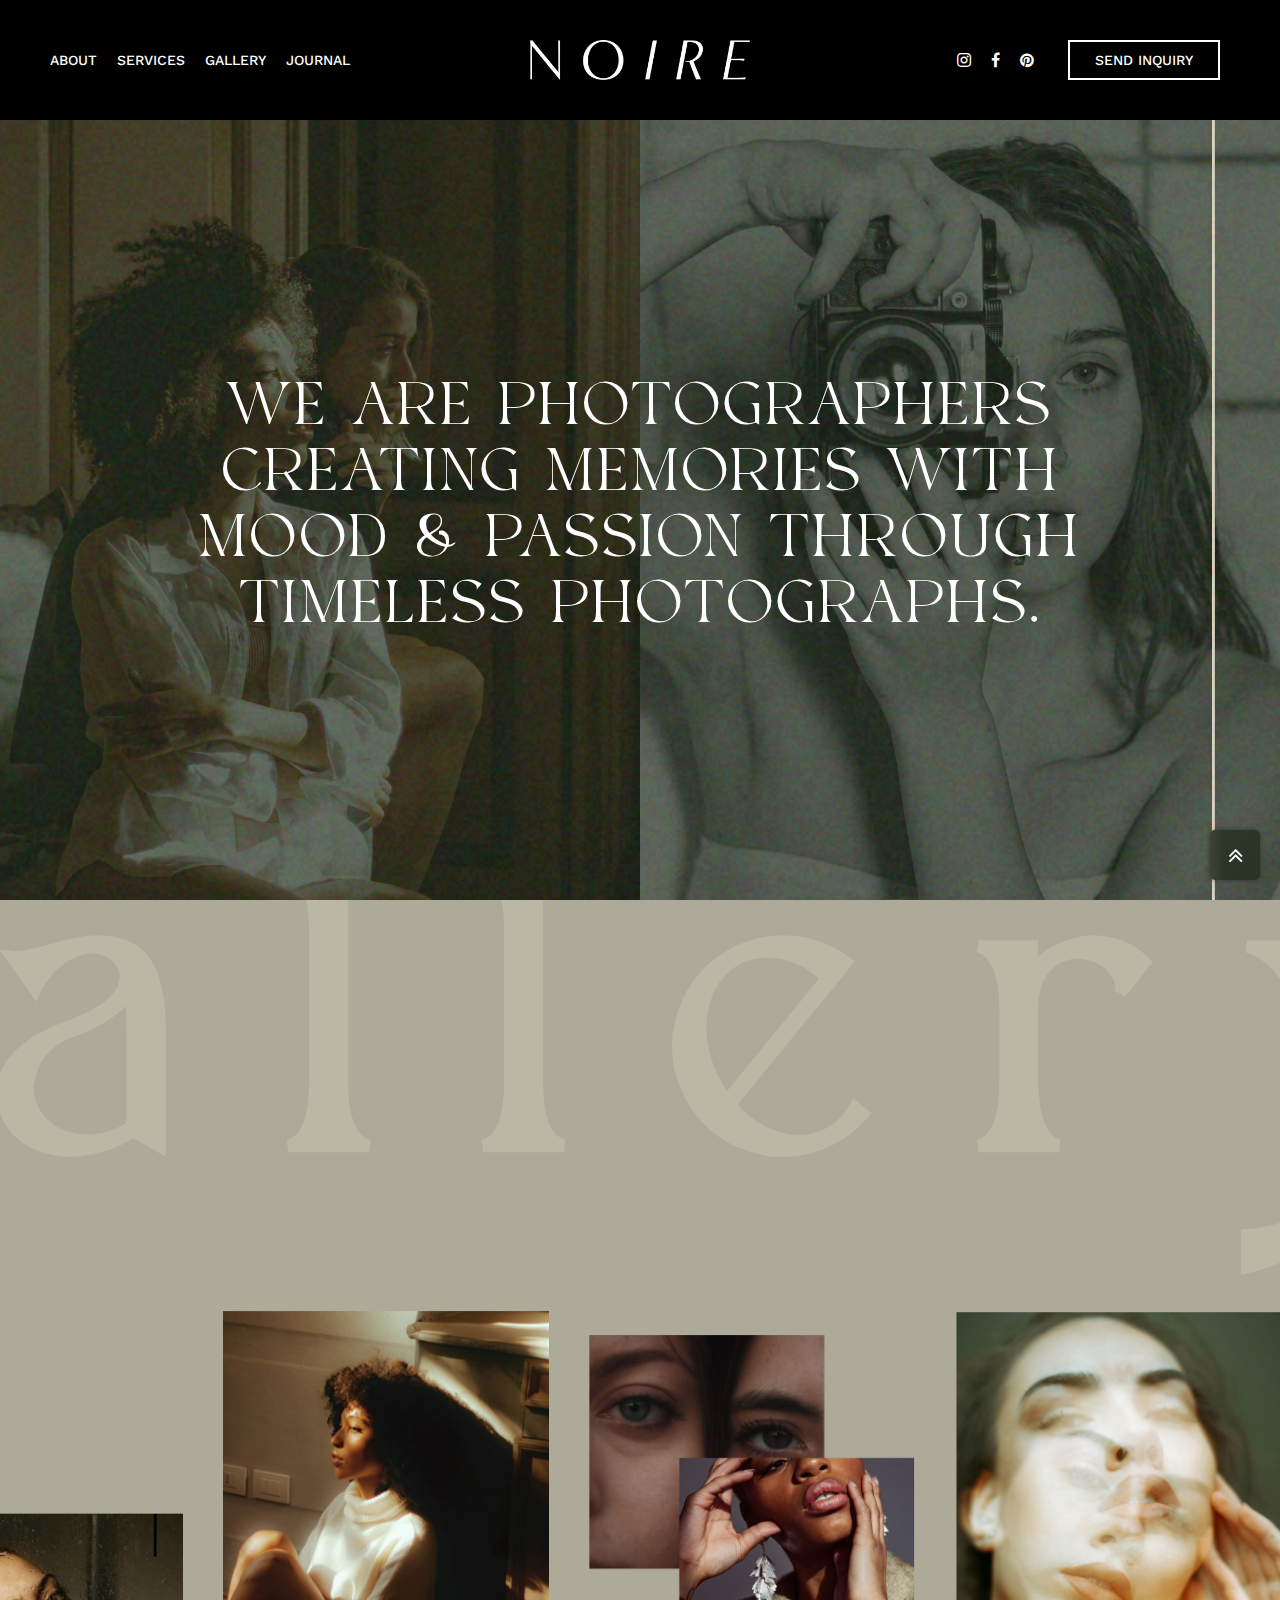
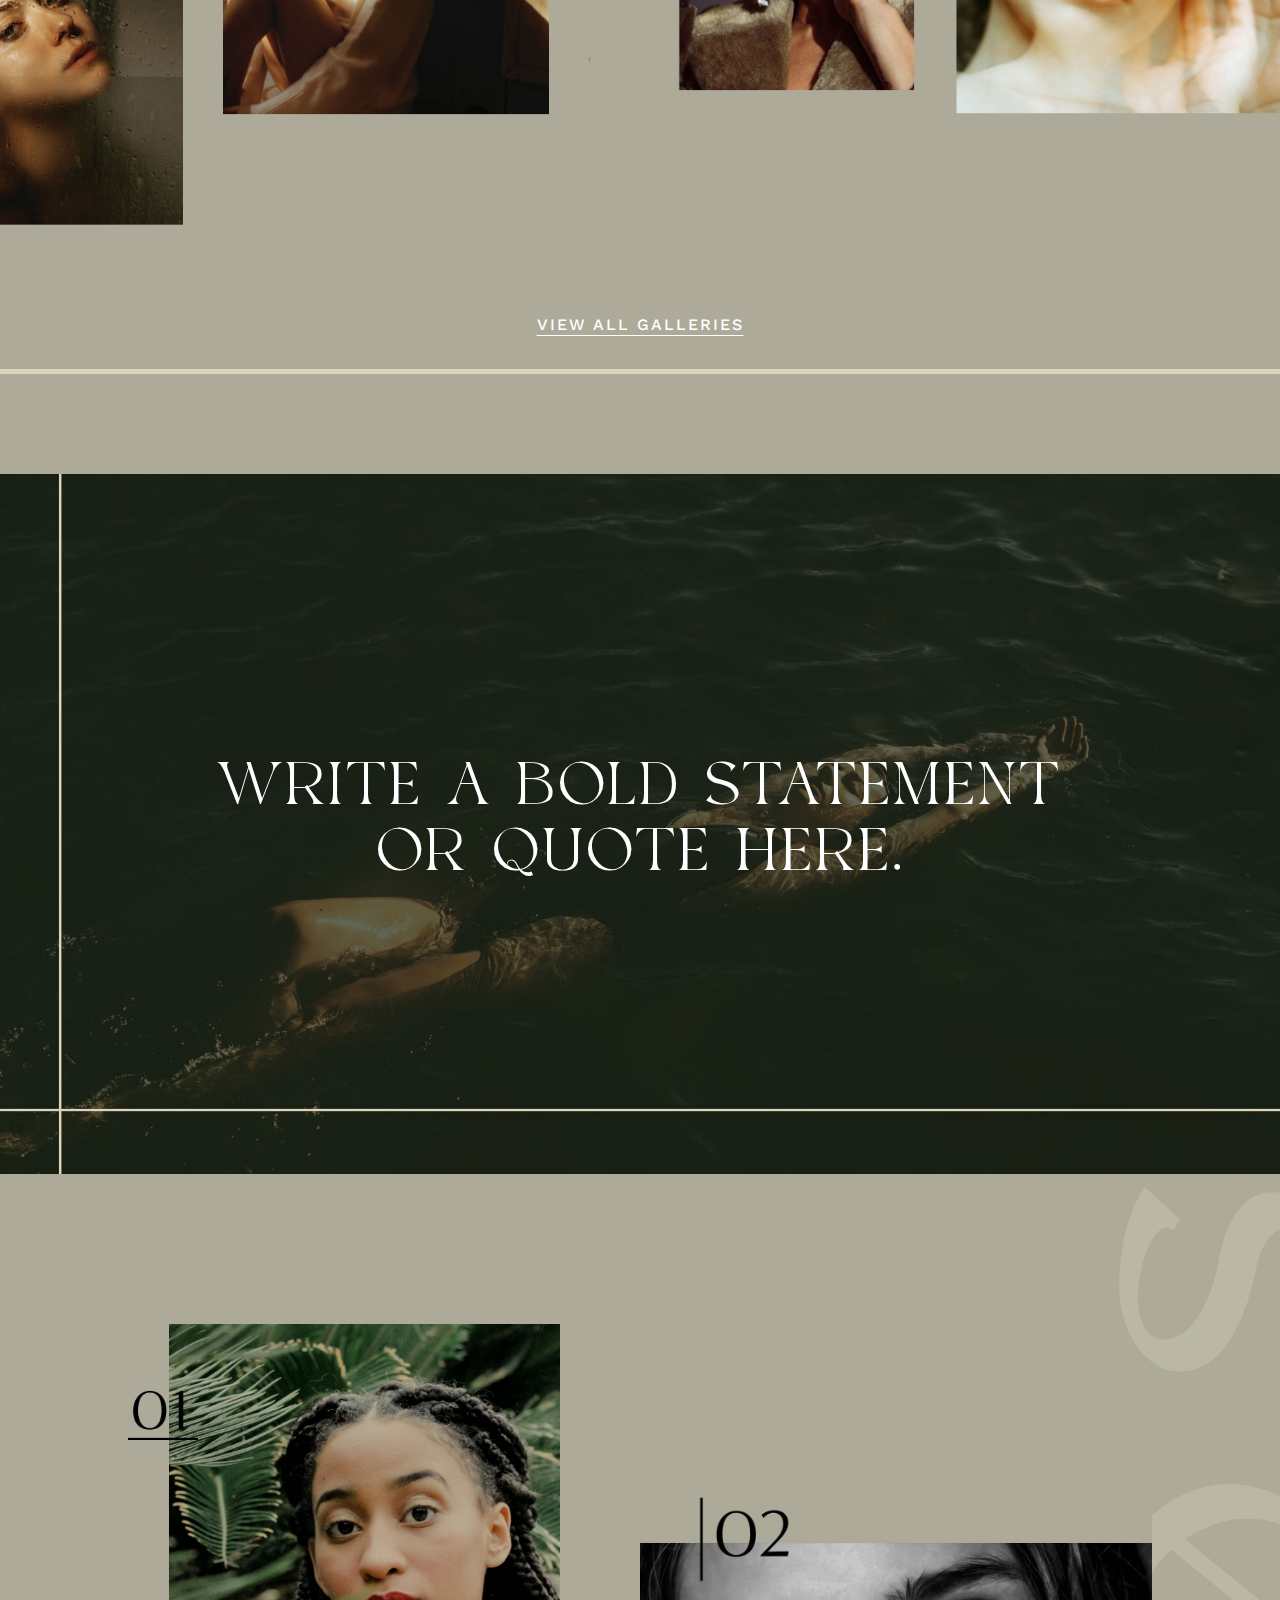
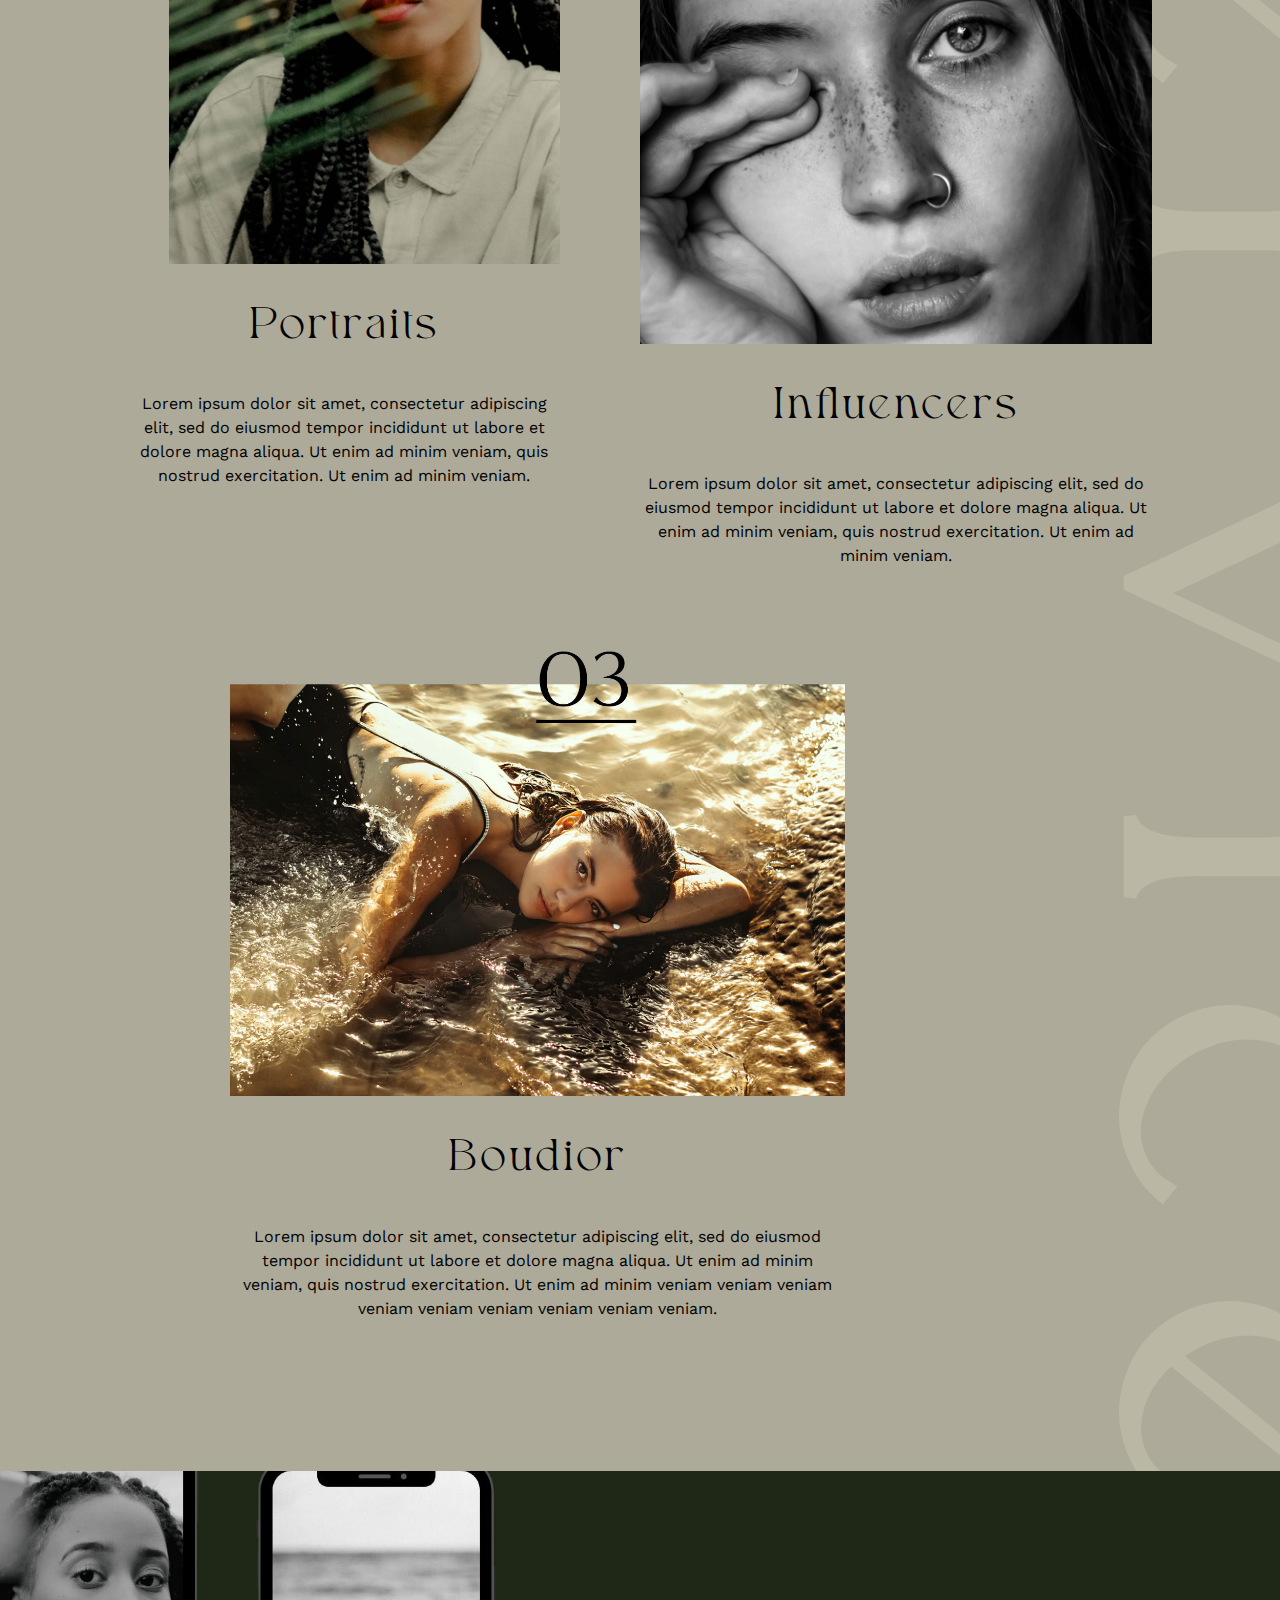
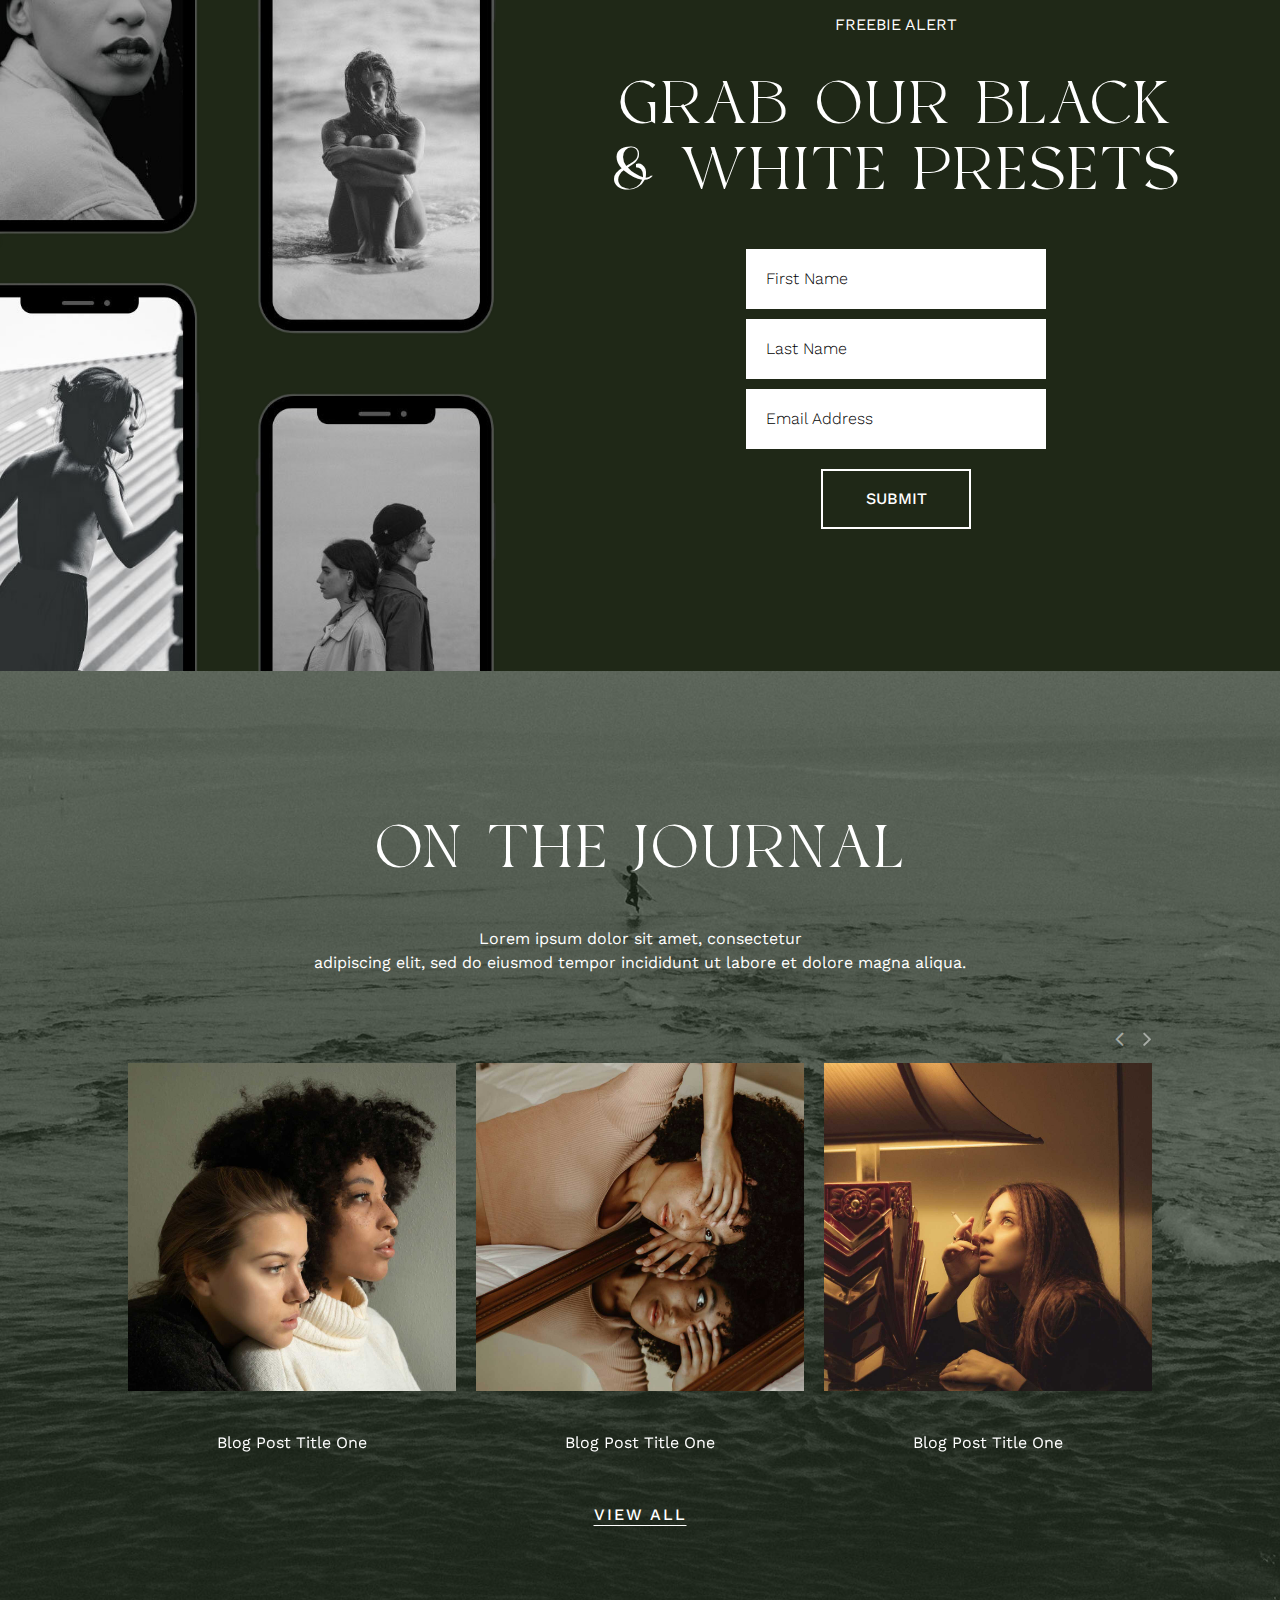
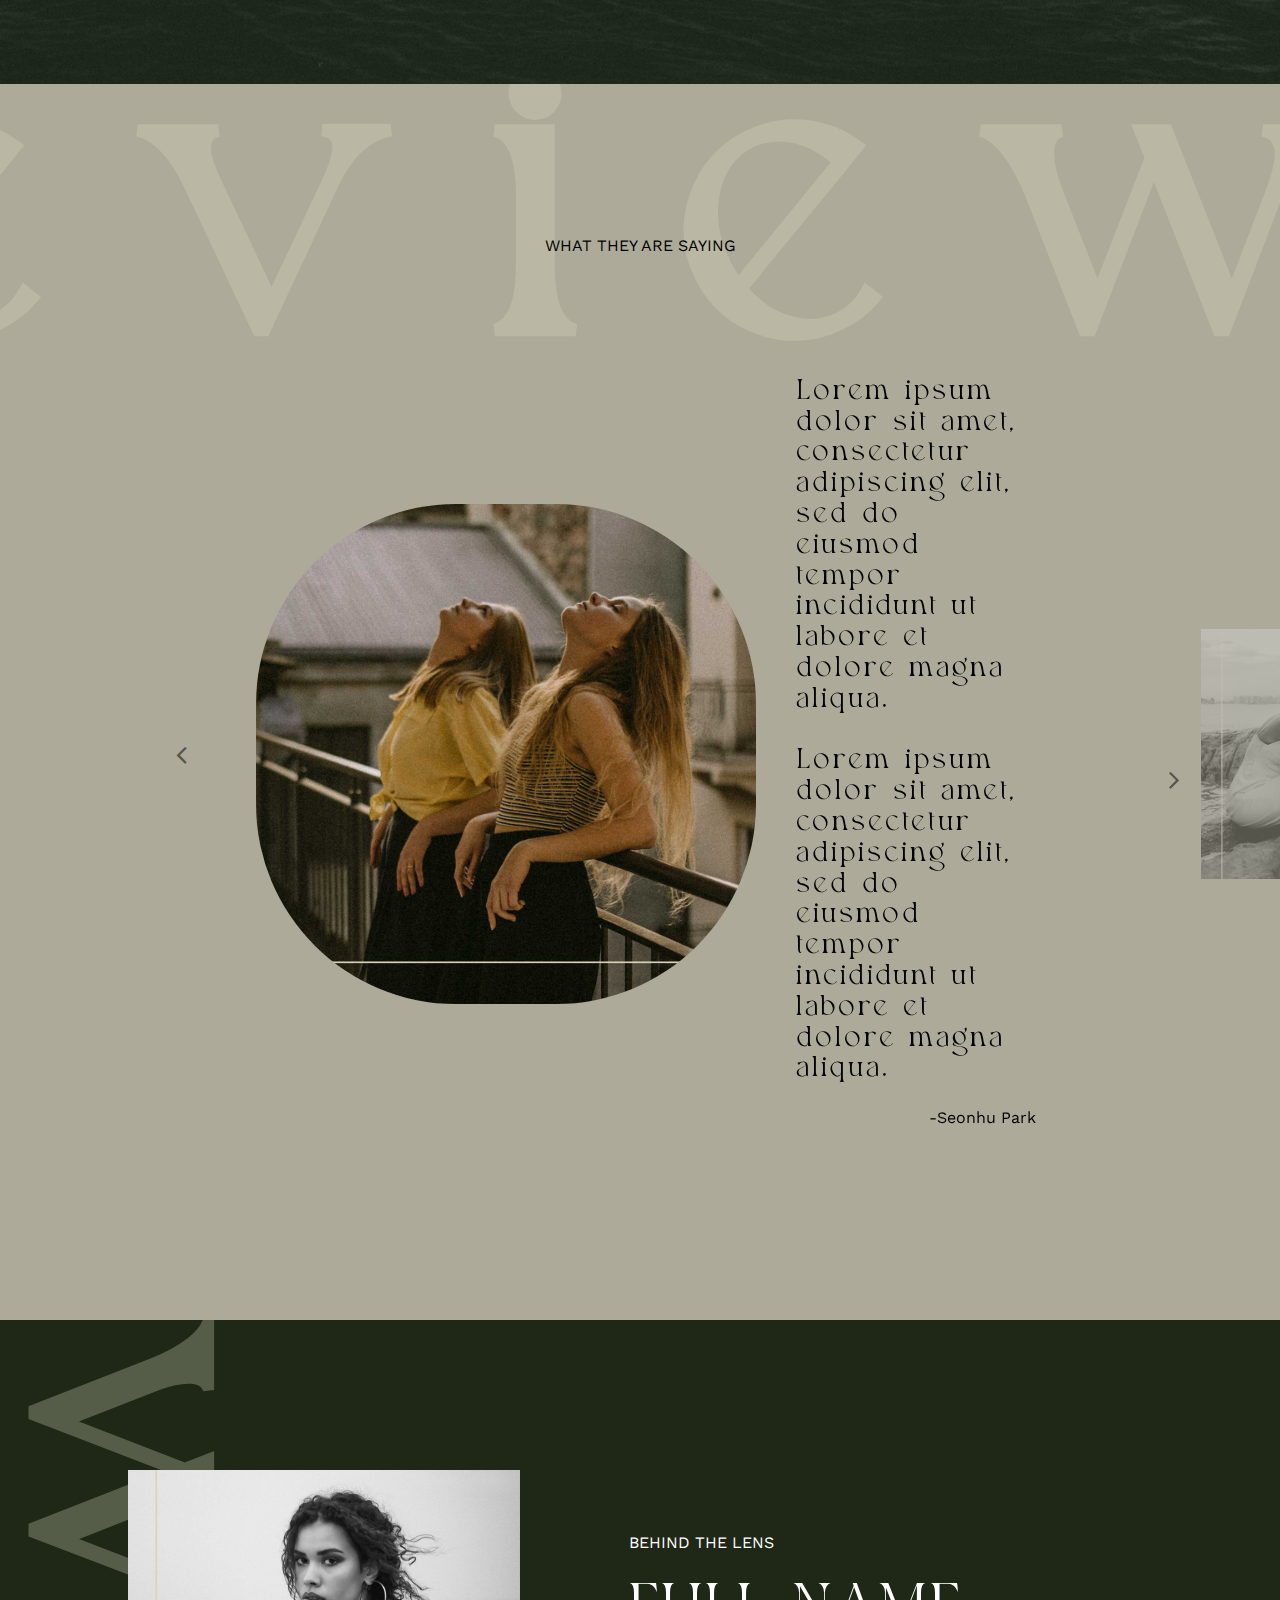
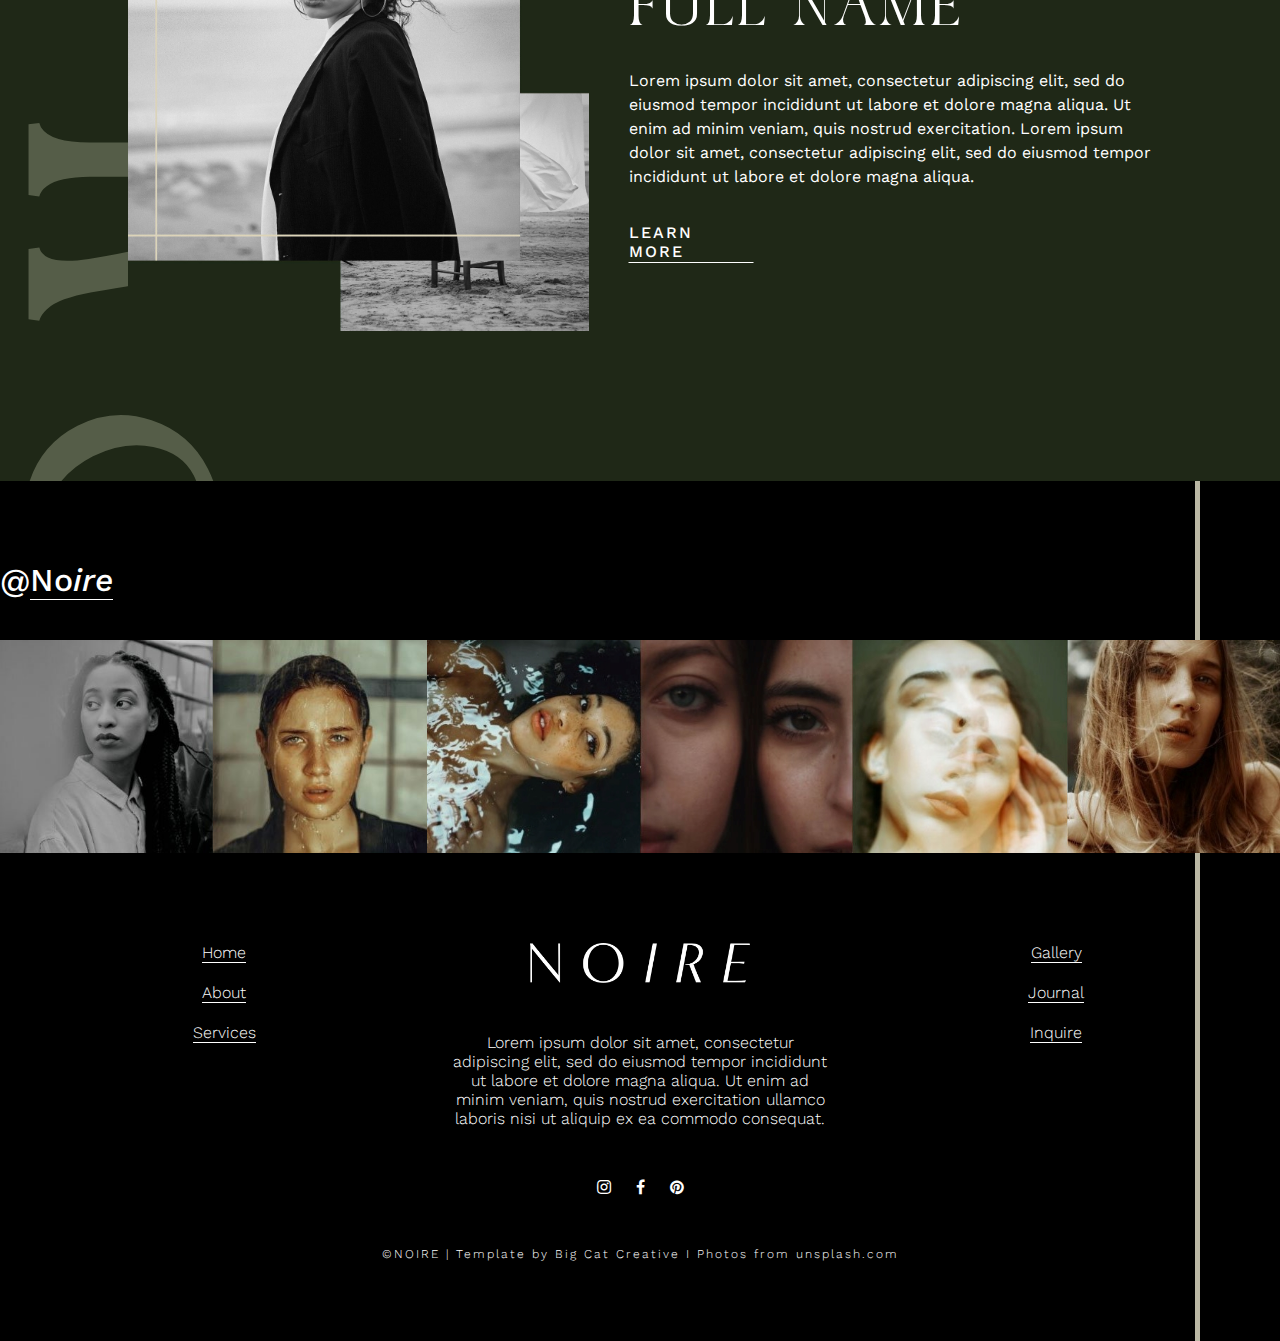
<file: index.html>
<!DOCTYPE html>
<html lang="ko">
<head>
    <meta charset="UTF-8">
    <meta http-equiv="X-UA-Compatible" content="IE=edge">
    <meta name="viewport" content="width=device-width, initial-scale=1.0">
    <title>NOIRE</title>
    <link rel="shortcut icon" href="./resource/images/default-favicon.ico">
    <link rel="stylesheet" href="./resource/css/slick.css">
    <link rel="stylesheet" href="https://cdnjs.cloudflare.com/ajax/libs/font-awesome/5.8.2/css/all.min.css"/>
    <link rel="stylesheet" href="https://cdnjs.cloudflare.com/ajax/libs/font-awesome/4.7.0/css/font-awesome.css"/>
    <link href="https://fonts.googleapis.com/css2?family=Work+Sans:wght@100;300;500;900&display=swap" rel="stylesheet">
    <link rel="stylesheet" href="./resource/css/reset.css">
    <link rel="stylesheet" href="./resource/css/style.css">
</head>
<body>
    <!-- #wrap -->
    <div id="wrap">
        <!-- #header -->
        <div id="header"></div>
        <!-- //#header -->
        <!-- #contents -->
        <div id="contents">
            <!-- .visual -->
            <div class="stn visual bg_filter">
                <h2 class="stn_main_tit">
                    WE ARE PHOTOGRAPHERS<br>
                    CREATING MEMORIES WITH<br>
                    MOOD & PASSION THROUGH<br>
                    TIMELESS PHOTOGRAPHS.
                </h2>
            </div>
            <!-- //.visual -->
            <!-- .gallery_list -->
            <div class="stn gallery_list">
                <p class="bg_txt">gallery</p>
                <ul class="main_slick">
                    <li>
                        <img src="./resource/images/img_slick04.jpg" alt="갤러리">
                    </li>
                    <li>
                        <img src="./resource/images/img_slick03.jpg" alt="갤러리">
                    </li>
                    <li>
                        <img src="./resource/images/img_slick02.jpg" alt="갤러리">
                    </li>
                    <li>
                        <img src="./resource/images/img_slick01.jpg" alt="갤러리" class="align_bottom">
                    </li>
                </ul>
                <a href="./gallery.html" target="_self" class="btn_more_info">VIEW ALL GALLERIES</a>
            </div>
            <!-- //.gallery_list -->
            <!-- .mid_visual -->
            <div class="stn mid_visual">
                <h3 class="stn_main_tit">
                    WRITE A BOLD STATEMENT<br>
                    OR QUOTE HERE.
                </h3>
            </div>
            <!-- //.mid_visual -->
            <!-- .intro_service -->
            <div class="stn intro_service">
                <p class="bg_txt">service</p>
                <div class="cont_mid">
                    <div class="lst01">
                        <img src="./resource/images/img_human25.jpg" alt="소개1">
                        <p class="stn_sub_tit">Portraits</p>
                        <p class="stn_main_txt">
                            Lorem ipsum dolor sit amet, consectetur adipiscing elit, sed do eiusmod tempor incididunt ut labore et dolore magna aliqua. Ut enim ad minim veniam, quis nostrud exercitation. Ut enim ad minim veniam.
                        </p>
                    </div>
                    <div class="lst02">
                        <img src="./resource/images/img_human24.jpg" alt="소개1">
                        <p class="stn_sub_tit">Influencers</p>
                        <p class="stn_main_txt">
                            Lorem ipsum dolor sit amet, consectetur adipiscing elit, sed do eiusmod tempor incididunt ut labore et dolore magna aliqua. Ut enim ad minim veniam, quis nostrud exercitation. Ut enim ad minim veniam.</p>
                    </div>
                    <div class="lst03">
                        <img src="./resource/images/img_human27.jpg" alt="소개1">
                        <p class="stn_sub_tit">Boudior</p>
                        <p class="stn_main_txt">
                            Lorem ipsum dolor sit amet, consectetur adipiscing elit, sed do eiusmod tempor incididunt ut labore et dolore magna aliqua. Ut enim ad minim veniam, quis nostrud exercitation. Ut enim ad minim veniam veniam veniam veniam veniam veniam veniam veniam veniam.</p>
                    </div>
                </div>
            </div>
            <!-- //.intro_service -->
            <!-- .join_area -->
            <div class="stn join_area scroll_stn">
                <div class="bg_device">
                    <img src="./resource/images/img_device.png" alt="디바이스">
                </div>
                <div class="form">
                    <p class="stn_main_txt">FREEBIE ALERT</p>
                    <h3 class="stn_main_tit">
                        GRAB OUR BLACK<br>
                        & WHITE PRESETS
                    </h3>
                    <form>
                        <input type="name" placeholder="First Name" autocomplete="off" required>
                        <input type="name" placeholder="Last Name" autocomplete="off">
                        <input type="email" placeholder="Email Address" autocomplete="off" required>
                        <button type="submit">SUBMIT</button>
                    </form>
                </div>
            </div>
            <!-- //.join_area -->
            <!-- .journal_list -->
            <div class="stn journal_list">
                <div class="cont_mid">
                    <h3 class="stn_main_tit">
                        ON THE JOURNAL
                    </h3>
                    <p class="stn_main_txt">
                        Lorem ipsum dolor sit amet, consectetur<br>
                        adipiscing elit, sed do eiusmod tempor incididunt ut labore et dolore magna aliqua.
                    </p>
                    <ul class="sub_slick">
                        <li>
                            <a href="#" target="_self">
                                <img src="./resource/images/img_human06.jpg" alt="포스트">
                                <p class="stn_main_txt">Blog Post Title One</p>
                            </a>
                        </li>
                        <li>
                            <a href="#" target="_self">
                                <img src="./resource/images/img_human08.jpg" alt="포스트">
                                <p class="stn_main_txt">Blog Post Title One</p>
                            </a>
                        </li>
                        <li>
                            <a href="#" target="_self">
                                <img src="./resource/images/img_human07.jpg" alt="포스트">
                                <p class="stn_main_txt">Blog Post Title One</p>
                            </a>
                        </li>
                        <li>
                            <a href="#" target="_self">
                                <img src="./resource/images/img_human05.jpg" alt="포스트">
                                <p class="stn_main_txt">Blog Post Title One</p>
                            </a>
                        </li>
                    </ul>
                    <a href="./journal.html" target="_self" class="btn_more_info">VIEW ALL</a>
                </div>
            </div>
            <!-- //.journal_list -->
            <!-- .reviews -->
            <div class="stn reviews">
                <p class="bg_txt">reviews</p>
                <div class="cont_mid slick_area">
                    <h4 class="stn_main_txt">
                        WHAT THEY ARE SAYING
                    </h4>
                    <ul class="sub_slick02">
                        <li class="scaleUp">
                            <img src="./resource/images/img_human03.jpg" alt="thumnail image">
                            <div>
                                <p class="stn_main_tit">
                                    Lorem ipsum dolor sit amet, consectetur adipiscing elit, sed do eiusmod tempor incididunt ut labore et dolore magna aliqua.<br><br>
                                    Lorem ipsum dolor sit amet, consectetur adipiscing elit, sed do eiusmod tempor incididunt ut labore et dolore magna aliqua.
                                </p>
                                <p class="stn_main_txt">-Seonhu Park</p>
                            </div>
                        </li>
                        <li class="scaleUp">
                            <img src="./resource/images/img_human04.jpg" alt="thumnail image">
                            <div>
                                <p class="stn_main_tit">
                                    Lorem ipsum dolor sit amet, consectetur adipiscing elit, sed do eiusmod tempor incididunt ut labore et dolore magna aliqua.<br><br>
                                    Lorem ipsum dolor sit amet, consectetur adipiscing elit, sed do eiusmod tempor incididunt ut labore et dolore magna aliqua.
                                </p>
                                <p class="stn_main_txt">-PARK SEON HU</p>
                            </div>
                        </li>
                        <li class="scaleUp">
                            <img src="./resource/images/img_human05.jpg" alt="thumnail image">
                            <div>
                                <p class="stn_main_tit">
                                    Lorem ipsum dolor sit amet, consectetur adipiscing elit, sed do eiusmod tempor incididunt ut labore et dolore magna aliqua.<br><br>
                                    Lorem ipsum dolor sit amet, consectetur adipiscing elit, sed do eiusmod tempor incididunt ut labore et dolore magna aliqua.
                                </p>
                                <p class="stn_main_txt">-PARK SEON HU</p>
                            </div>
                        </li>
                    </ul>
                </div>
            </div>
            <!-- //.reviews -->
            <!-- .ceo_profile -->
            <div class="stn ceo_profile">
                <p class="bg_txt">who</p>
                <div class="cont_mid">
                    <div class="img_area">
                        <img src="./resource/images/img_human26.jpg" alt="프로필">
                    </div>
                    <div class="desc_area">
                        <p class="stn_main_txt">
                            BEHIND THE LENS
                        </p>
                        <h3 class="stn_main_tit">
                            FULL NAME
                        </h3>
                        <p class="stn_main_txt">
                            Lorem ipsum dolor sit amet, consectetur adipiscing elit, sed do eiusmod tempor incididunt ut labore et dolore magna aliqua. Ut enim ad minim veniam, quis nostrud exercitation. Lorem ipsum dolor sit amet, consectetur adipiscing elit, sed do eiusmod tempor incididunt ut labore et dolore magna aliqua.
                        </p>
                        <a href="#" target="_self" class="btn_more_info">LEARN MORE</a>
                    </div>
                </div>
            </div>
            <!-- //.ceo_profile -->
        </div>
        <!-- //#contents -->
        <!-- #footer -->
        <div id="footer"></div>
        <!-- //#footer -->
    </div>
    <!-- //#wrap -->

    <script type="text/javascript" src="./resource/js/jquery-1.11.2.min.js"></script>
    <script type="text/javascript" src="./resource/js/slick.min.js"></script>
    <script type="text/javascript" src="./resource/js/common.js"></script>
</body>
</html>
</file>
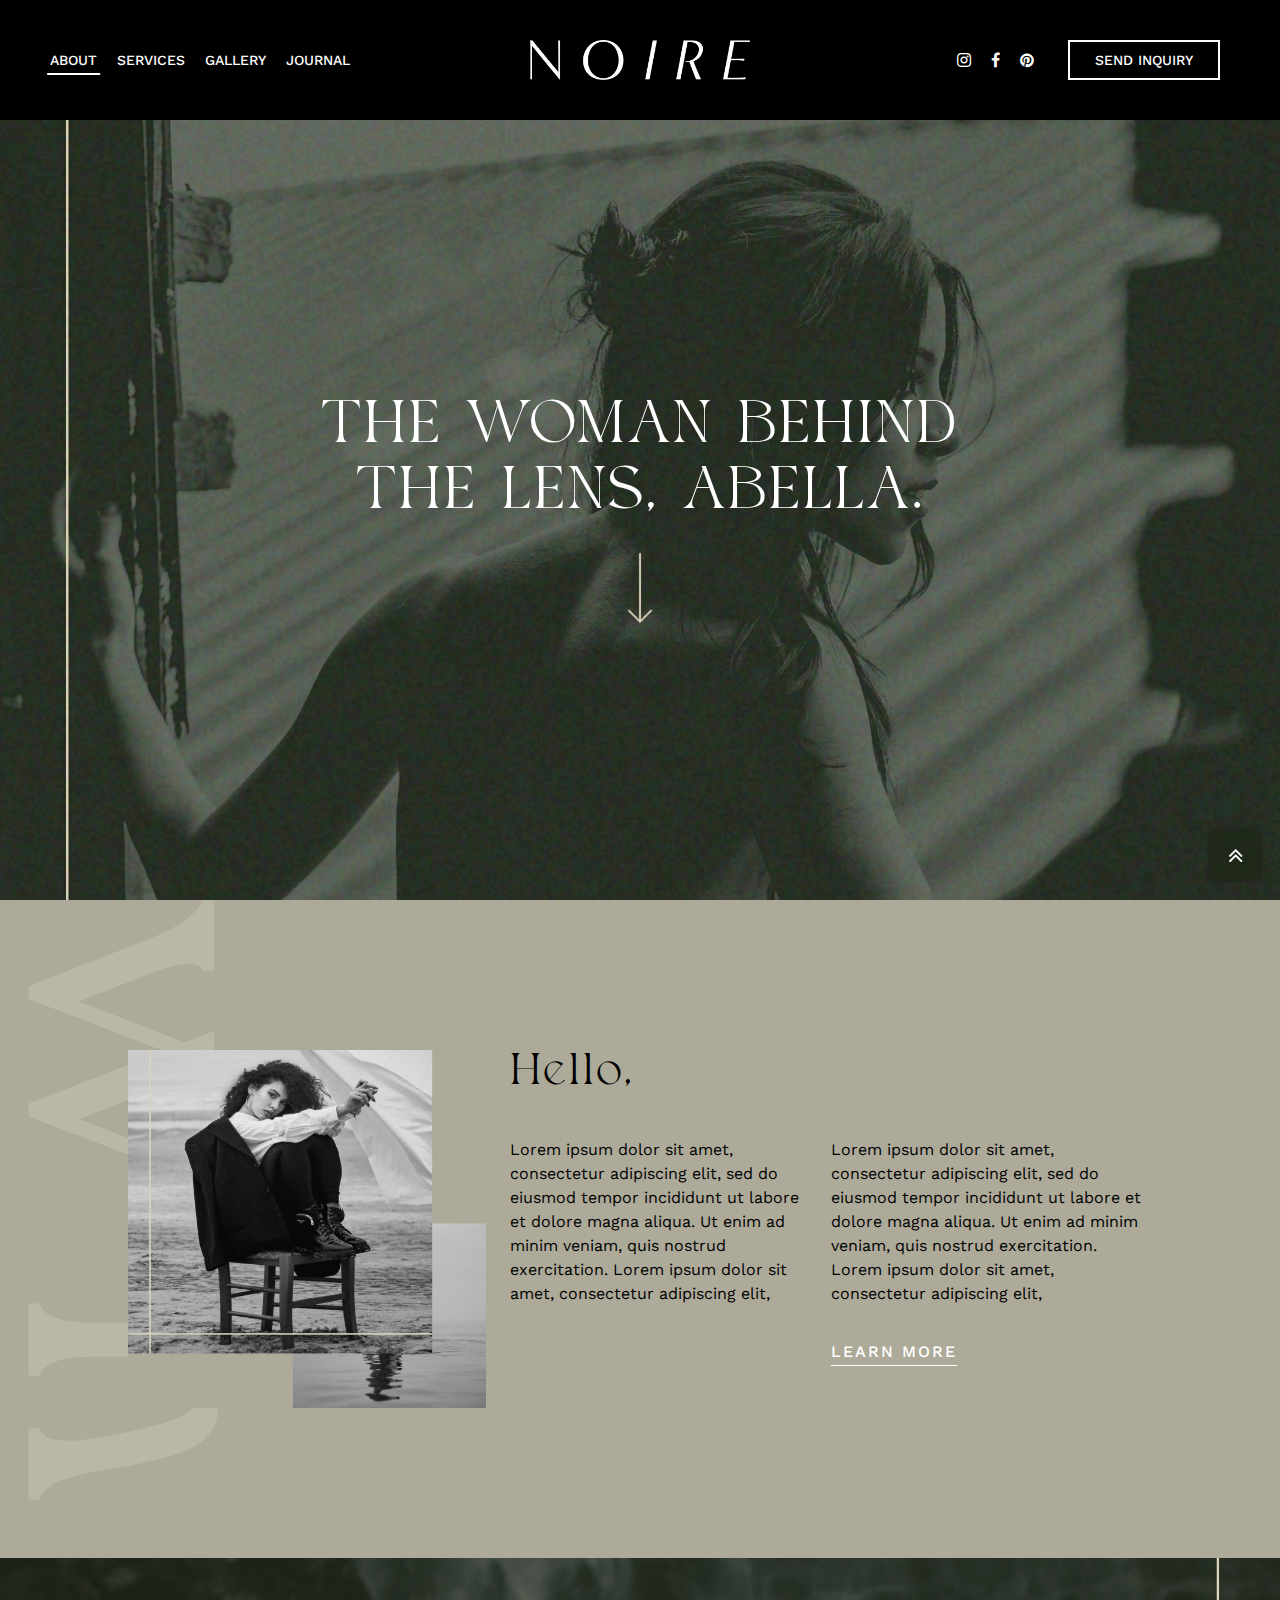
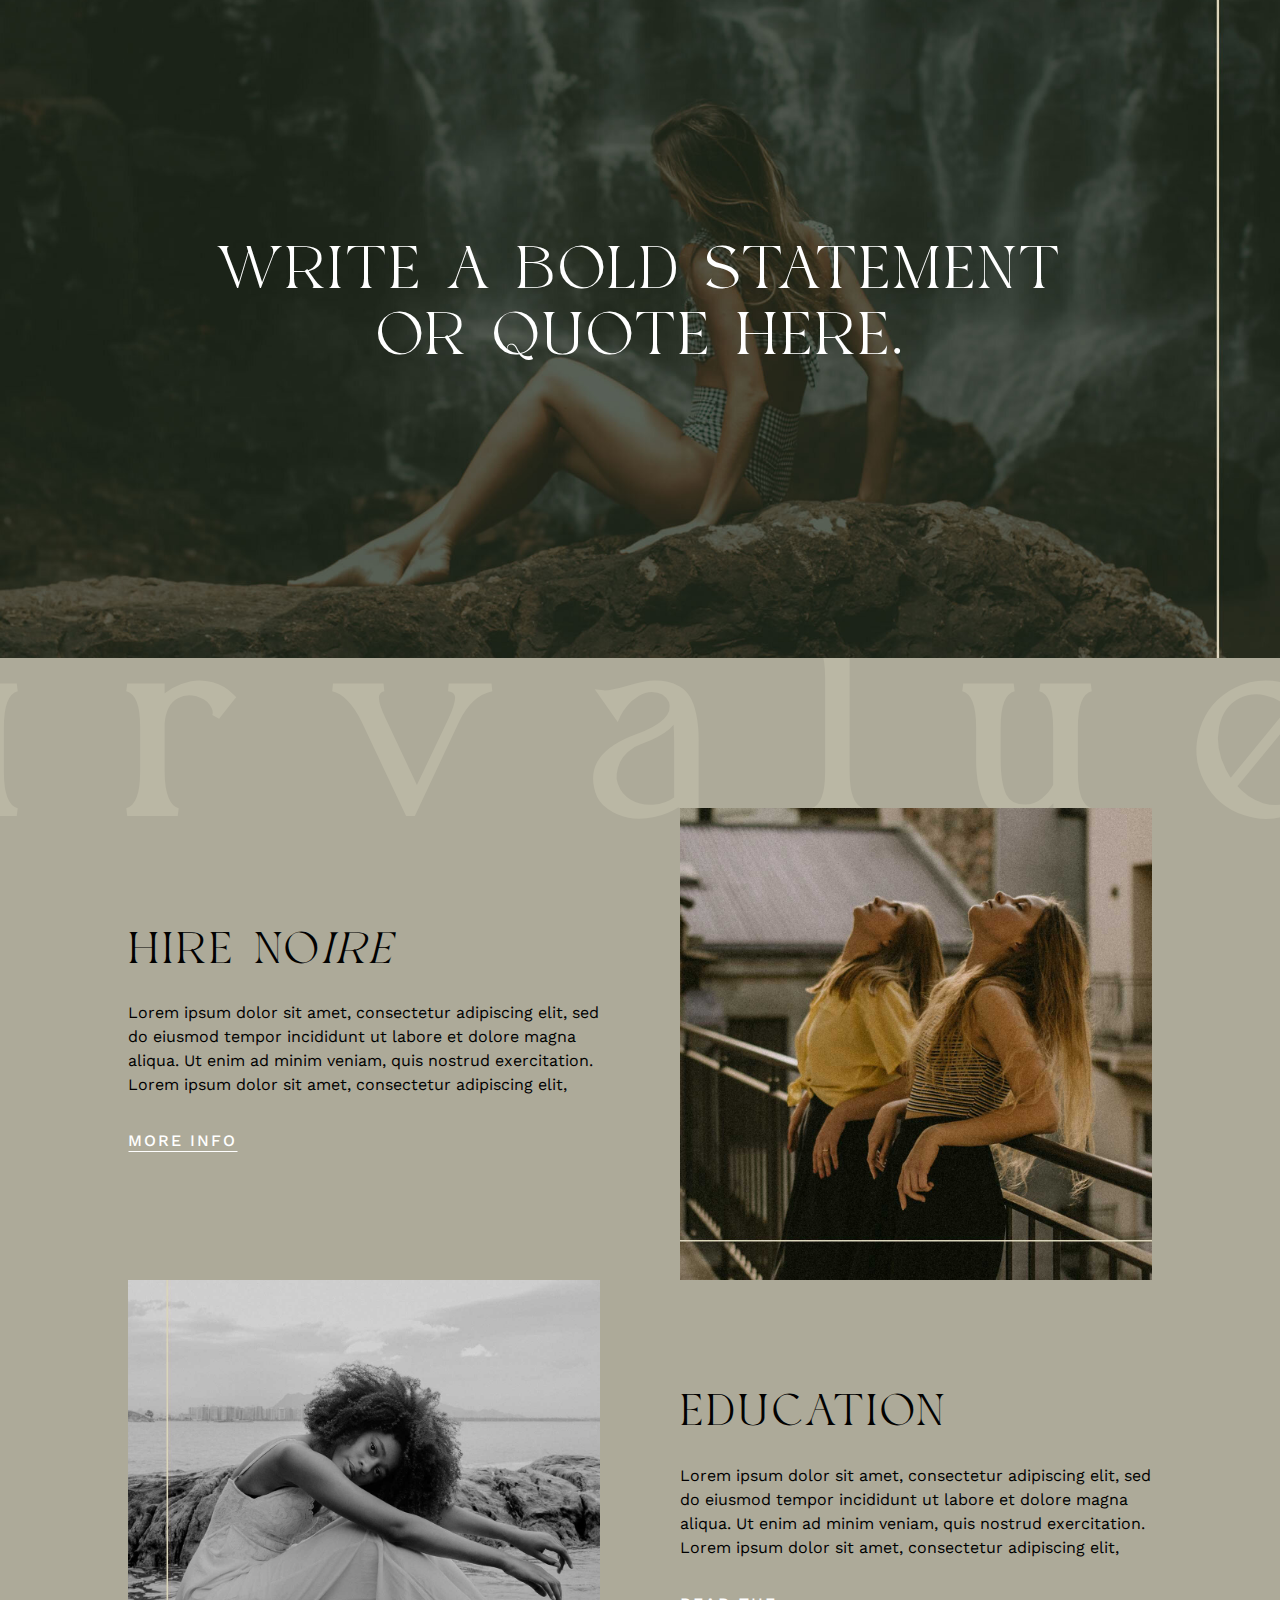
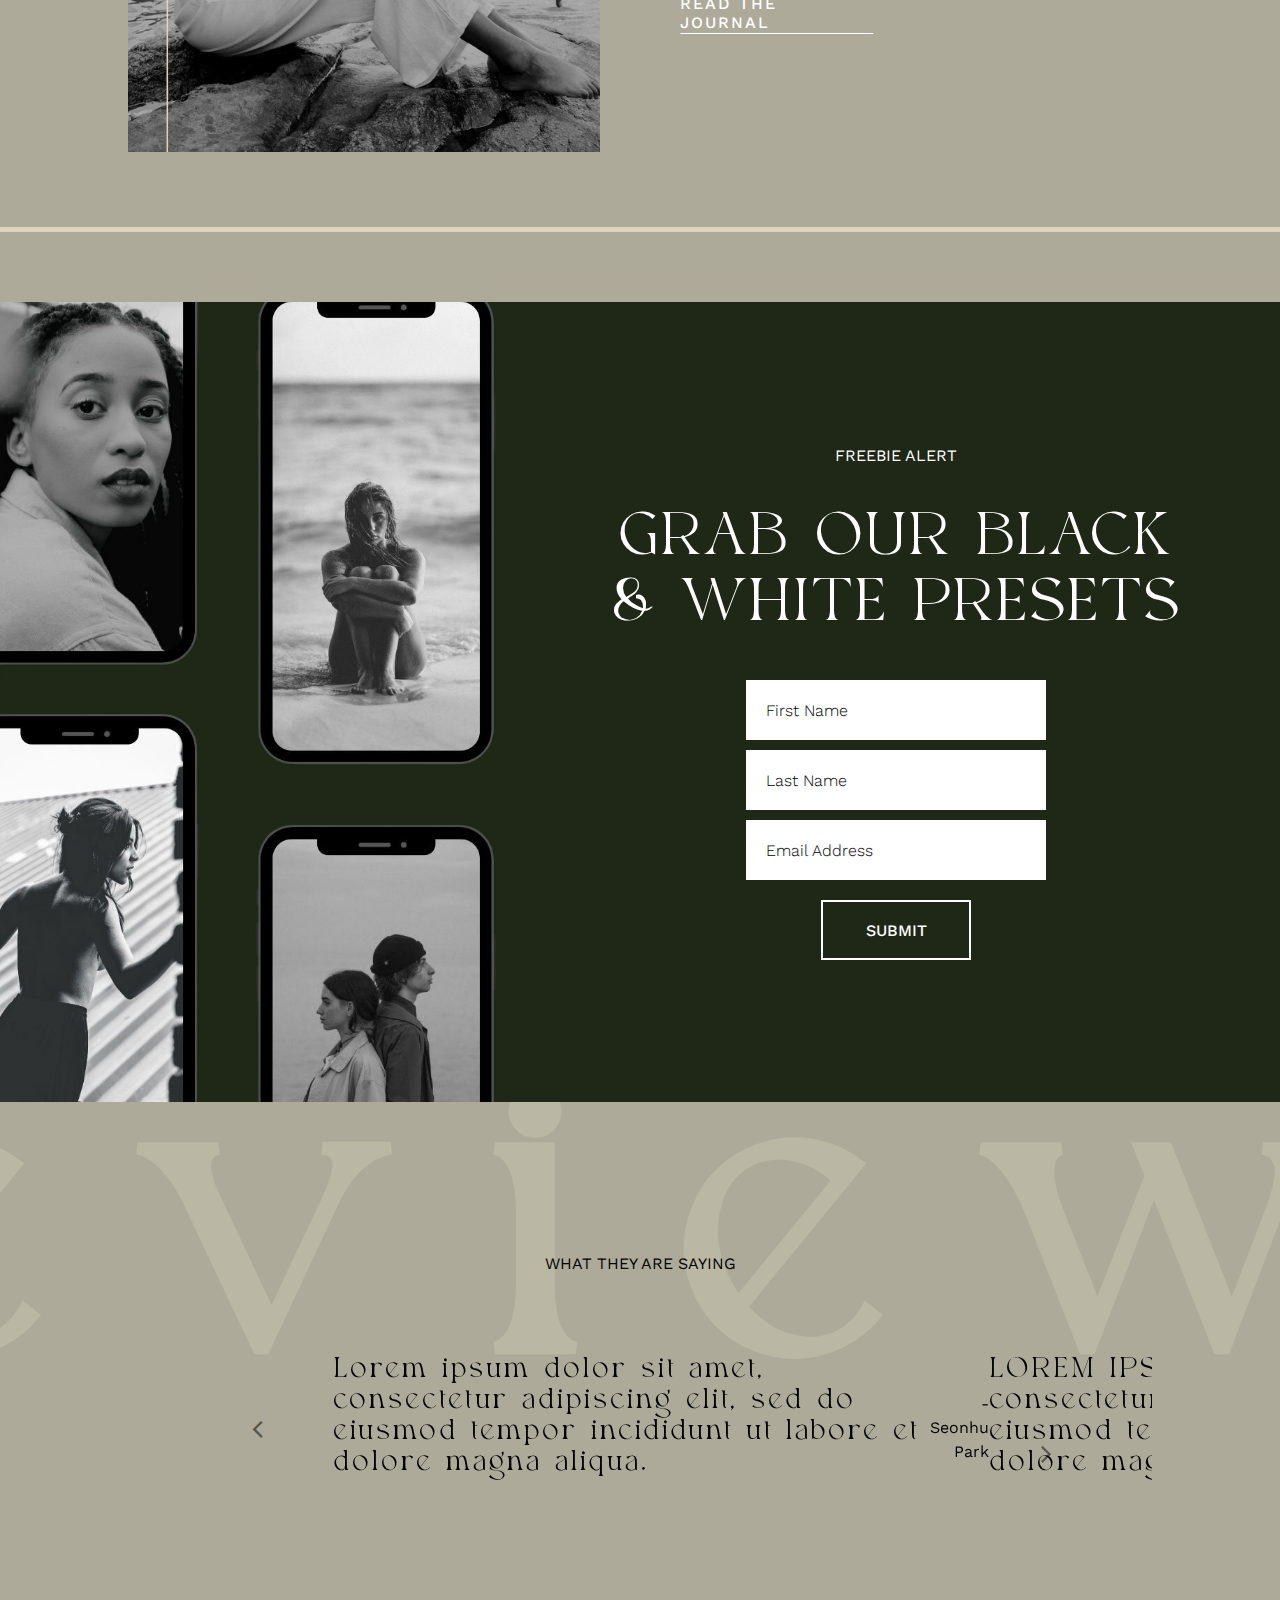
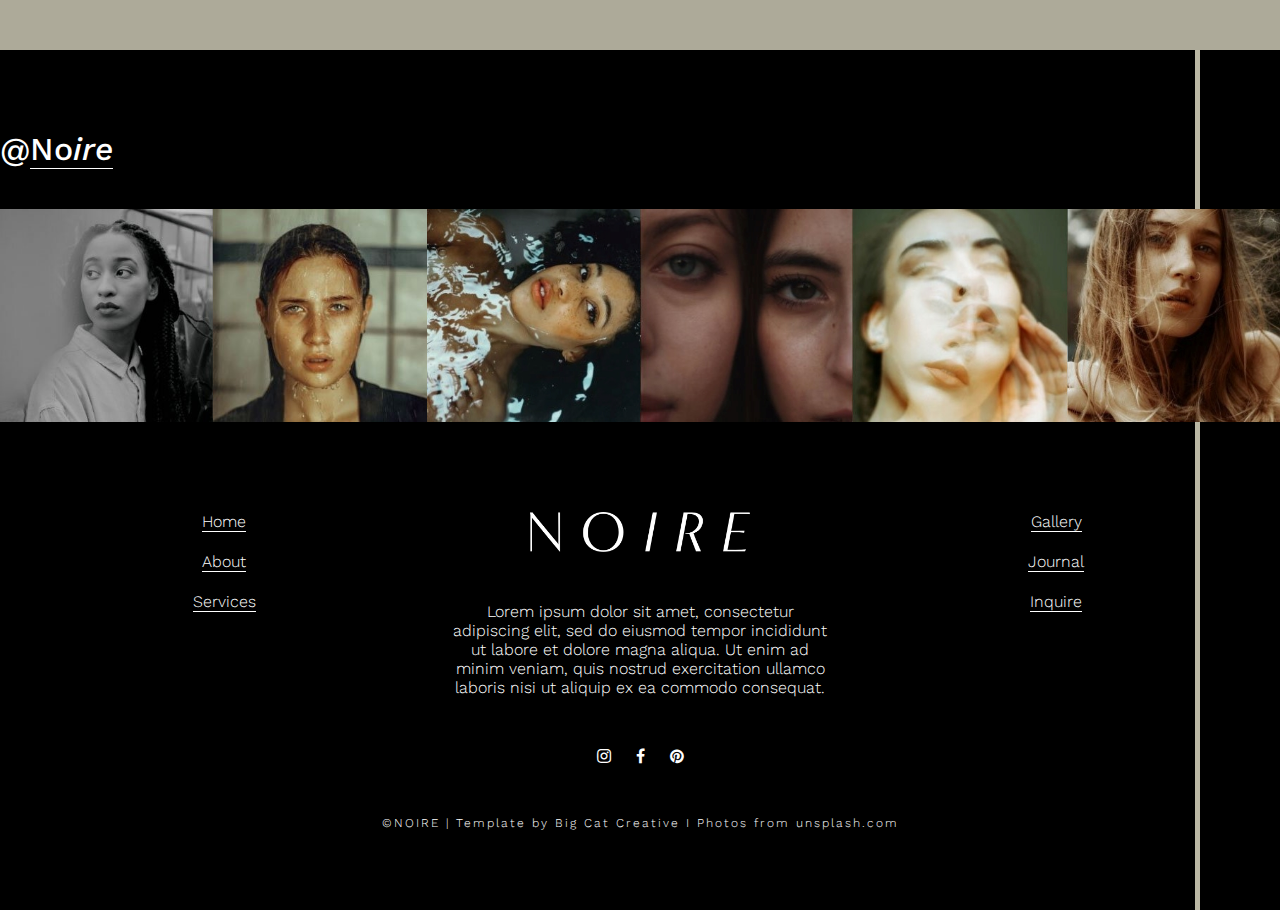
<file: about.html>
<!DOCTYPE html>
<html lang="ko">
<head>
    <meta charset="UTF-8">
    <meta http-equiv="X-UA-Compatible" content="IE=edge">
    <meta name="viewport" content="width=device-width, initial-scale=1.0">
    <title>NOIRE-about</title>
    <link rel="shortcut icon" href="./resource/images/default-favicon.ico">
    <link rel="stylesheet" href="./resource/css/slick.css">
    <link rel="stylesheet" href="https://cdnjs.cloudflare.com/ajax/libs/font-awesome/5.8.2/css/all.min.css"/>
    <link rel="stylesheet" href="https://cdnjs.cloudflare.com/ajax/libs/font-awesome/4.7.0/css/font-awesome.css"/>
    <link href="https://fonts.googleapis.com/css2?family=Work+Sans:wght@100;300;500;900&display=swap" rel="stylesheet">
    <link rel="stylesheet" href="./resource/css/reset.css">
    <link rel="stylesheet" href="./resource/css/style.css">
</head>
<body>
    <!-- #wrap -->
    <div id="wrap" class="page_about">
        <!-- #header -->
        <div id="header"></div>
        <!-- //#header -->
        <!-- #contents -->
        <div id="contents">

            <!-- .visual -->
            <div class="stn visual bg_filter">
                <h2 class="stn_main_tit">
                    THE WOMAN BEHIND<br>
                    THE LENS, ABELLA.<br>
                    <img src="./resource/images/img_arrow.png" alt="arrow">
                </h2>
            </div>
            <!-- //.visual -->

            <!-- .owner_profile -->
            <div class="stn owner_profile">
                <p class="bg_txt">who</p>
                <div class="cont_mid">
                    <div class="img_area">
                        <img src="./resource/images/img_human02.jpg" alt="프로필">
                    </div>
                    <div class="desc_area">
                        <h3 class="stn_sub_tit">
                            Hello,
                        </h3>
                        <div class="desc_box">
                            <p class="stn_main_txt">
                                Lorem ipsum dolor sit amet, consectetur adipiscing elit, sed do eiusmod tempor incididunt ut labore et dolore magna aliqua. Ut enim ad minim veniam, quis nostrud exercitation. Lorem ipsum dolor sit amet, consectetur adipiscing elit,
                            </p>
                            <p class="stn_main_txt">
                                Lorem ipsum dolor sit amet, consectetur adipiscing elit, sed do eiusmod tempor incididunt ut labore et dolore magna aliqua. Ut enim ad minim veniam, quis nostrud exercitation. Lorem ipsum dolor sit amet, consectetur adipiscing elit,<br>
                                <a href="#" target="_self" class="btn_more_info">LEARN MORE</a>
                            </p>
                        </div>
                    </div>
                </div>
            </div>
            <!-- //.owner_profile -->
            
            <!-- .mid_visual -->
            <div class="stn mid_visual">
                <h3 class="stn_main_tit">
                    WRITE A BOLD STATEMENT<br>
                    OR QUOTE HERE.
                </h3>
            </div>
            <!-- //.mid_visual -->

            <!-- .values -->
            <div class="stn values">
                <p class="bg_txt">ourvalues</p>
                <div class="cont_mid">
                    <div class="cont">
                        <div class="desc_area">
                            <h3 class="stn_sub_tit">
                                HIRE NO<i>IRE</i>
                            </h3>
                            <p class="stn_main_txt">
                                Lorem ipsum dolor sit amet, consectetur adipiscing elit, sed do eiusmod tempor incididunt ut labore et dolore magna aliqua. Ut enim ad minim veniam, quis nostrud exercitation. Lorem ipsum dolor sit amet, consectetur adipiscing elit,
                            </p>
                            <a href="#" target="_self" class="btn_more_info">MORE INFO</a>
                        </div>
                        <img src="./resource/images/img_human03.jpg" alt="human">
                    </div>
                    <div class="cont">
                        <img src="./resource/images/img_human04.jpg" alt="human">
                        <div class="desc_area">
                            <h3 class="stn_sub_tit">
                                EDUCATION
                            </h3>
                            <p class="stn_main_txt">
                                Lorem ipsum dolor sit amet, consectetur adipiscing elit, sed do eiusmod tempor incididunt ut labore et dolore magna aliqua. Ut enim ad minim veniam, quis nostrud exercitation. Lorem ipsum dolor sit amet, consectetur adipiscing elit,
                            </p>
                            <a href="#" target="_self" class="btn_more_info">READ THE JOURNAL</a>
                        </div>
                    </div>
                </div>
            </div>
            <!-- //.values -->

            <!-- .join_area -->
            <div class="stn join_area scroll_stn">
                <div class="bg_device">
                    <img src="./resource/images/img_device.png" alt="디바이스">
                </div>
                <div class="form">
                    <p class="stn_main_txt">FREEBIE ALERT</p>
                    <h3 class="stn_main_tit">
                        GRAB OUR BLACK<br>
                        & WHITE PRESETS
                    </h3>
                    <form>
                        <input type="name" placeholder="First Name" required>
                        <input type="name" placeholder="Last Name">
                        <input type="email" placeholder="Email Address" required>
                        <button type="submit">SUBMIT</button>
                    </form>
                </div>
            </div>
            <!-- //.join_area -->

            <!-- .reviews -->
            <div class="stn reviews">
                <p class="bg_txt">reviews</p>
                <div class="cont_mid">
                    <h4 class="stn_main_txt">
                        WHAT THEY ARE SAYING
                    </h4>
                    <ul class="sub_slick02">
                        <li>
                            <p class="stn_main_tit">
                                Lorem ipsum dolor sit amet, consectetur adipiscing elit, sed do eiusmod tempor incididunt ut labore et dolore magna aliqua.
                            </p>
                            <p class="stn_main_txt">-Seonhu Park</p>
                        </li>
                        <li>
                            <p class="stn_main_tit">
                                LOREM IPSUM DOLOR SIT AMET, consectetur adipiscing elit, sed do eiusmod tempor incididunt ut labore et dolore magna aliqua.
                            </p>
                            <p class="stn_main_txt">-PARK SEON HU</p>
                        </li>
                    </ul>
                </div>
            </div>
            <!-- //.reviews -->

        </div>
        <!-- //#contents -->
        <!-- #footer -->
        <div id="footer"></div>
        <!-- //#footer -->
    </div>
    <!-- //#wrap -->

    <script type="text/javascript" src="./resource/js/jquery-1.11.2.min.js"></script>
    <script type="text/javascript" src="./resource/js/slick.min.js"></script>
    <script type="text/javascript" src="./resource/js/common.js"></script>
</body>
</html>
</file>
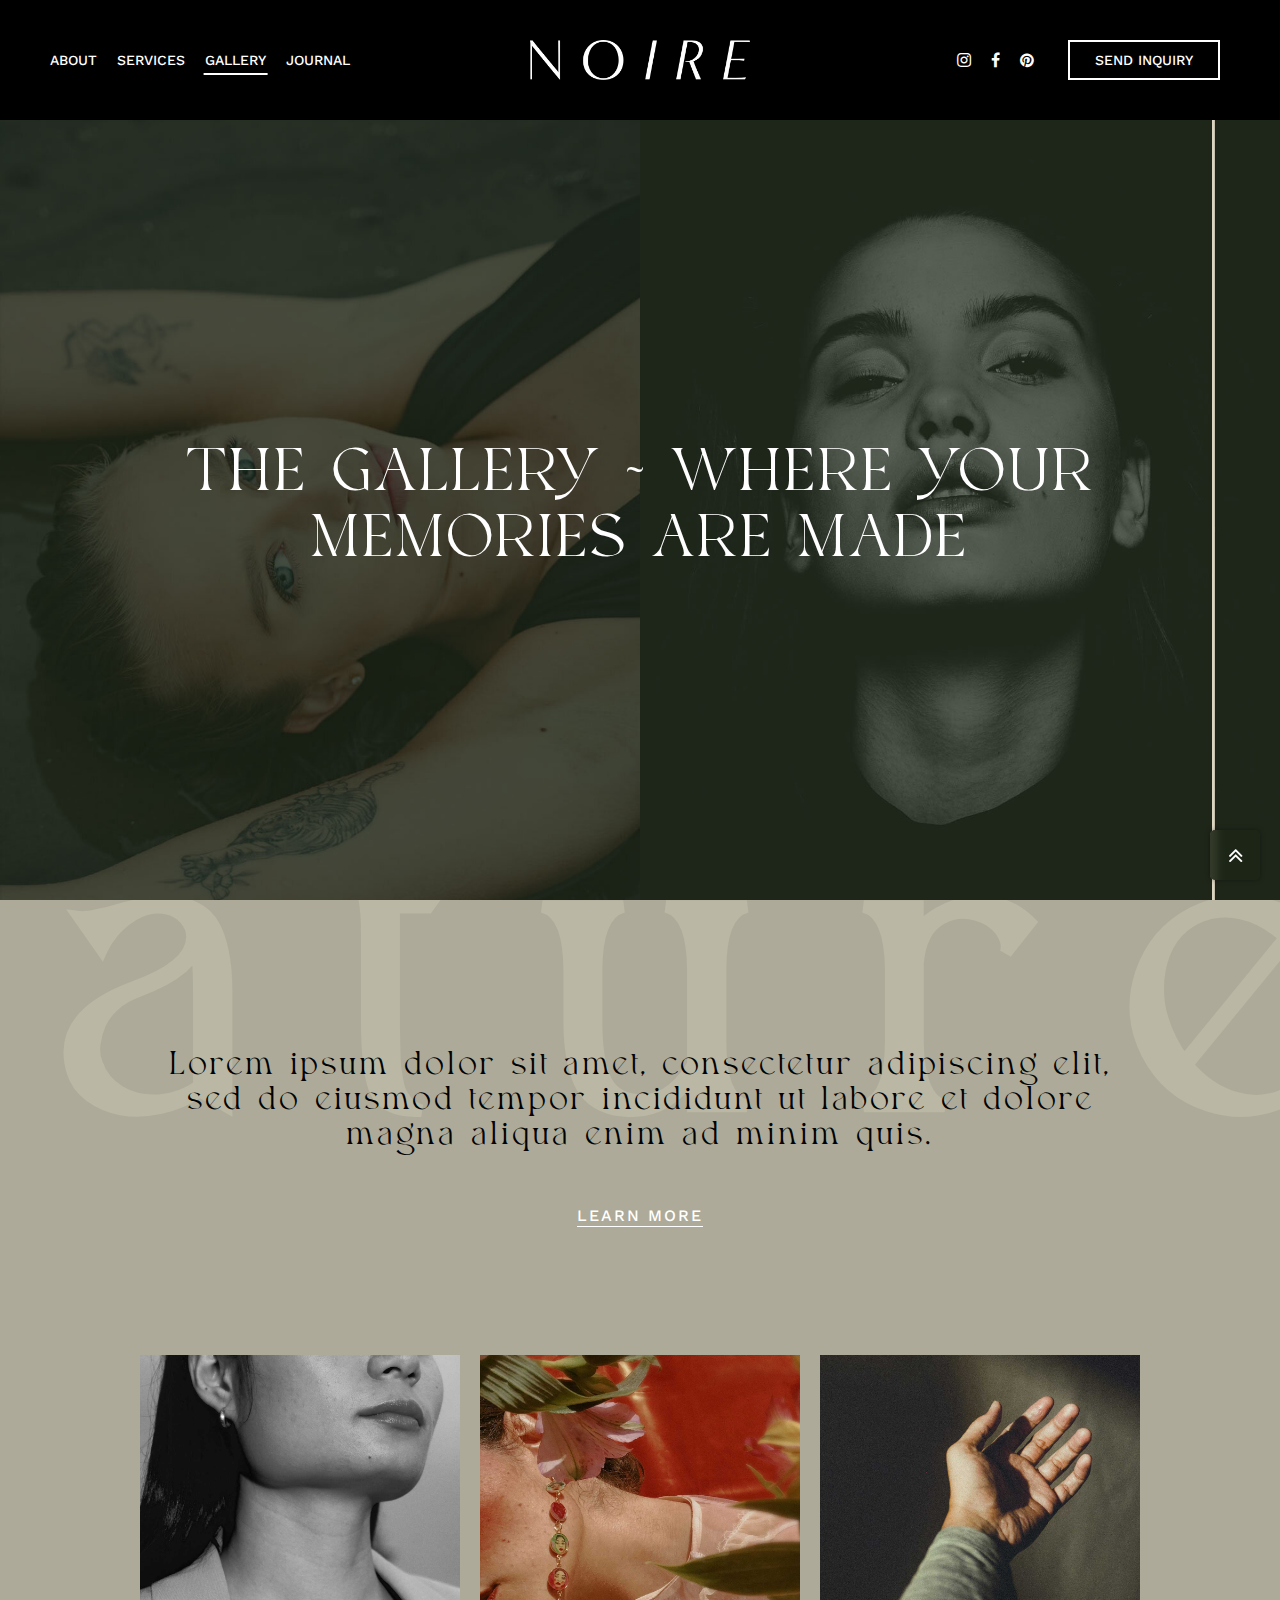
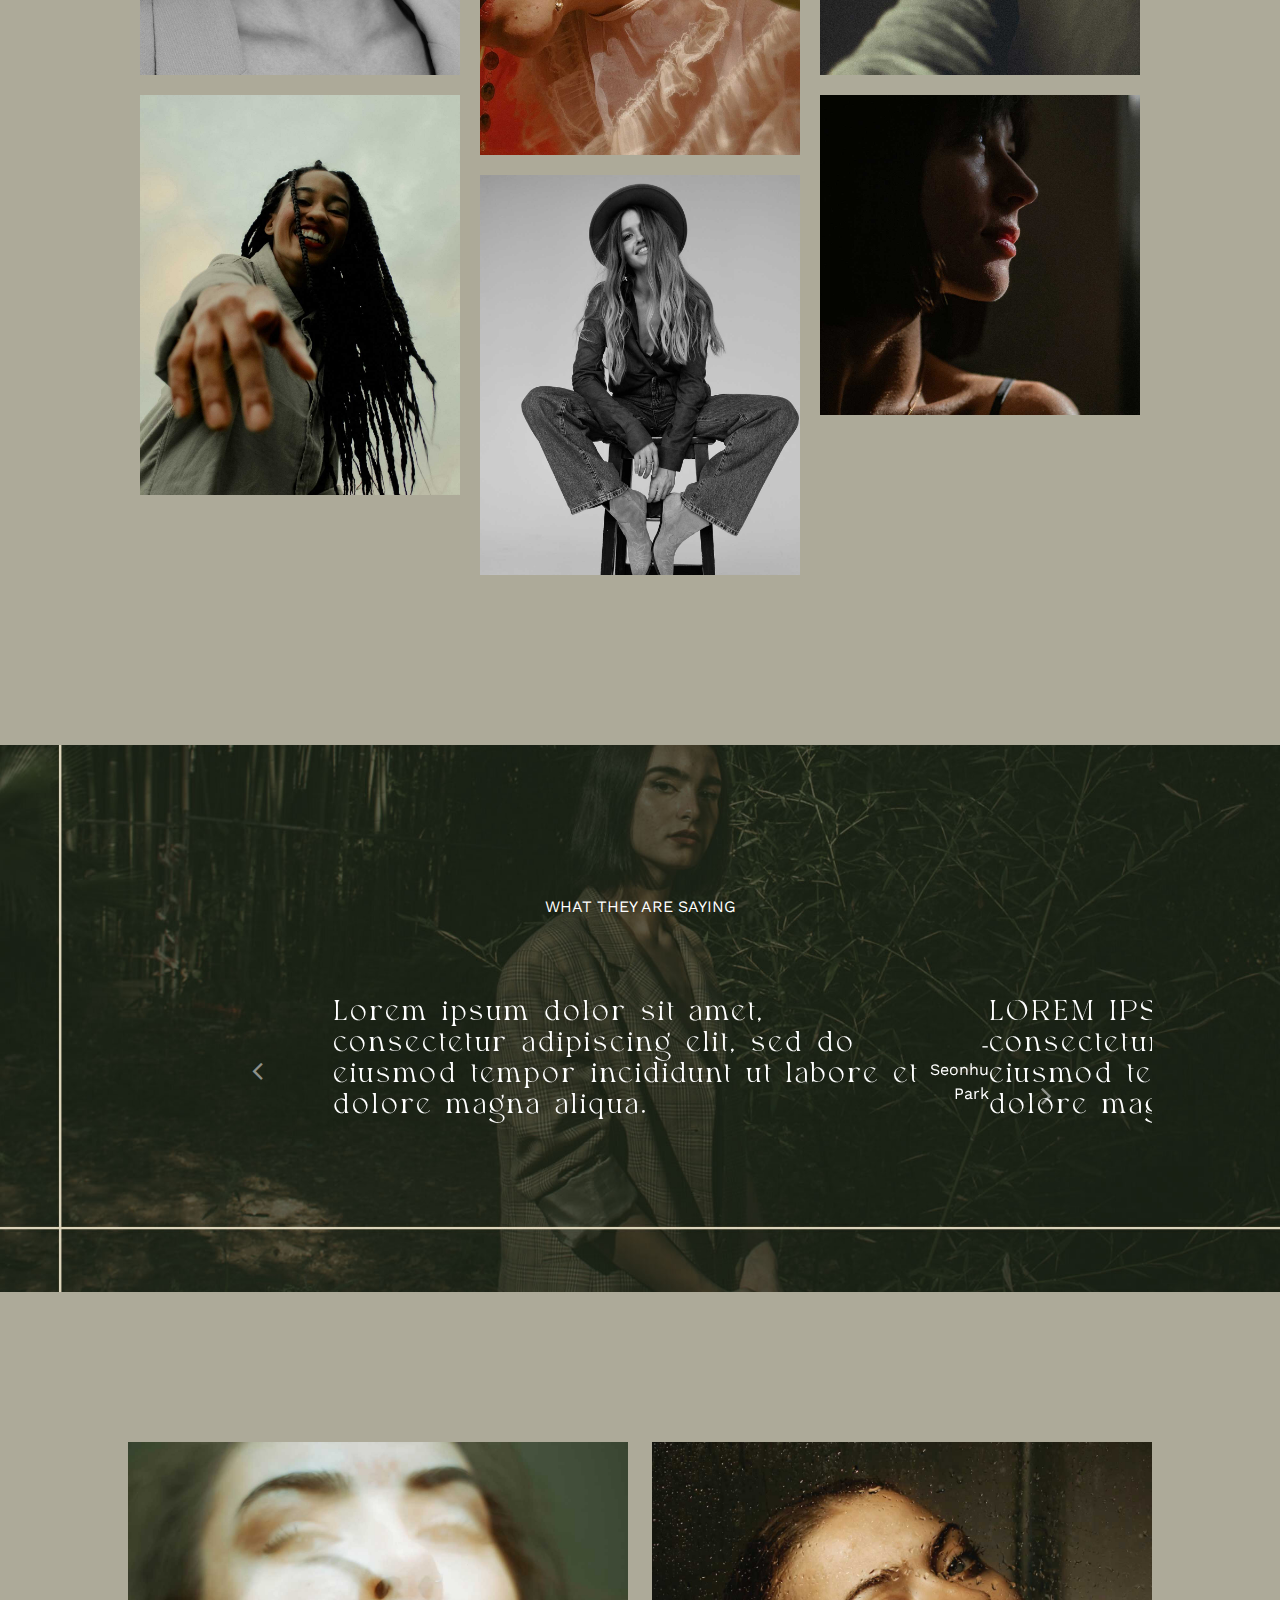
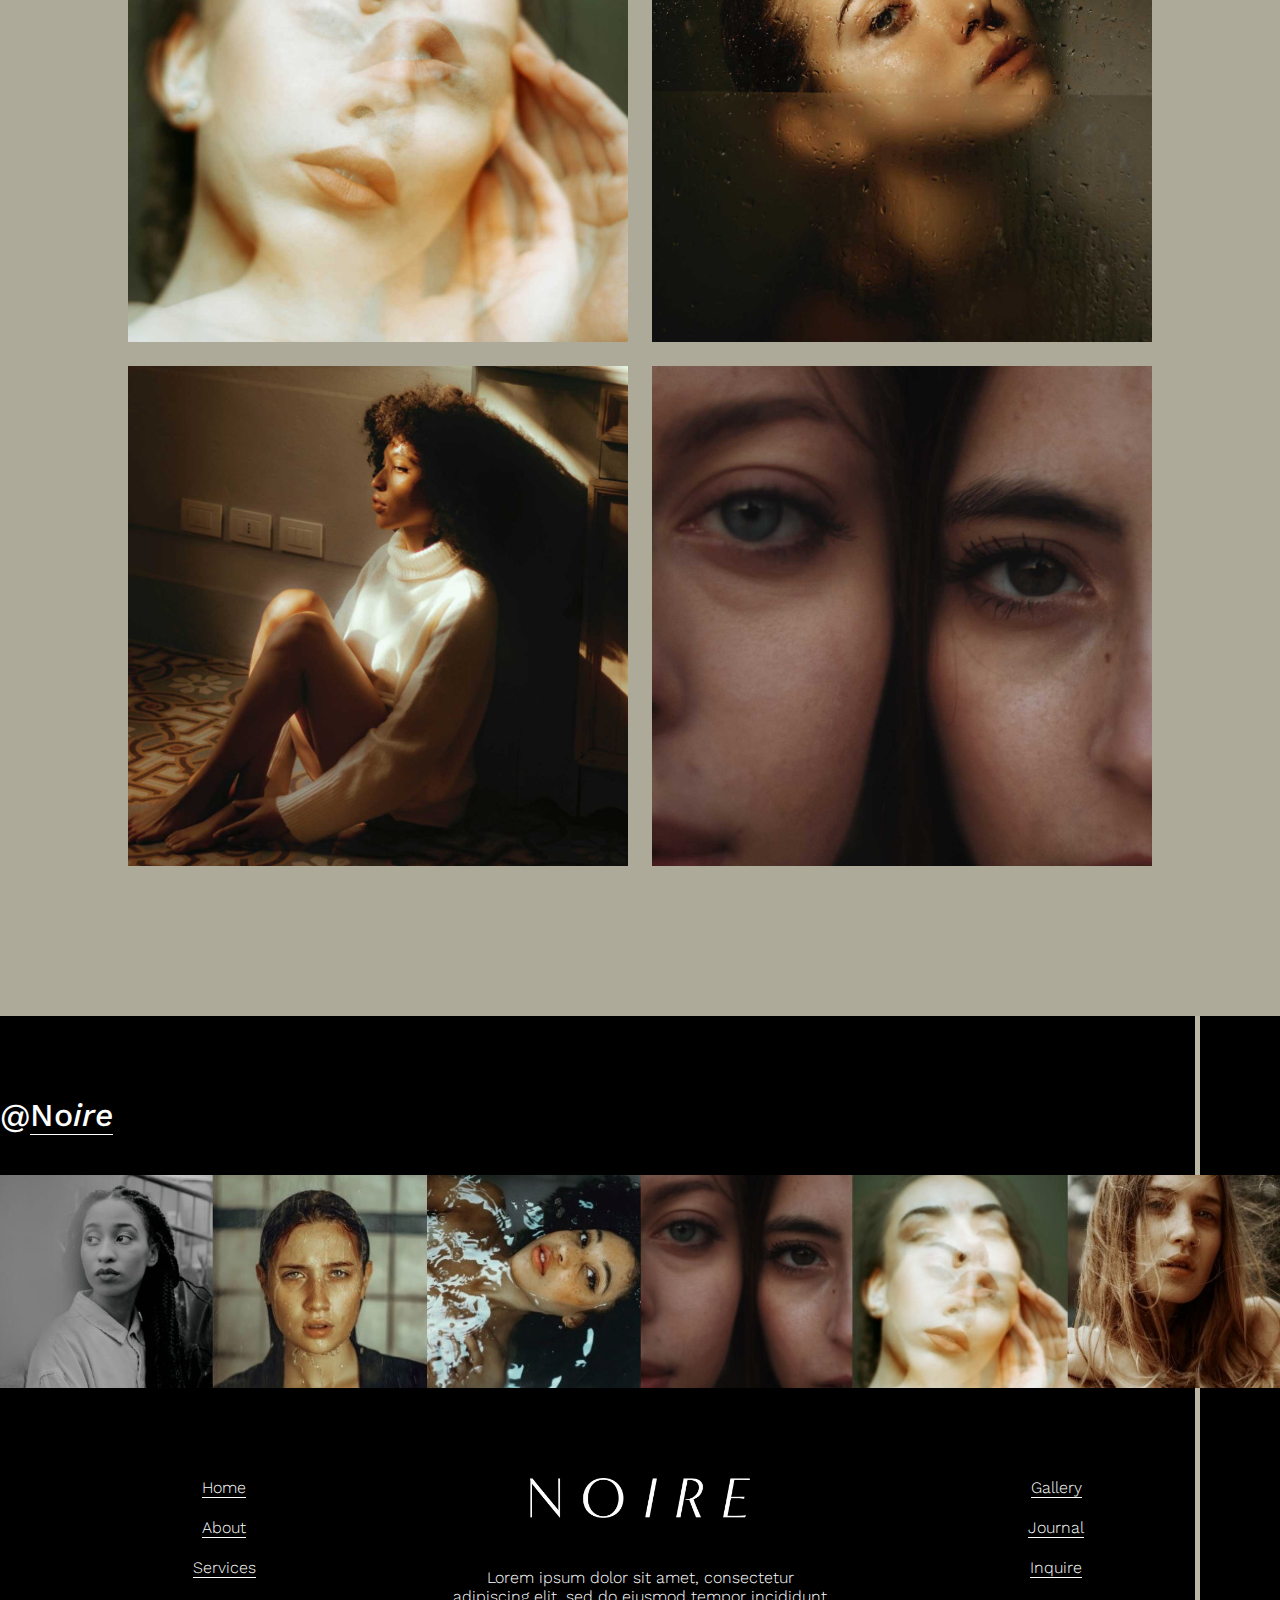
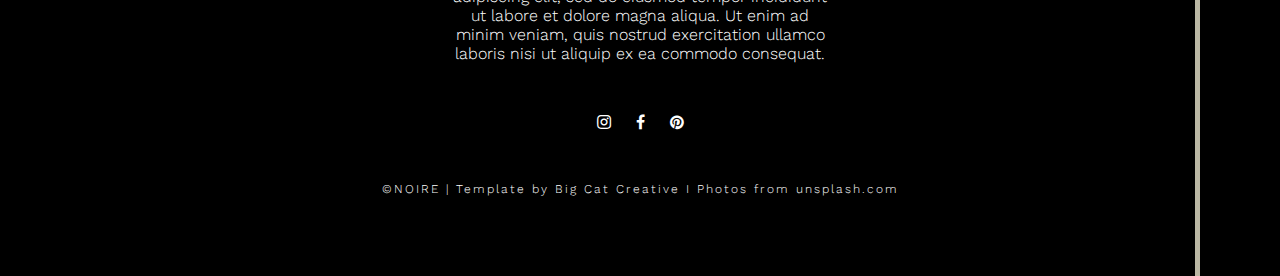
<file: gallery.html>
<!DOCTYPE html>
<html lang="ko">
<head>
    <meta charset="UTF-8">
    <meta http-equiv="X-UA-Compatible" content="IE=edge">
    <meta name="viewport" content="width=device-width, initial-scale=1.0">
    <title>NOIRE-gallery</title>
    <link rel="shortcut icon" href="./resource/images/default-favicon.ico">
    <link rel="stylesheet" href="./resource/css/slick.css">
    <link rel="stylesheet" href="https://cdnjs.cloudflare.com/ajax/libs/font-awesome/5.8.2/css/all.min.css"/>
    <link rel="stylesheet" href="https://cdnjs.cloudflare.com/ajax/libs/font-awesome/4.7.0/css/font-awesome.css"/>
    <link href="https://fonts.googleapis.com/css2?family=Work+Sans:wght@100;300;500;900&display=swap" rel="stylesheet">
    <link rel="stylesheet" href="./resource/css/reset.css">
    <link rel="stylesheet" href="./resource/css/style.css">
</head>
<body>
    <!-- #wrap -->
    <div id="wrap" class="page_gallery">
        <!-- #header -->
        <div id="header"></div>
        <!-- //#header -->
        <!-- #contents -->
        <div id="contents">

            <!-- .visual -->
            <div class="stn visual">
                <h2 class="stn_main_tit">
                    THE GALLERY ~ WHERE YOUR<br>
                    MEMORIES ARE MADE<br>
                </h2>
            </div>
            <!-- //.visual -->

            <!-- .teatures -->
            <div class="stn features">
                <p class="bg_txt">features</p>
                <div class="cont_lar">
                    <h3 class="stn_sub_tit">
                        Lorem ipsum dolor sit amet, consectetur adipiscing elit,<br>
                        sed do eiusmod tempor incididunt ut labore et dolore<br>
                        magna aliqua enim ad minim quis.
                    </h3>
                    <a href="#" target="_self" class="btn_more_info">LEARN MORE</a>
                    <ul class="grid">
                        <li class="grid-item">
                            <a href="./project01.html" target="_self">
                                <img src="./resource/images/img_human19.jpg" alt="human">
                            </a>
                        </li>
                        <li class="grid-item">
                            <a href="./project01.html" target="_self">
                                <img src="./resource/images/img_human23.jpg" alt="human">
                            </a>
                        </li>
                        <li class="grid-item">
                            <a href="./project01.html" target="_self">
                                <img src="./resource/images/img_hand01.jpg" alt="human">
                            </a>
                        </li>
                        <li class="grid-item">
                            <a href="./project01.html" target="_self">
                                <img src="./resource/images/img_human21.jpg" alt="human">
                            </a>
                        </li>
                        <li class="grid-item">
                            <a href="./project01.html" target="_self">
                                <img src="./resource/images/img_human20.jpg" alt="human">
                            </a>
                        </li>
                        <li class="grid-item">
                            <a href="./project01.html" target="_self">
                                <img src="./resource/images/img_human22.jpg" alt="human">
                            </a>
                        </li>
                    </ul>
                </div>
            </div>
            <!-- //.teatures -->

            <!-- .reviews -->
            <div class="stn reviews">
                <div class="cont_mid">
                    <h4 class="stn_main_txt">
                        WHAT THEY ARE SAYING
                    </h4>
                    <ul class="sub_slick02">
                        <li>
                            <p class="stn_main_tit">
                                Lorem ipsum dolor sit amet, consectetur adipiscing elit, sed do eiusmod tempor incididunt ut labore et dolore magna aliqua.
                            </p>
                            <p class="stn_main_txt">-Seonhu Park</p>
                        </li>
                        <li>
                            <p class="stn_main_tit">
                                LOREM IPSUM DOLOR SIT AMET, consectetur adipiscing elit, sed do eiusmod tempor incididunt ut labore et dolore magna aliqua.
                            </p>
                            <p class="stn_main_txt">-PARK SEON HU</p>
                        </li>
                    </ul>
                </div>
            </div>
            <!-- //.reviews -->

            <!-- .photo_list -->
            <div class="stn photo_list">
                <ul class="cont_mid">
                    <li>
                        <a href="./project01.html" target="_self">
                            <img src="./resource/images/img_human34.jpg" alt="human">
                        </a>
                        <div class="lst_hover_area">
                            <p class="stn_main_tit">Project One</p>
                        </div>
                    </li>
                    <li>
                        <a href="./project02.html" target="_self">
                            <img src="./resource/images/img_human32.jpg" alt="human">
                        </a>
                        <div class="lst_hover_area">
                            <p class="stn_main_tit">Project Two</p>
                        </div>
                    </li>
                    <li>
                        <a href="./project01.html" target="_self">
                            <img src="./resource/images/img_human33.jpg" alt="human">
                        </a>
                        <div class="lst_hover_area">
                            <p class="stn_main_tit">Project Three</p>
                        </div>
                    </li>
                    <li>
                        <a href="./project01.html" target="_self">
                            <img src="./resource/images/img_human35.jpg" alt="human">
                        </a>
                        <div class="lst_hover_area">
                            <p class="stn_main_tit">Project Four</p>
                        </div>
                    </li>
                    
                </ul>
            </div>
            <!-- //.photo_list -->

        </div>
        <!-- //#contents -->
        <!-- #footer -->
        <div id="footer"></div>
        <!-- //#footer -->
    </div>
    <!-- //#wrap -->

    <script type="text/javascript" src="./resource/js/jquery-1.11.2.min.js"></script>
    <script type="text/javascript" src="./resource/js/slick.min.js"></script>
    <script type="text/javascript" src="./resource/js/masonry-docs.min.js"></script>
    <script type="text/javascript" src="./resource/js/common.js"></script>
</body>
</html>
</file>
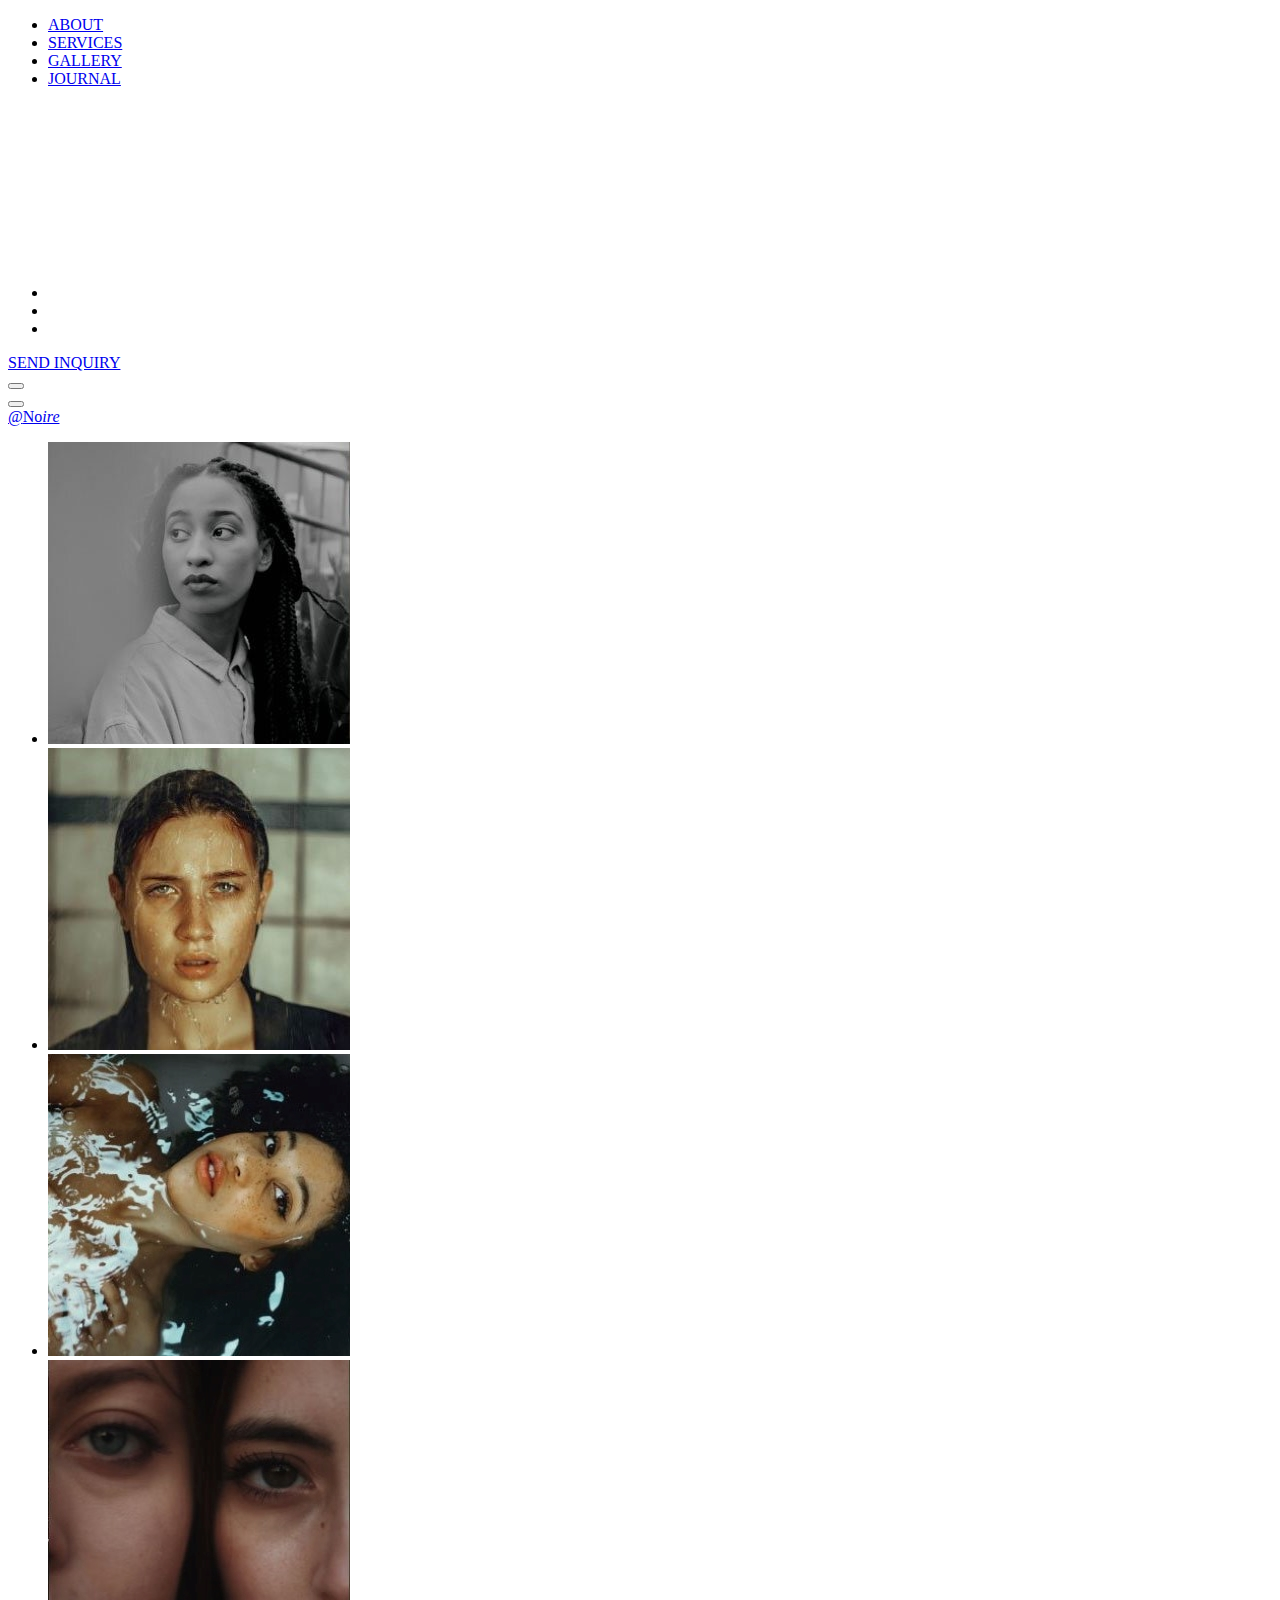
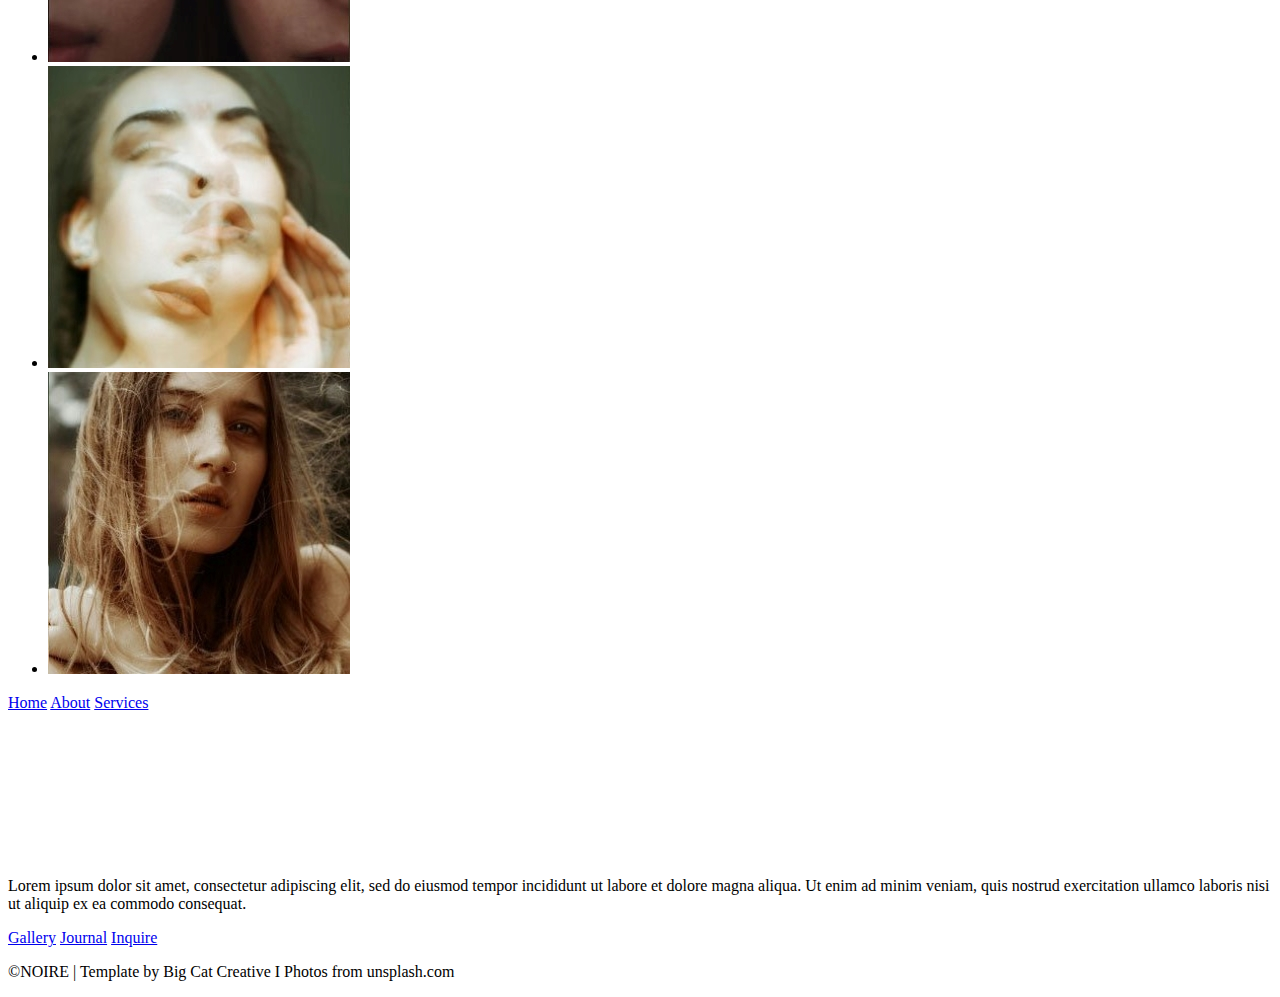
<file: inc.html>
<!DOCTYPE html>
<html lang="ko">
<head>
    <meta charset="UTF-8">
    <meta http-equiv="X-UA-Compatible" content="IE=edge">
    <meta name="viewport" content="width=device-width, initial-scale=1.0">
    <title>Document</title>
</head>
<body>
    <!-- #header -->
    <div id="header">
        <div class="stn">
            <ul class="gnb">
                <li>
                    <a href="./about.html" target="_self">ABOUT</a>
                </li>
                <li>
                    <a href="./services.html" target="_self">SERVICES</a>
                </li>
                <li>
                    <a href="./gallery.html" target="_self">GALLERY</a>
                </li>
                <li>
                    <a href="./journal.html" target="_self">JOURNAL</a>
                </li>
            </ul>
            <h1 class="logo">
                <a href="./index.html" target="_self">
                    <img src="./resource/images/Noire.png">
                </a>
            </h1>
            <div class="hd_right_area">
                <ul class="sns_area">
                    <li>
                        <a href="#" target="_blank">
                            <i class="fab fa-instagram"></i>
                        </a>
                    </li>
                    <li>
                        <a href="#" target="_blank">
                            <i class="fa fa-facebook" aria-hidden="true"></i>
                        </a>
                    </li>
                    <li>
                        <a href="#" target="_blank">
                            <i class="fa fa-pinterest" aria-hidden="true"></i>
                        </a>
                    </li>
                </ul>
                <a href="./inquiry.html" target="_self">SEND INQUIRY</a>
            </div>
            <button type="button" class="btn_menu">
            </button>
        </div>
    </div>
    <!-- //#header -->

    <!-- #footer -->
    <div id="footer">
        <div class="stn">
            <button type="button" class="btn_top"><i class="fa fa-angle-double-up" aria-hidden="true"></i></button>
            <div class="instagram_area">
                <a href="#" target="_blank">
                    @<span>No<i>ire</i></span>
                </a>
                <ul>
                    <li>
                        <a href="#" target="_blank">
                            <img src="./resource/images/img_instagram01.jpg" alt="인스타그램">
                        </a>
                    </li>
                    <li>
                        <a href="#" target="_blank">
                            <img src="./resource/images/img_instagram02.jpg" alt="인스타그램">
                        </a>
                    </li>
                    <li>
                        <a href="#" target="_blank">
                            <img src="./resource/images/img_instagram03.jpg" alt="인스타그램">
                        </a>
                    </li>
                    <li>
                        <a href="#" target="_blank">
                            <img src="./resource/images/img_instagram04.jpg" alt="인스타그램">
                        </a>
                    </li>
                    <li>
                        <a href="#" target="_blank">
                            <img src="./resource/images/img_instagram05.jpg" alt="인스타그램">
                        </a>
                    </li>
                    <li>
                        <a href="#" target="_blank">
                            <img src="./resource/images/img_instagram06.jpg" alt="인스타그램">
                        </a>
                    </li>
                </ul>
                <div class="ft_btm">
                    <div class="snb01">
                        <a href="./index.html" target="_self">Home</a>
                        <a href="./about.html" target="_self">About</a>
                        <a href="./services.html" target="_self">Services</a>
                    </div>
                    <div class="center_area">
                        <a href="#" target="_self">
                            <img src="./resource/images/Noire.png" alt="logo">
                        </a>
                        <p class="footer_txt">
                            Lorem ipsum dolor sit amet, consectetur adipiscing elit, sed do eiusmod tempor incididunt ut labore et dolore magna aliqua. Ut enim ad minim veniam, quis nostrud exercitation ullamco laboris nisi ut aliquip ex ea commodo consequat.
                        </p>
                        <div class="footer_sns_area">
                            <a href="#" target="_blank">
                                <i class="fab fa-instagram"></i>
                            </a>
                            <a href="#" target="_blank">
                                <i class="fa fa-facebook" aria-hidden="true"></i>
                            </a>
                            <a href="#" target="_blank">
                                <i class="fa fa-pinterest" aria-hidden="true"></i>
                            </a>
                        </div>
                    </div>
                    <div class="snb02">
                        <a href="./gallery.html" target="_self">Gallery</a>
                        <a href="./journal.html" target="_self">Journal</a>
                        <a href="./inquiry.html" target="_self">Inquire</a>
                    </div>
                </div>
                <p class="copyright">
                    &copy;NOIRE | Template by <span>Big Cat Creative</span> I Photos from unsplash.com
                </p>
            </div>
        </div>
    </div>
    <!-- //#footer -->
</body>
</html>
</file>
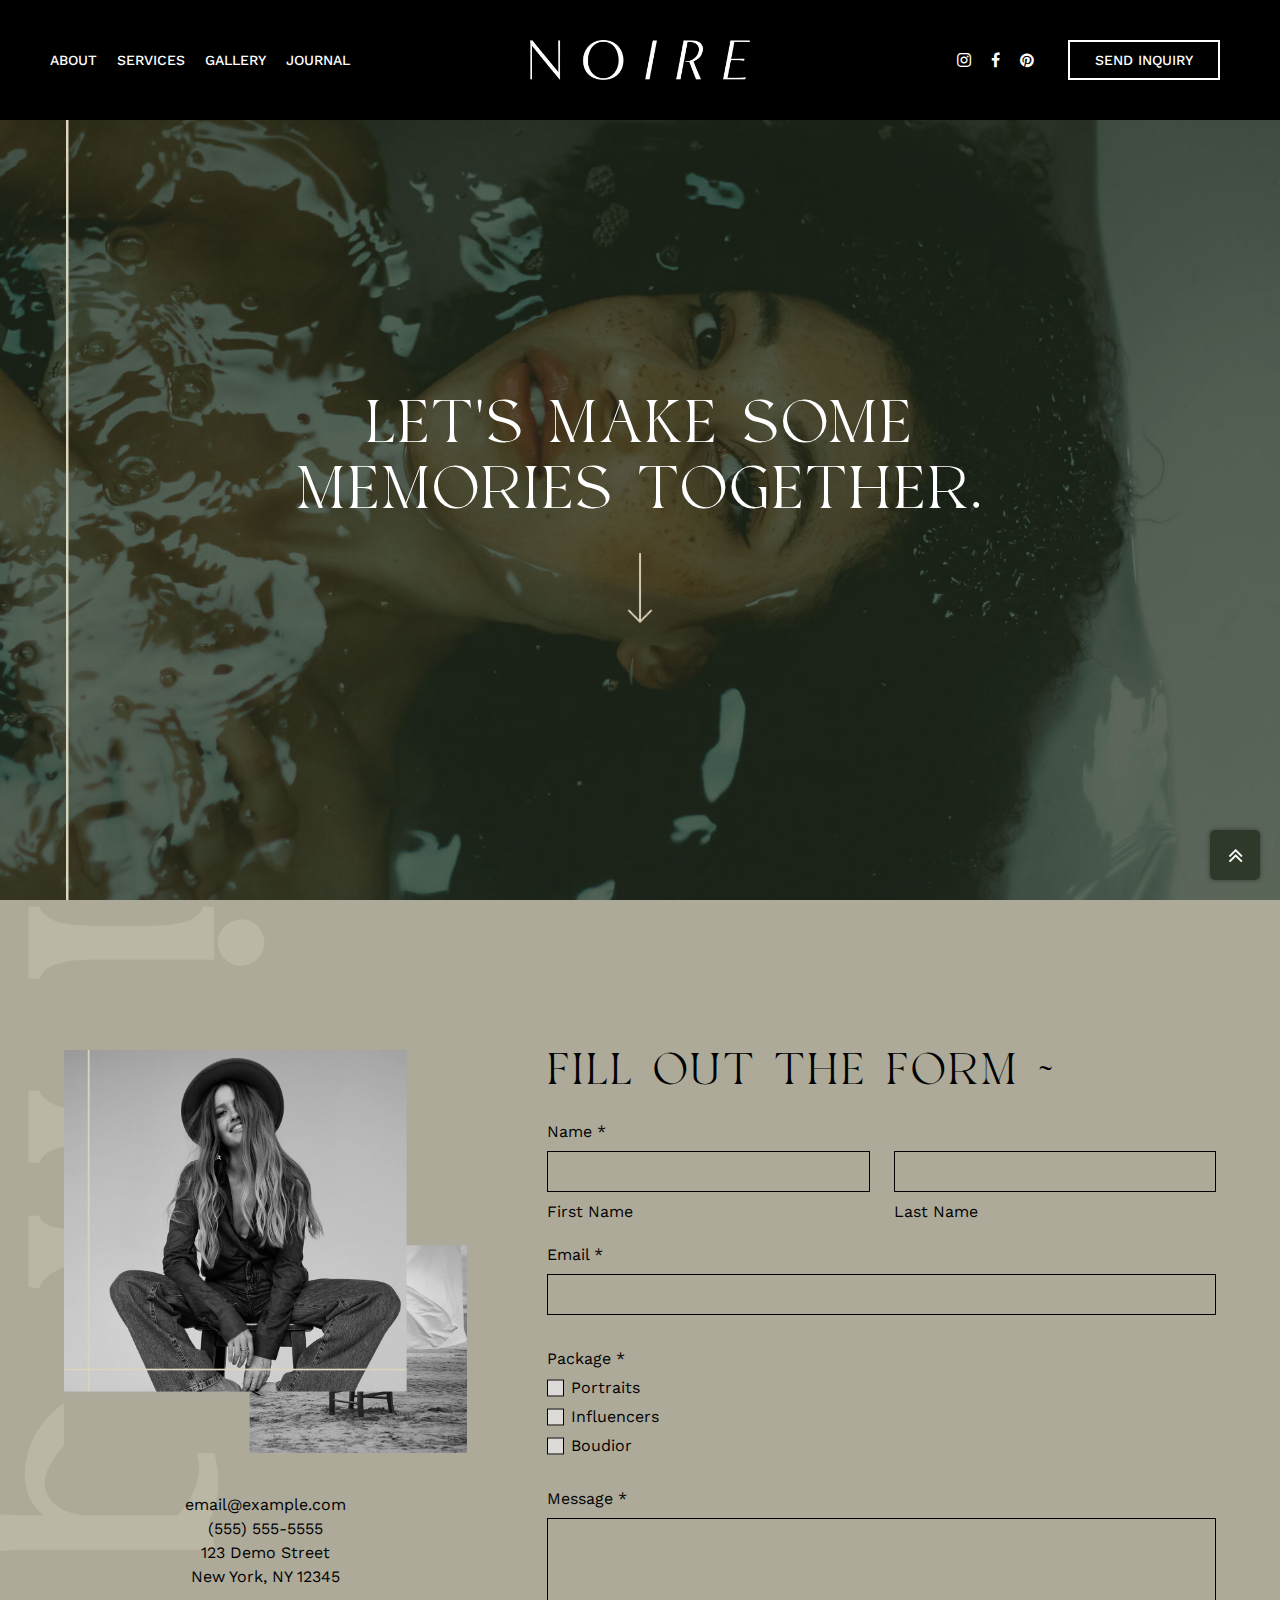
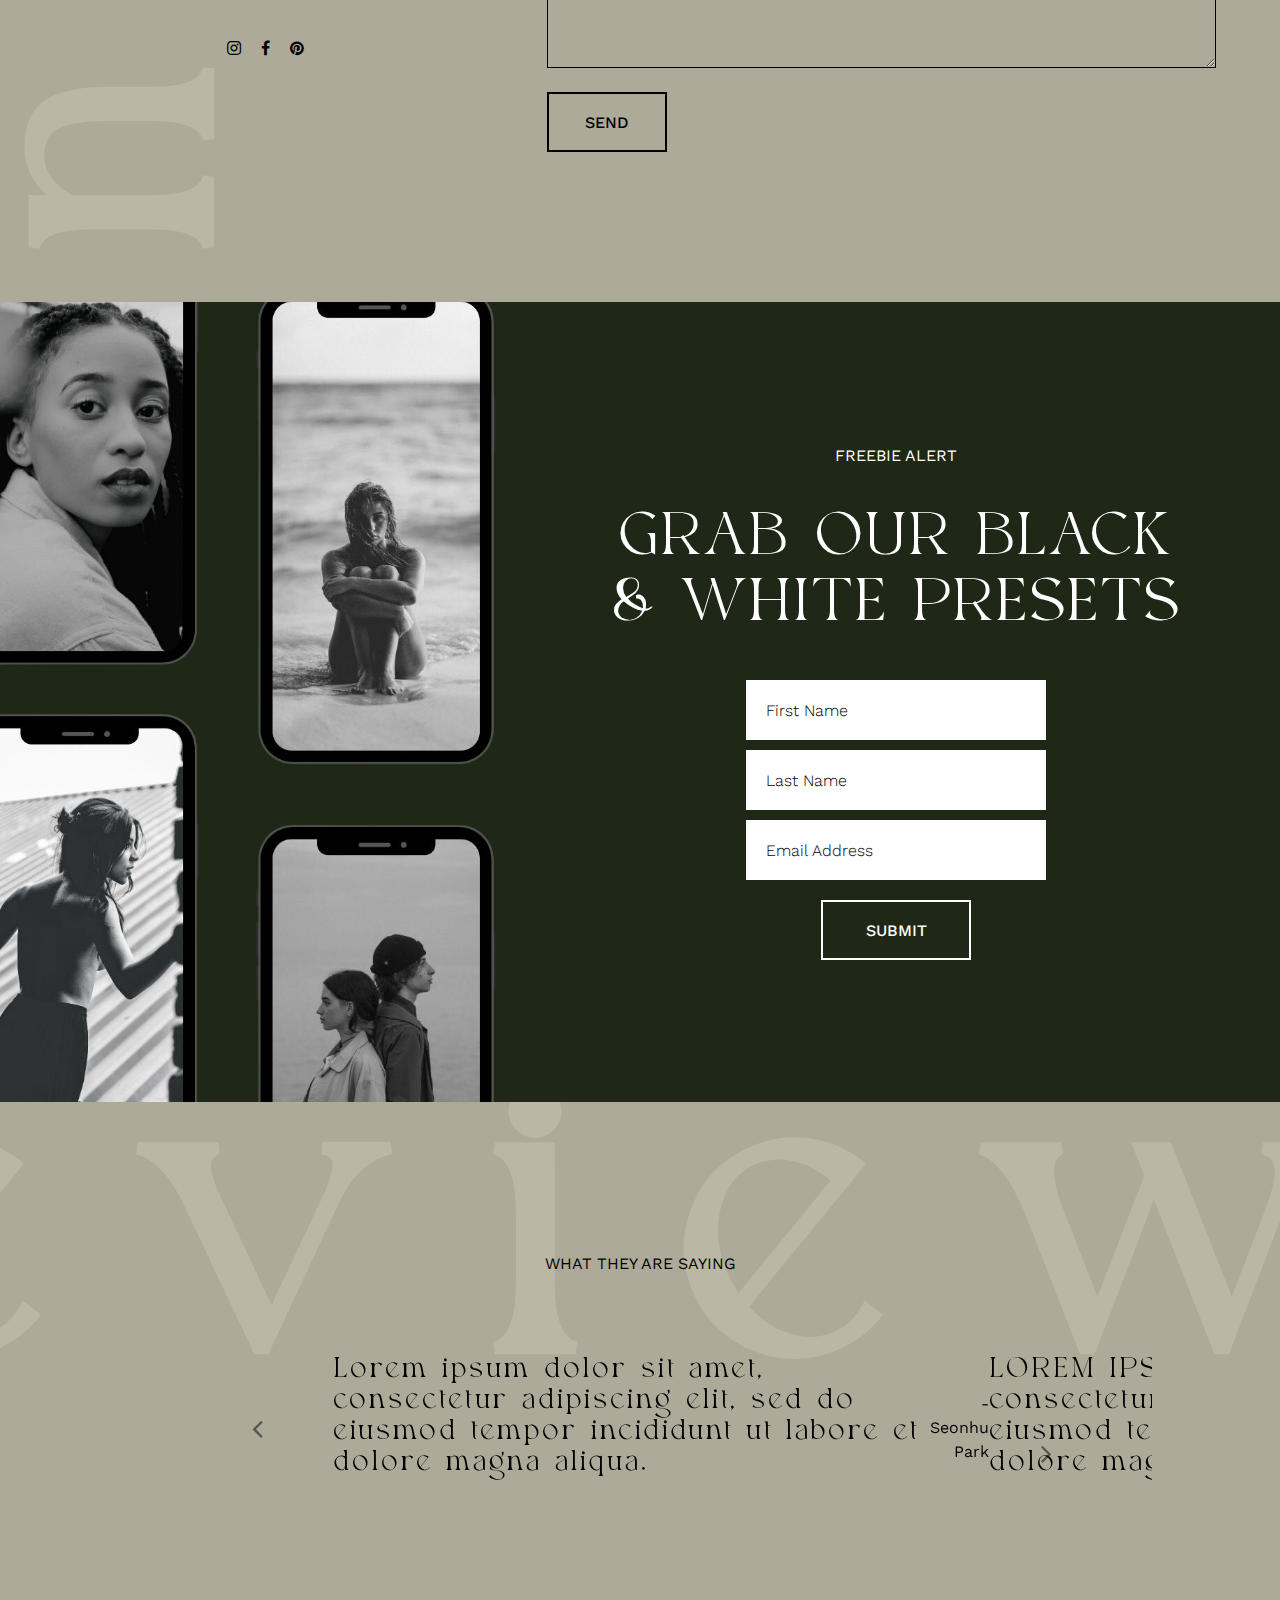
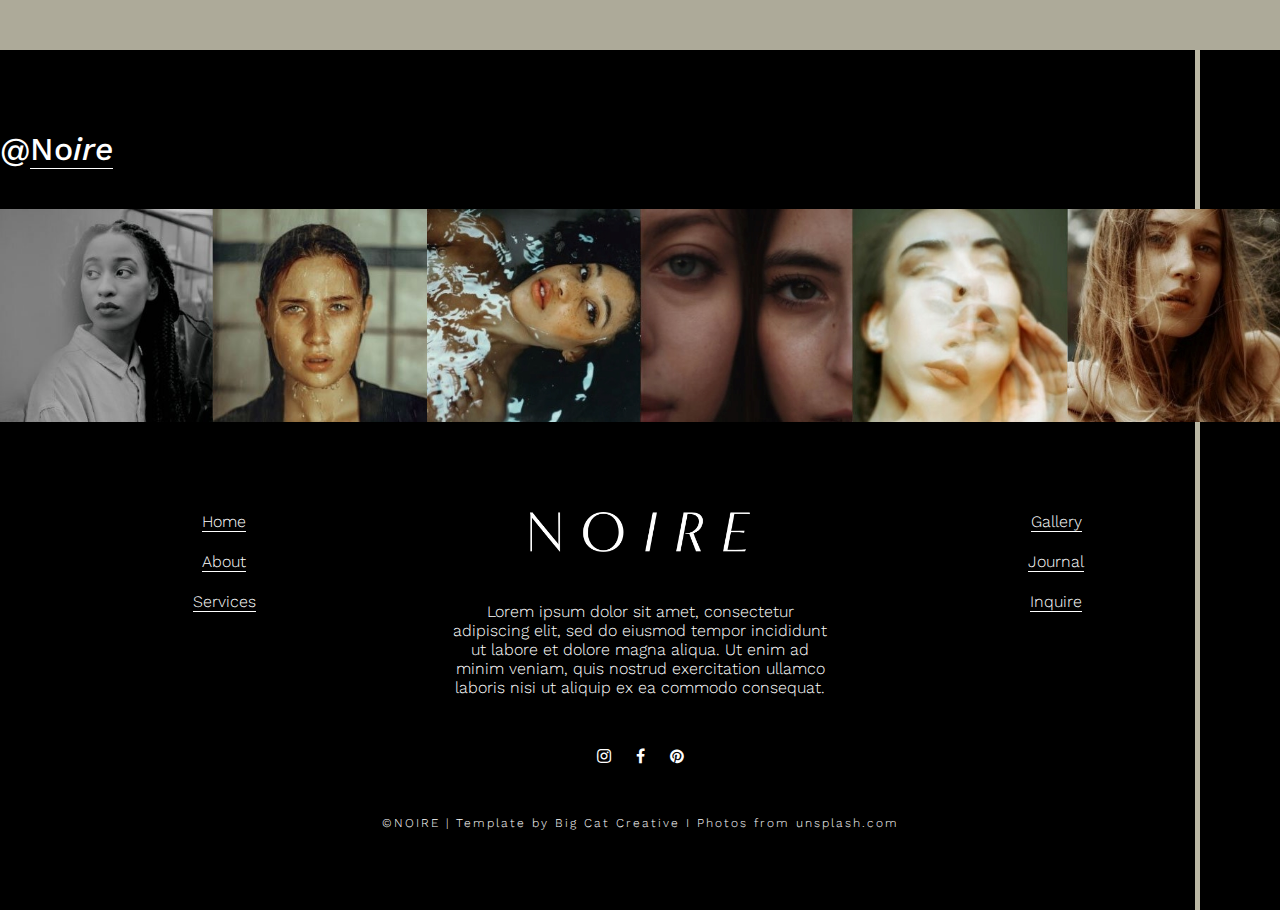
<file: inquiry.html>
<!DOCTYPE html>
<html lang="ko">
<head>
    <meta charset="UTF-8">
    <meta http-equiv="X-UA-Compatible" content="IE=edge">
    <meta name="viewport" content="width=device-width, initial-scale=1.0">
    <title>NOIRE-inquiry</title>
    <link rel="shortcut icon" href="./resource/images/default-favicon.ico">
    <link rel="stylesheet" href="./resource/css/slick.css">
    <link rel="stylesheet" href="https://cdnjs.cloudflare.com/ajax/libs/font-awesome/5.8.2/css/all.min.css"/>
    <link rel="stylesheet" href="https://cdnjs.cloudflare.com/ajax/libs/font-awesome/4.7.0/css/font-awesome.css"/>
    <link href="https://fonts.googleapis.com/css2?family=Work+Sans:wght@100;300;500;900&display=swap" rel="stylesheet">
    <link rel="stylesheet" href="./resource/css/reset.css">
    <link rel="stylesheet" href="./resource/css/style.css">
</head>
<body>
    <!-- #wrap -->
    <div id="wrap" class="page_inquiry">
        <!-- #header -->
        <div id="header"></div>
        <!-- //#header -->
        <!-- #contents -->
        <div id="contents">

            <!-- .visual -->
            <div class="stn visual">
                <h2 class="stn_main_tit">
                    LET'S MAKE SOME<br>
                    MEMORIES TOGETHER.<br>
                    <img src="./resource/images/img_arrow.png" alt="arrow">
                </h2>
            </div>
            <!-- //.visual -->

            <!-- .inquire -->
            <div class="stn inquire">
                <p class="bg_txt">inquire</p>
                <div class="cont_lar">
                    <div class="profile_area">
                        <img src="./resource/images/img_human10.jpg" alt="human">
                        <ul class="stn_main_txt">
                            <li>email@example.com</li>
                            <li>(555) 555-5555</li>
                            <li>123 Demo Street</li>
                            <li>New York, NY 12345</li>
                        </ul>
                        <ul class="sns_area">
                            <li>
                                <a href="#" target="_blank">
                                    <i class="fab fa-instagram"></i>
                                </a>
                            </li>
                            <li>
                                <a href="#" target="_blank">
                                    <i class="fa fa-facebook" aria-hidden="true"></i>
                                </a>
                            </li>
                            <li>
                                <a href="#" target="_blank">
                                    <i class="fa fa-pinterest" aria-hidden="true"></i>
                                </a>
                            </li>
                        </ul>
                    </div>
                    <div class="form inquire_form">
                        <h3 class="stn_sub_tit">FILL OUT THE FORM ~</h3>
                        <form>
                            <p>Name *</p>
                            <label for="firstName" class="name_box">
                                <input type="name" id="firstName" autocomplete="off">
                                <p>First Name</p>
                            </label>
                            <label for="lastName" class="name_box">
                                <input type="name" id="lastName" autocomplete="off">
                                <p>Last Name</p>
                            </label>
                            <label for="email" class="mail_box">
                                <p>Email *</p>
                                <input type="email" id="email" autocomplete="off">
                            </label>
                            <p class="radio_area">Package *</p>
                            <label class="btn_radio">
                                <input type="radio" name="package" autocomplete="off">
                                <span>Portraits</span>
                            </label>
                            <label class="btn_radio">
                                <input type="radio" name="package" autocomplete="off">
                                <span>Influencers</span>
                            </label>
                            <label class="btn_radio">
                                <input type="radio" name="package" autocomplete="off">
                                <span>Boudior</span>
                            </label>
                            <label class="textarea">
                                <p>Message *</p>
                                <textarea></textarea>
                            </label>
                            <button type="button" class="btn_inquire">SEND</button>
                        </form>
                    </div>
                </div>
            </div>
            <!-- //.inquire -->

            <!-- .join_area -->
            <div class="stn join_area scroll_stn">
                <div class="bg_device">
                    <img src="./resource/images/img_device.png" alt="디바이스">
                </div>
                <div class="form">
                    <p class="stn_main_txt">FREEBIE ALERT</p>
                    <h3 class="stn_main_tit">
                        GRAB OUR BLACK<br>
                        & WHITE PRESETS
                    </h3>
                    <form>
                        <input type="name" placeholder="First Name" required>
                        <input type="name" placeholder="Last Name">
                        <input type="email" placeholder="Email Address" required>
                        <button type="submit">SUBMIT</button>
                    </form>
                </div>
            </div>
            <!-- //.join_area -->

            <!-- .reviews -->
            <div class="stn reviews">
                <p class="bg_txt">reviews</p>
                <div class="cont_mid">
                    <h4 class="stn_main_txt">
                        WHAT THEY ARE SAYING
                    </h4>
                    <ul class="sub_slick02">
                        <li>
                            <p class="stn_main_tit">
                                Lorem ipsum dolor sit amet, consectetur adipiscing elit, sed do eiusmod tempor incididunt ut labore et dolore magna aliqua.
                            </p>
                            <p class="stn_main_txt">-Seonhu Park</p>
                        </li>
                        <li>
                            <p class="stn_main_tit">
                                LOREM IPSUM DOLOR SIT AMET, consectetur adipiscing elit, sed do eiusmod tempor incididunt ut labore et dolore magna aliqua.
                            </p>
                            <p class="stn_main_txt">-PARK SEON HU</p>
                        </li>
                    </ul>
                </div>
            </div>
            <!-- //.reviews -->

        </div>
        <!-- //#contents -->
        <!-- #footer -->
        <div id="footer"></div>
        <!-- //#footer -->
    </div>
    <!-- //#wrap -->

    <script type="text/javascript" src="./resource/js/jquery-1.11.2.min.js"></script>
    <script type="text/javascript" src="./resource/js/slick.min.js"></script>
    <script type="text/javascript" src="./resource/js/common.js"></script>
</body>
</html>
</file>
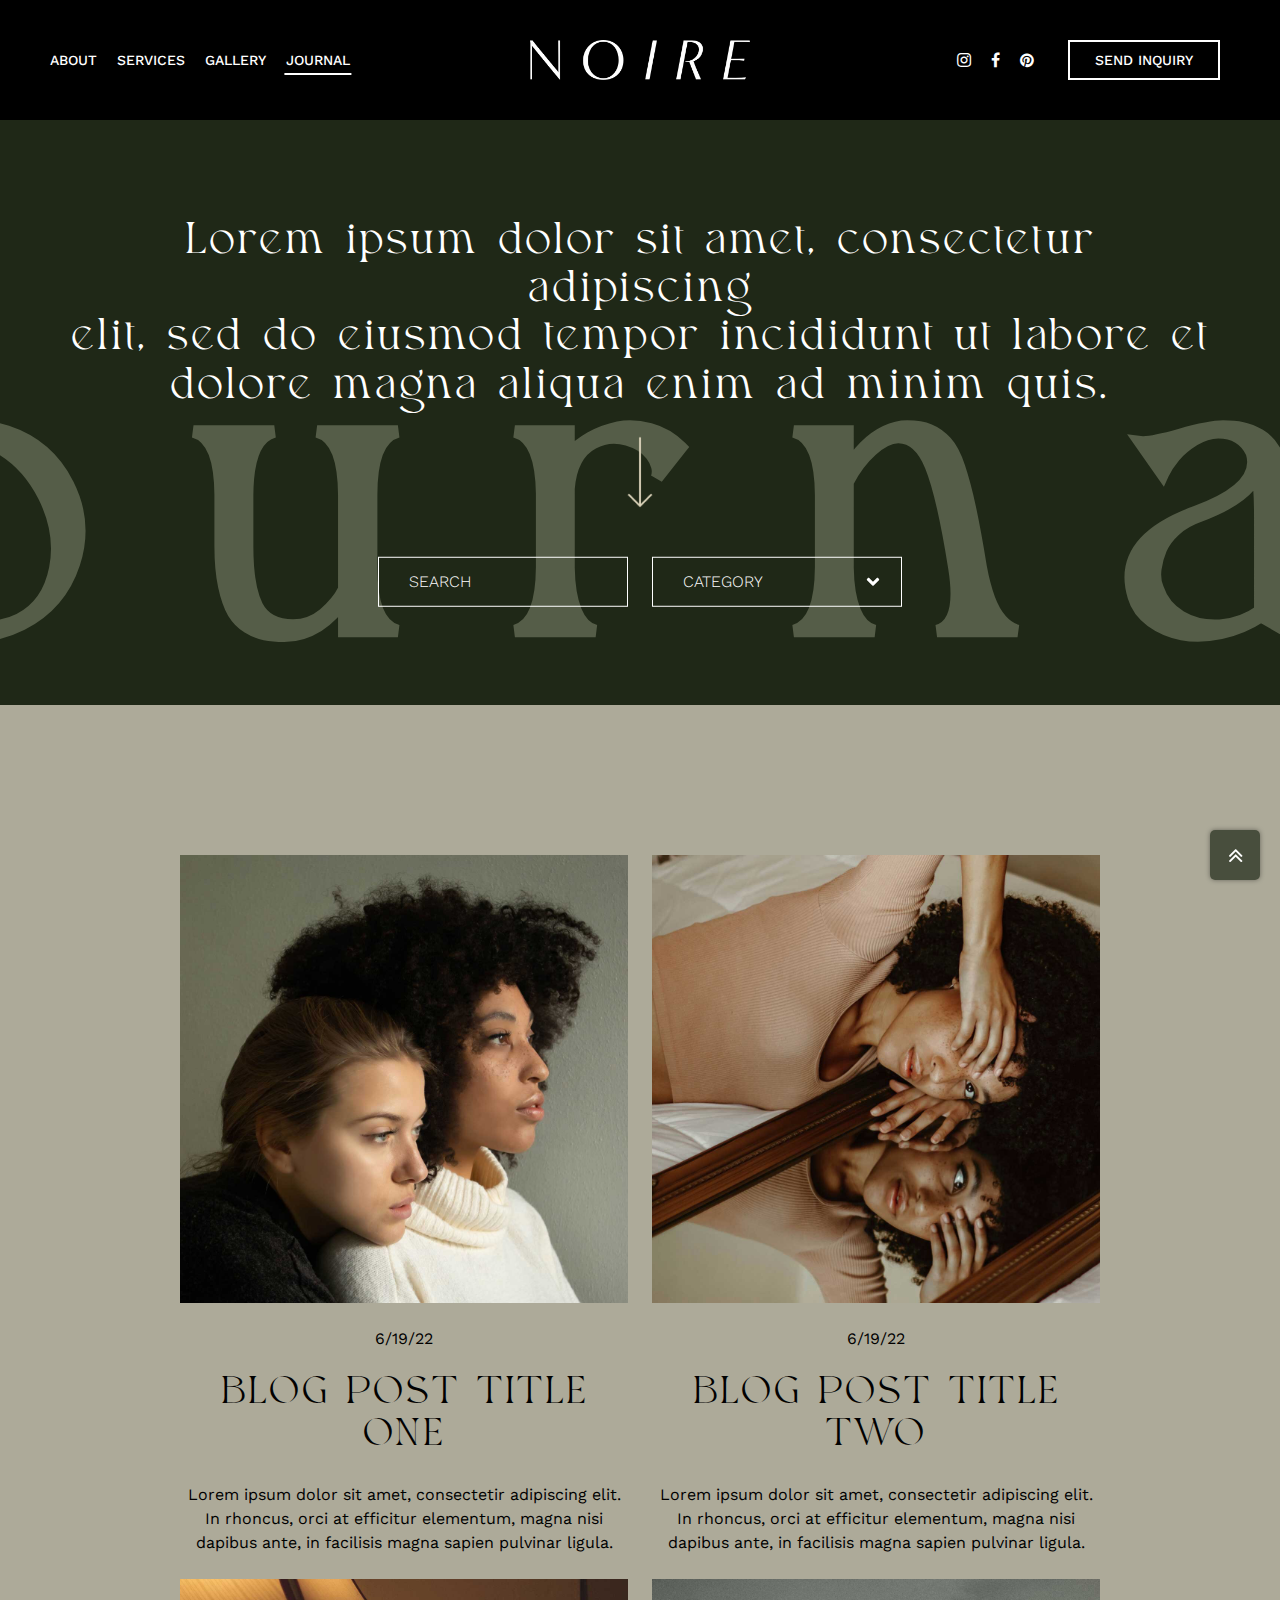
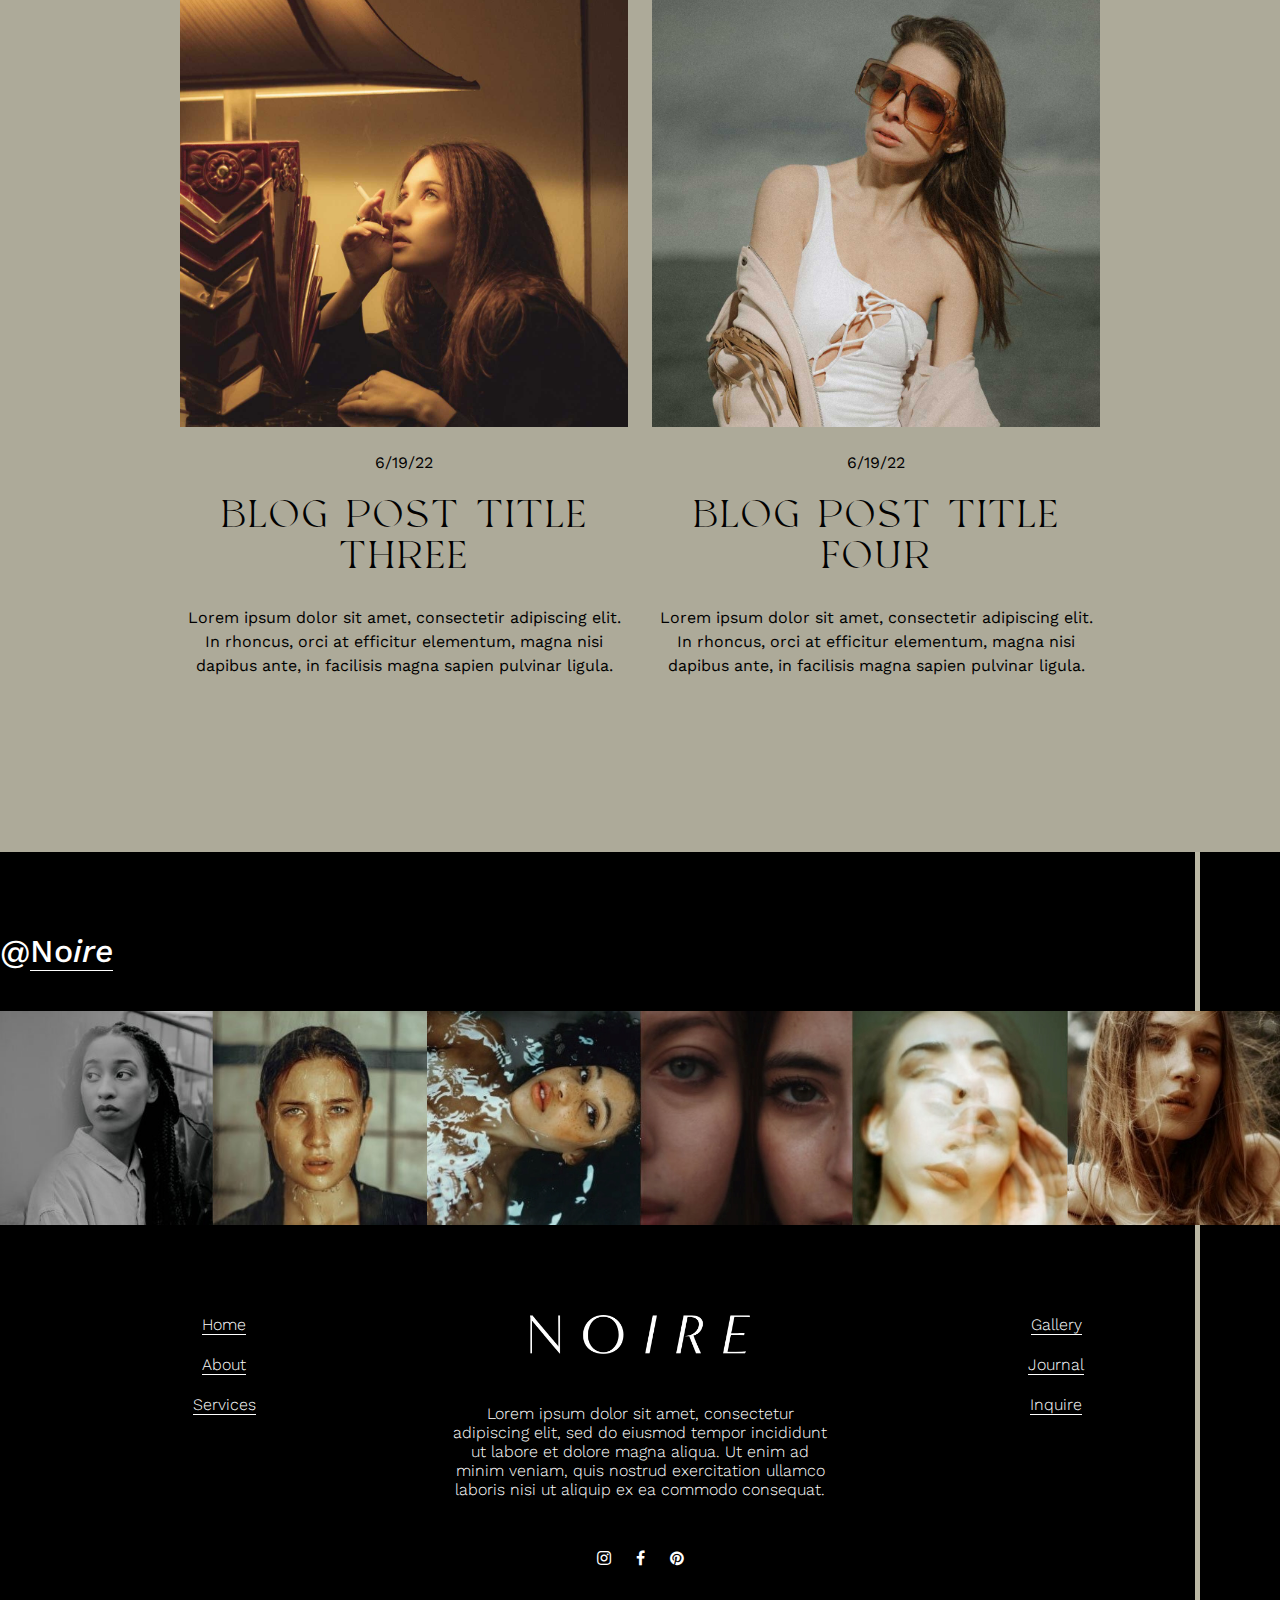
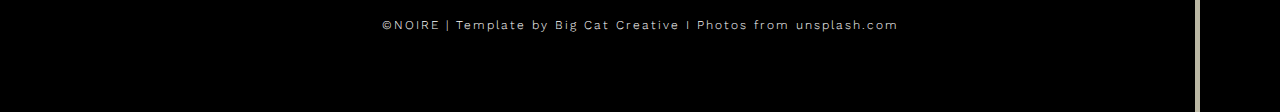
<file: journal.html>
<!DOCTYPE html>
<html lang="ko">
<head>
    <meta charset="UTF-8">
    <meta http-equiv="X-UA-Compatible" content="IE=edge">
    <meta name="viewport" content="width=device-width, initial-scale=1.0">
    <title>NOIRE-journal</title>
    <link rel="shortcut icon" href="./resource/images/default-favicon.ico">
    <link rel="stylesheet" href="./resource/css/slick.css">
    <link rel="stylesheet" href="https://cdnjs.cloudflare.com/ajax/libs/font-awesome/5.8.2/css/all.min.css"/>
    <link rel="stylesheet" href="https://cdnjs.cloudflare.com/ajax/libs/font-awesome/4.7.0/css/font-awesome.css"/>
    <link href="https://fonts.googleapis.com/css2?family=Work+Sans:wght@100;300;500;900&display=swap" rel="stylesheet">
    <link rel="stylesheet" href="./resource/css/reset.css">
    <link rel="stylesheet" href="./resource/css/style.css">
</head>
<body>
    <!-- #wrap -->
    <div id="wrap" class="page_journal">
        <!-- #header -->
        <div id="header"></div>
        <!-- //#header -->
        <!-- #contents -->
        <div id="contents">

            <!-- .visual -->
            <div class="stn visual">
                <p class="bg_txt">journal</p>
                <div class="cont_lar">
                    <h2 class="stn_sub_tit">
                        Lorem ipsum dolor sit amet, consectetur adipiscing<br>
                        elit, sed do eiusmod tempor incididunt ut labore et<br>
                        dolore magna aliqua enim ad minim quis.
                    </h2>
                    <img src="./resource/images/img_arrow.png" alt="arrow">
                    <form>
                        <input type="text" placeholder="SEARCH">
                        <div class="custom_select">
                            <p class="selected_area">CATEGORY</p>
                            <ul>
                                <li data-value="FEATURED CLIENT">FEATURED CLIENTS</li>
                                <li data-value="PERSONAL">PERSONAL</li>
                                <li data-value="PHOTO TIPS">PHOTO TIPS</li>
                            </ul>
                            <select>
                                <option value="FEATURED CLIENT">FEATURED CLIENT</option>
                                <option value="PERSONAL">PERSONAL</option>
                                <option value="PHOTO TIPS">PHOTO TIPS</option>
                            </select>
                        </div>
                    </form>
                </div>
            </div>
            <!-- //.visual -->

            <!-- .post_list -->
            <div class="stn post_list">
                <div class="cont_mid">
                    <ul class="grid03">
                        <li class="grid-item03">
                            <a href="#" target="_self" title="blog image">
                                <img src="./resource/images/img_human06.jpg" alt="human">
                            </a>
                            <p class="stn_main_txt post_date">6/19/22</p>
                            <h3 class="stn_sub_tit post_tit">BLOG POST TITLE ONE</h3>
                            <p class="stn_main_txt">
                                Lorem ipsum dolor sit amet, consectetir adipiscing elit. In rhoncus, orci at efficitur elementum, magna nisi dapibus ante, in facilisis magna sapien pulvinar ligula.
                            </p>
                        </li>
                        <li class="grid-item03">
                            <a href="#" target="_self" title="blog image">
                                <img src="./resource/images/img_human08.jpg" alt="human">
                            </a>
                            <p class="stn_main_txt post_date">6/19/22</p>
                            <h3 class="stn_sub_tit post_tit">BLOG POST TITLE TWO</h3>
                            <p class="stn_main_txt">
                                Lorem ipsum dolor sit amet, consectetir adipiscing elit. In rhoncus, orci at efficitur elementum, magna nisi dapibus ante, in facilisis magna sapien pulvinar ligula.
                            </p>
                        </li>
                        <li class="grid-item03">
                            <a href="#" target="_self" title="blog image">
                                <img src="./resource/images/img_human07.jpg" alt="human">
                            </a>
                            <p class="stn_main_txt post_date">6/19/22</p>
                            <h3 class="stn_sub_tit post_tit">BLOG POST TITLE THREE</h3>
                            <p class="stn_main_txt">
                                Lorem ipsum dolor sit amet, consectetir adipiscing elit. In rhoncus, orci at efficitur elementum, magna nisi dapibus ante, in facilisis magna sapien pulvinar ligula.
                            </p>
                        </li>
                        <li class="grid-item03">
                            <a href="#" target="_self" title="blog image">
                                <img src="./resource/images/img_human05.jpg" alt="human">
                            </a>
                            <p class="stn_main_txt post_date">6/19/22</p>
                            <h3 class="stn_sub_tit post_tit">BLOG POST TITLE FOUR</h3>
                            <p class="stn_main_txt">
                                Lorem ipsum dolor sit amet, consectetir adipiscing elit. In rhoncus, orci at efficitur elementum, magna nisi dapibus ante, in facilisis magna sapien pulvinar ligula.
                            </p>
                        </li>
                    </ul>
                </div>
            </div>
            <!-- //.post_list -->

        </div>
        <!-- //#contents -->
        <!-- #footer -->
        <div id="footer"></div>
        <!-- //#footer -->
    </div>
    <!-- //#wrap -->

    <script type="text/javascript" src="./resource/js/jquery-1.11.2.min.js"></script>
    <script type="text/javascript" src="./resource/js/slick.min.js"></script>
    <script type="text/javascript" src="./resource/js/masonry-docs.min.js"></script>
    <script type="text/javascript" src="./resource/js/common.js"></script>
</body>
</html>
</file>
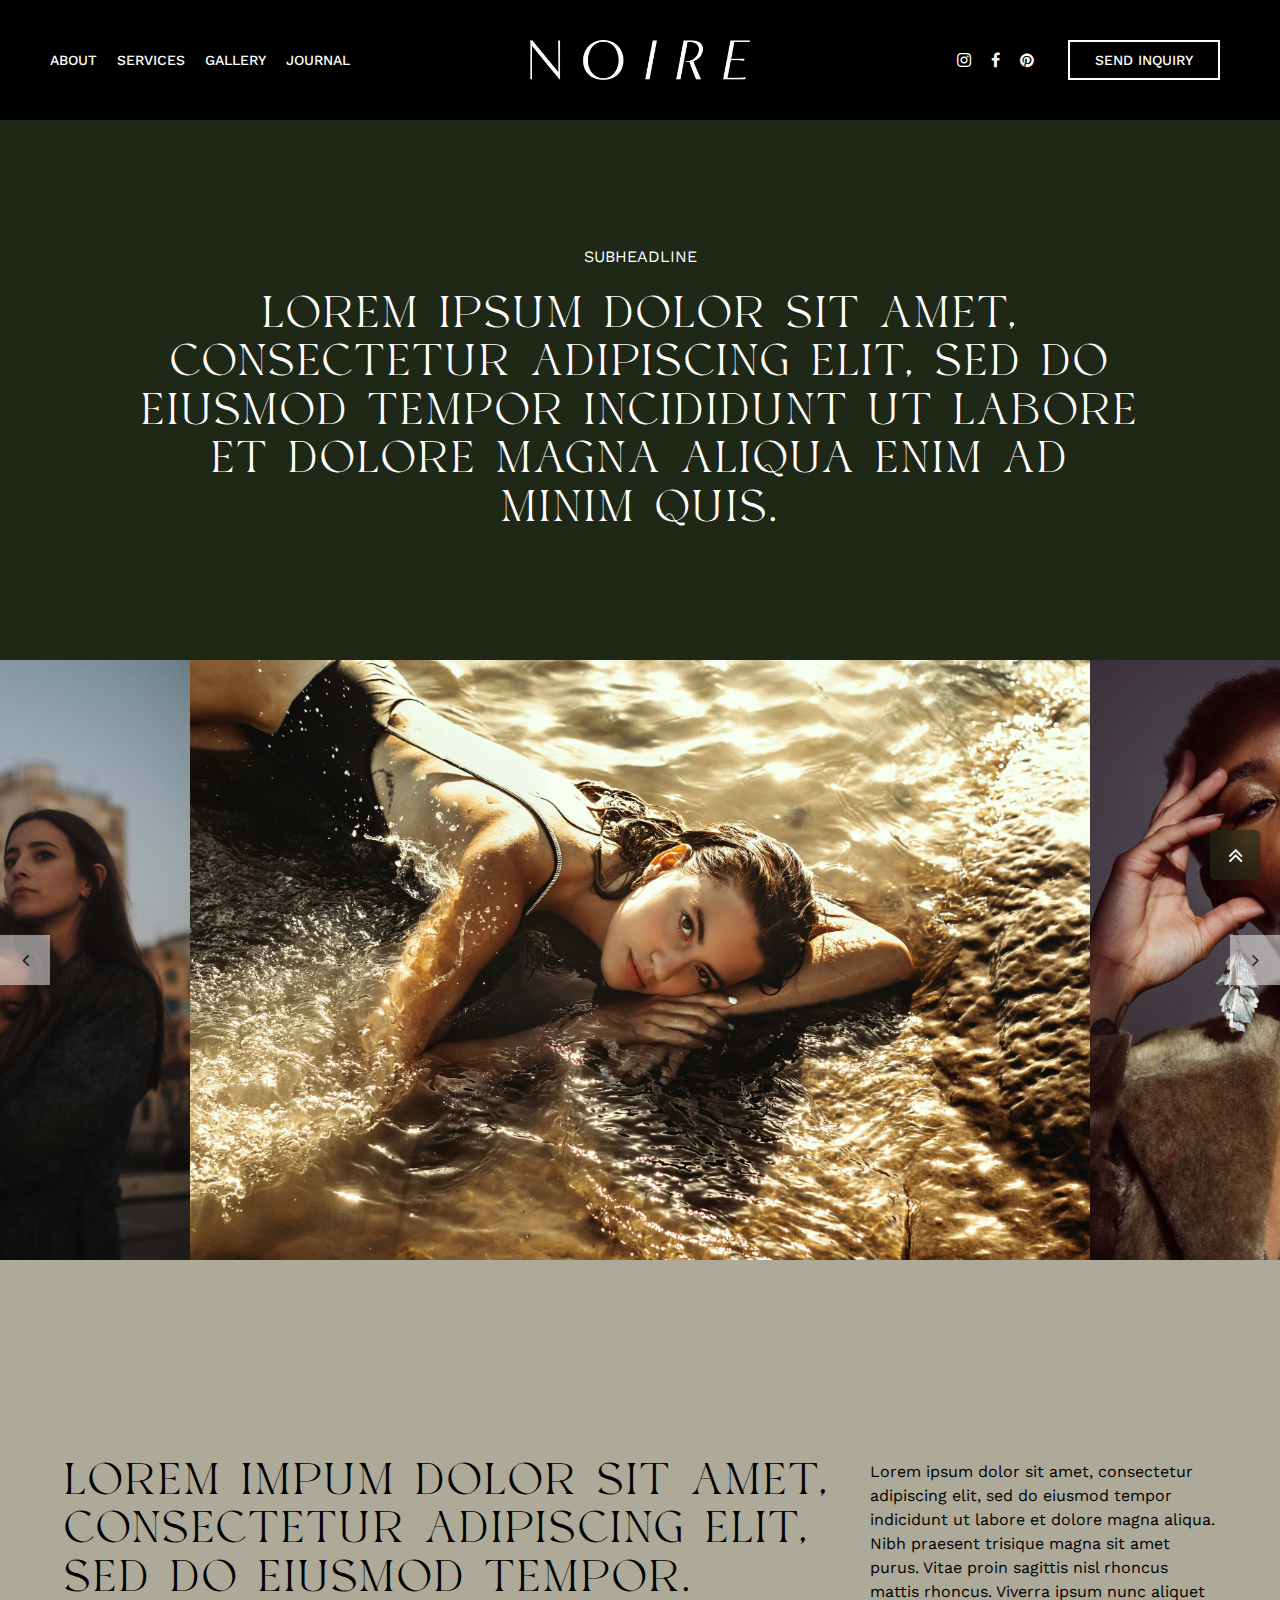
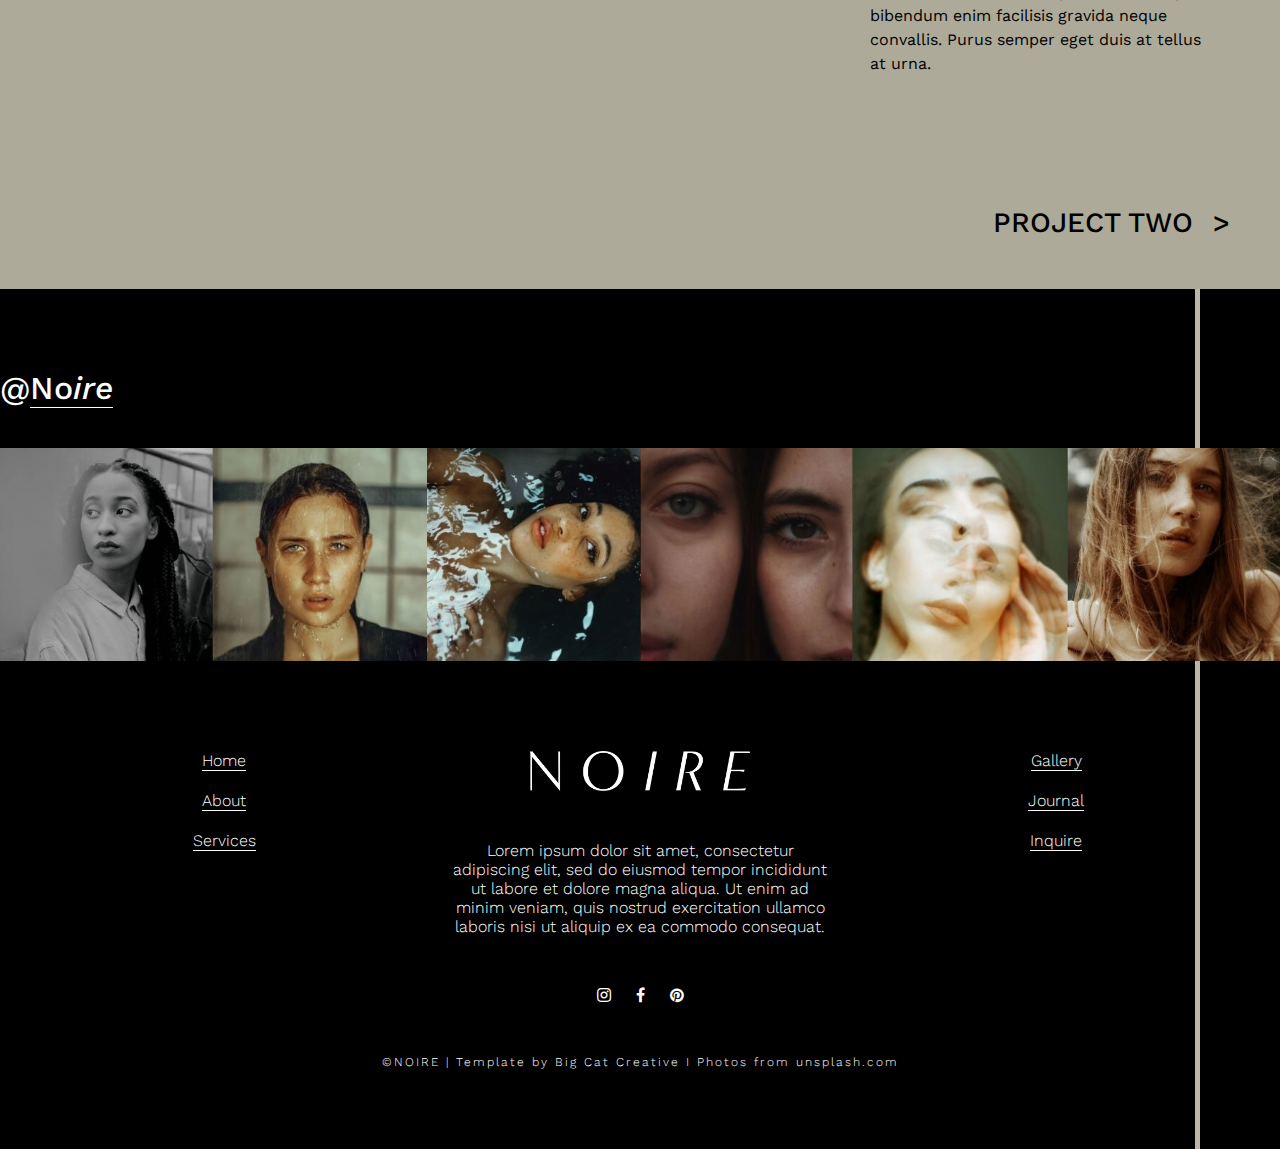
<file: project01.html>
<!DOCTYPE html>
<html lang="ko">
<head>
    <meta charset="UTF-8">
    <meta http-equiv="X-UA-Compatible" content="IE=edge">
    <meta name="viewport" content="width=device-width, initial-scale=1.0">
    <title>NOIRE</title>
    <link rel="shortcut icon" href="./resource/images/default-favicon.ico">
    <link rel="stylesheet" href="./resource/css/slick.css">
    <link rel="stylesheet" href="https://cdnjs.cloudflare.com/ajax/libs/font-awesome/5.8.2/css/all.min.css"/>
    <link rel="stylesheet" href="https://cdnjs.cloudflare.com/ajax/libs/font-awesome/4.7.0/css/font-awesome.css"/>
    <link href="https://fonts.googleapis.com/css2?family=Work+Sans:wght@100;300;500;900&display=swap" rel="stylesheet">
    <link rel="stylesheet" href="./resource/css/reset.css">
    <link rel="stylesheet" href="./resource/css/style.css">
</head>
<body>
    <!-- #wrap -->
    <div id="wrap" class="page_project01">
        <!-- #header -->
        <div id="header"></div>
        <!-- //#header -->
        <!-- #contents -->
        <div id="contents">

            <!-- .visual -->
            <div class="stn visual">
                <div class="cont_lar">
                    <p class="stn_main_txt">SUBHEADLINE</p>
                    <h2 class="stn_sub_tit">
                        Lorem ipsum dolor sit amet,<br>
                        consectetur adipiscing elit, sed do<br>
                        eiusmod tempor incididunt ut labore<br>
                        et dolore magna aliqua enim ad<br>
                        minim quis.
                    </h2>
                </div>
            </div>
            <!-- //.visual -->

            <!-- .project_list -->
            <div class="stn project_list">
                <ul class="project_slick">
                    <li class="w900p"><img src="./resource/images/img_human15.jpg" alt="human"></li>
                    <li><img src="./resource/images/img_human28.jpg" alt="human"></li>
                    <li><img src="./resource/images/img_human16.jpg" alt="human"></li>
                    <li><img src="./resource/images/img_human36.jpg" alt="human"></li>
                    <li><img src="./resource/images/img_human12.jpg" alt="human"></li>
                </ul>
            </div>
            <!-- //.project_list -->

            <!-- .info_project -->
            <div class="stn info_project">
                <div class="cont_lar">
                    <h3 class="stn_sub_tit">
                        LOREM IMPUM DOLOR SIT AMET,<br>
                        CONSECTETUR ADIPISCING ELIT,<br>
                        SED DO EIUSMOD TEMPOR.
                    </h3>
                    <p class="stn_main_txt">
                        Lorem ipsum dolor sit amet, consectetur adipiscing elit, sed do eiusmod tempor indicidunt ut labore et dolore magna aliqua. Nibh praesent trisique magna sit amet purus. Vitae proin sagittis nisl rhoncus mattis rhoncus. Viverra ipsum nunc aliquet bibendum enim facilisis gravida neque convallis. Purus semper eget duis at tellus at urna.
                    </p>
                </div>
                <a href="./project02.html" target="_self" class="btn_next">
                    <span>PROJECT TWO</span>
                    <span>></span>
                </a>
            </div>
            <!-- //.info_project -->
            
        </div>
        <!-- //#contents -->
        <!-- #footer -->
        <div id="footer"></div>
        <!-- //#footer -->
    </div>
    <!-- //#wrap -->

    <script type="text/javascript" src="./resource/js/jquery-1.11.2.min.js"></script>
    <script type="text/javascript" src="./resource/js/slick.min.js"></script>
    <script type="text/javascript" src="./resource/js/common.js"></script>
</body>
</html>
</file>
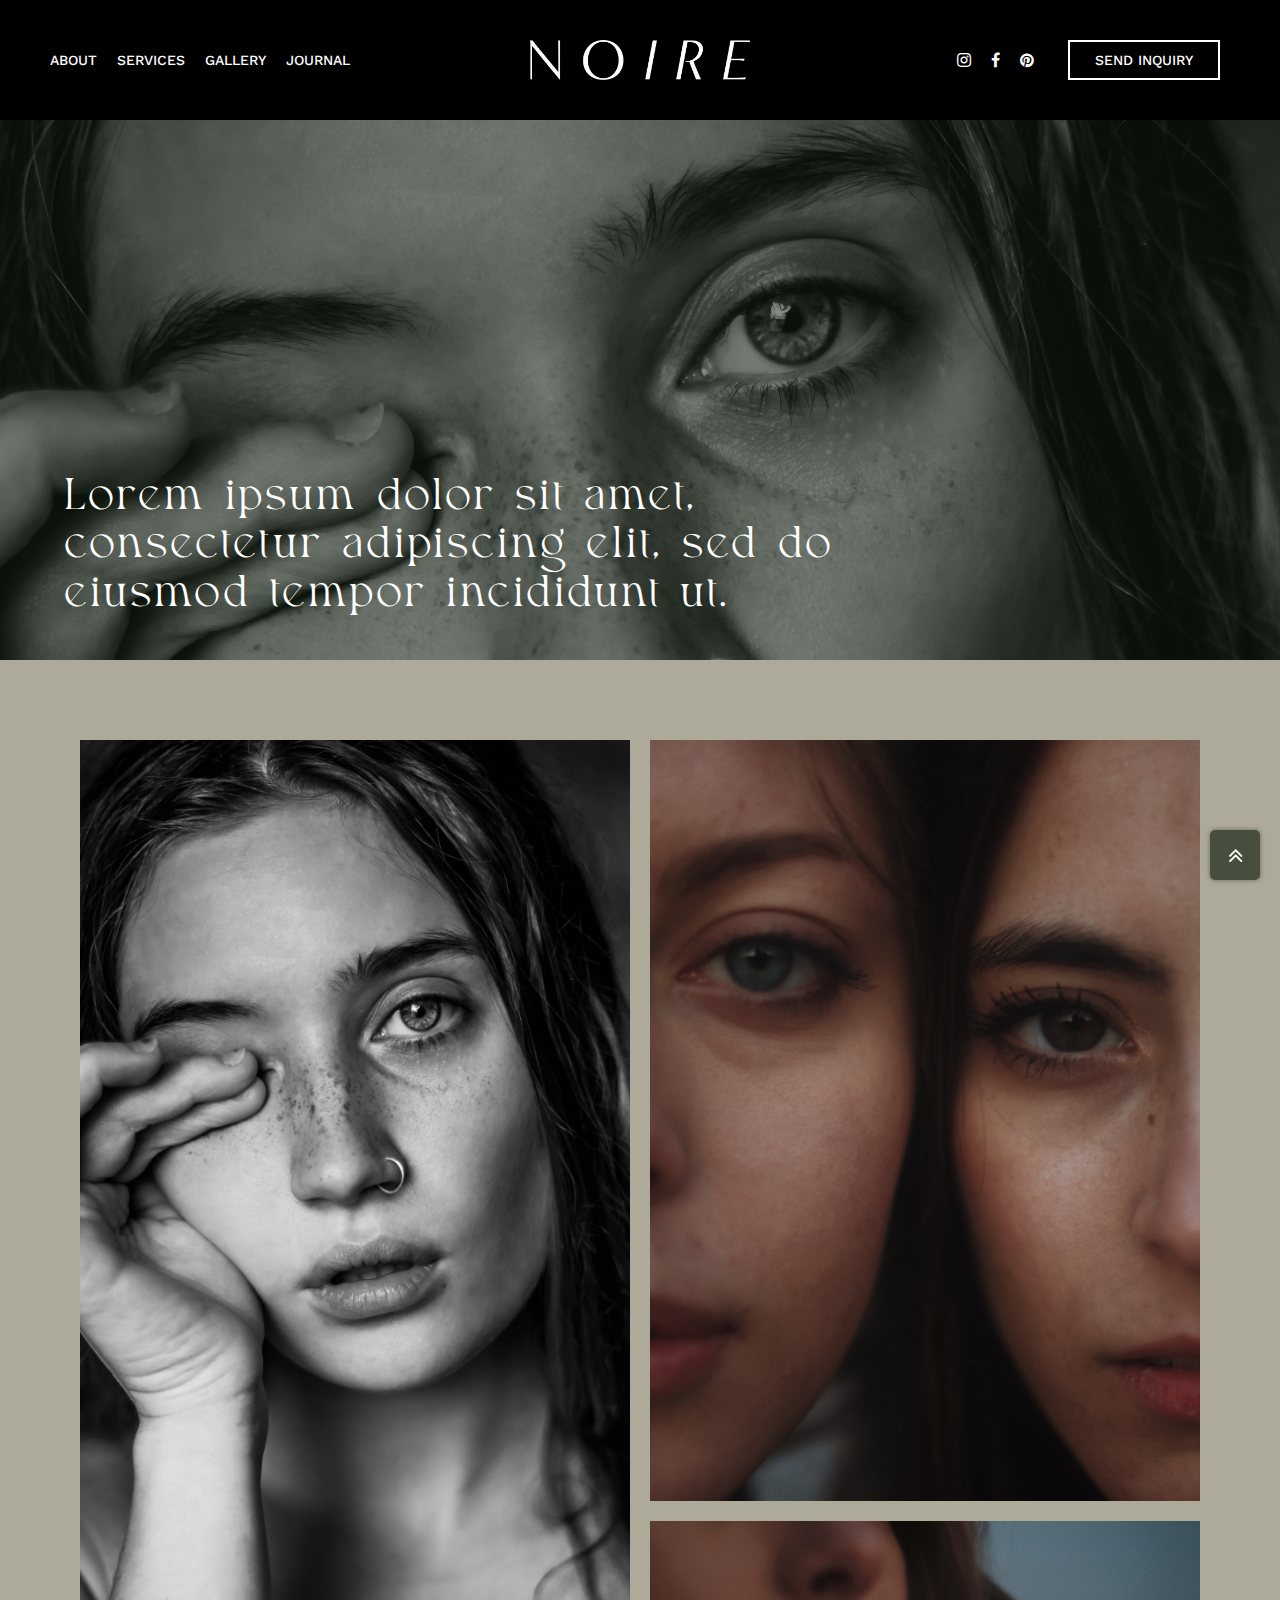
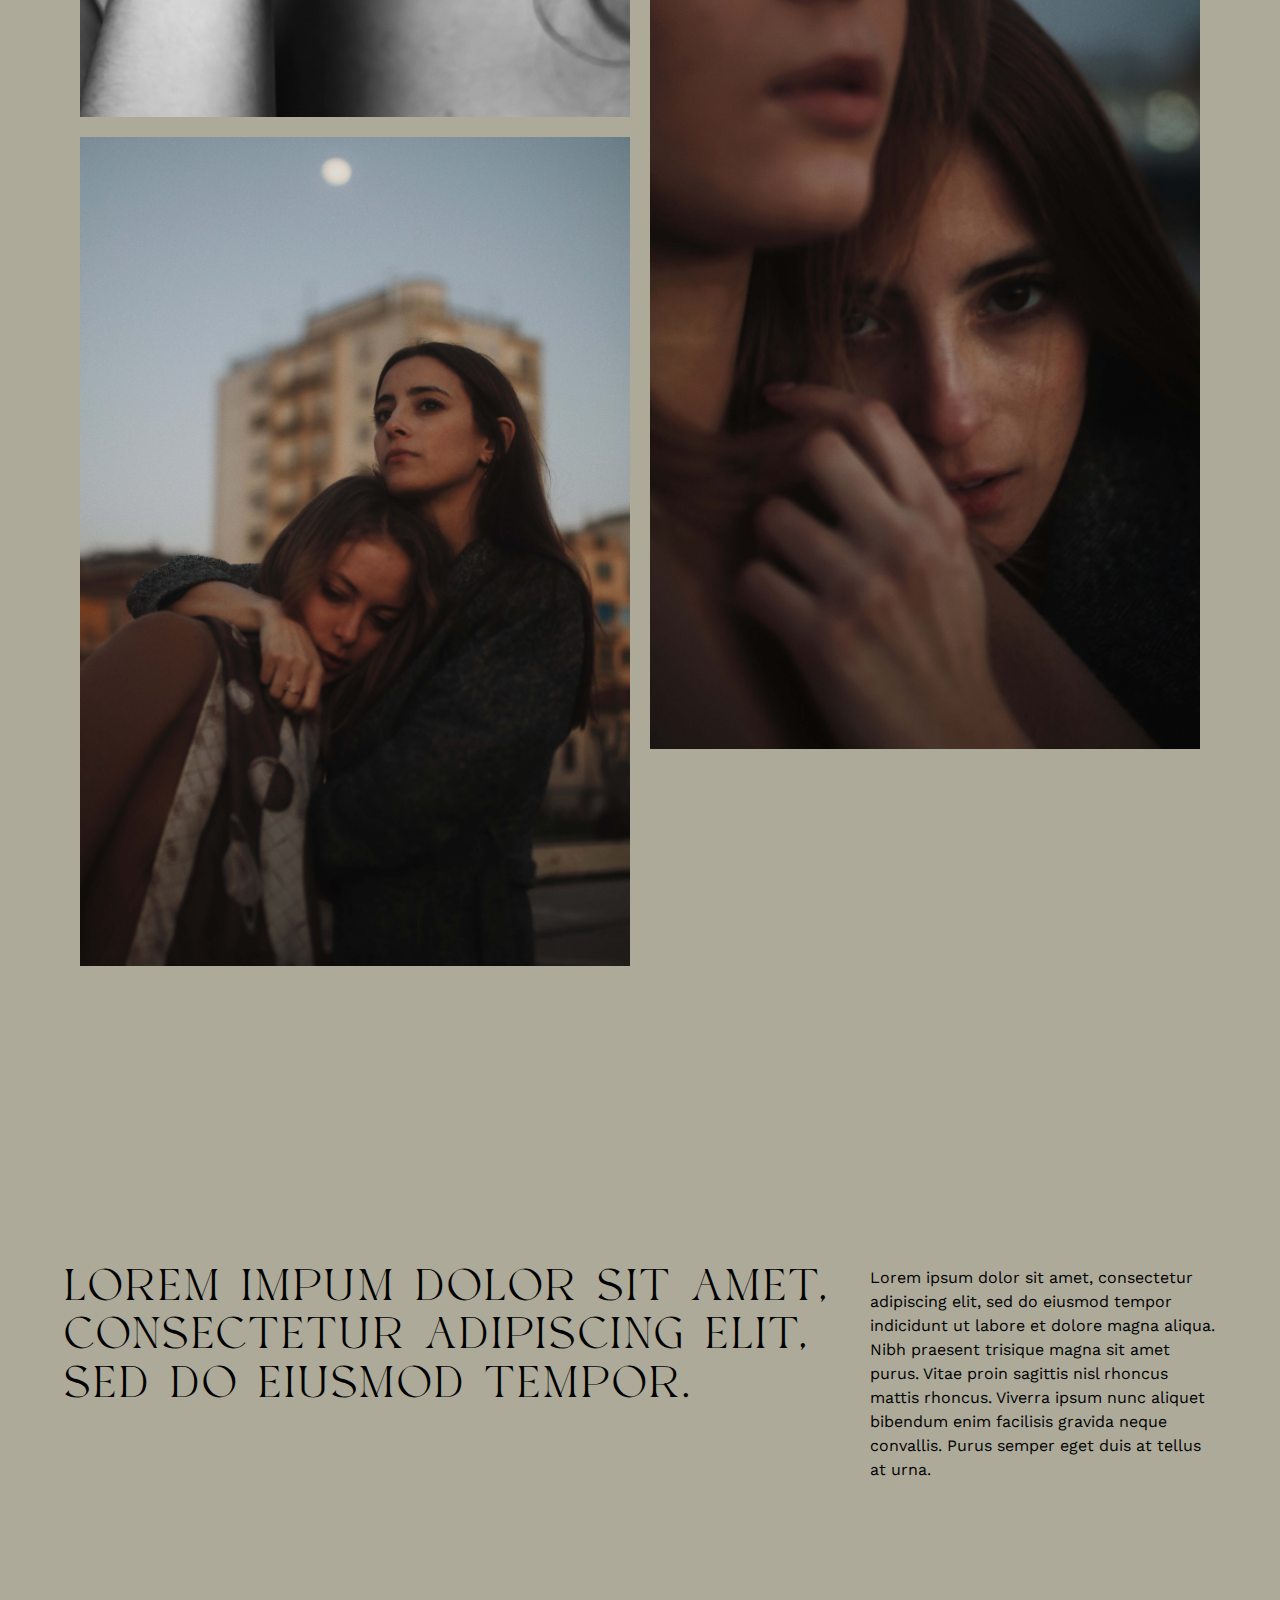
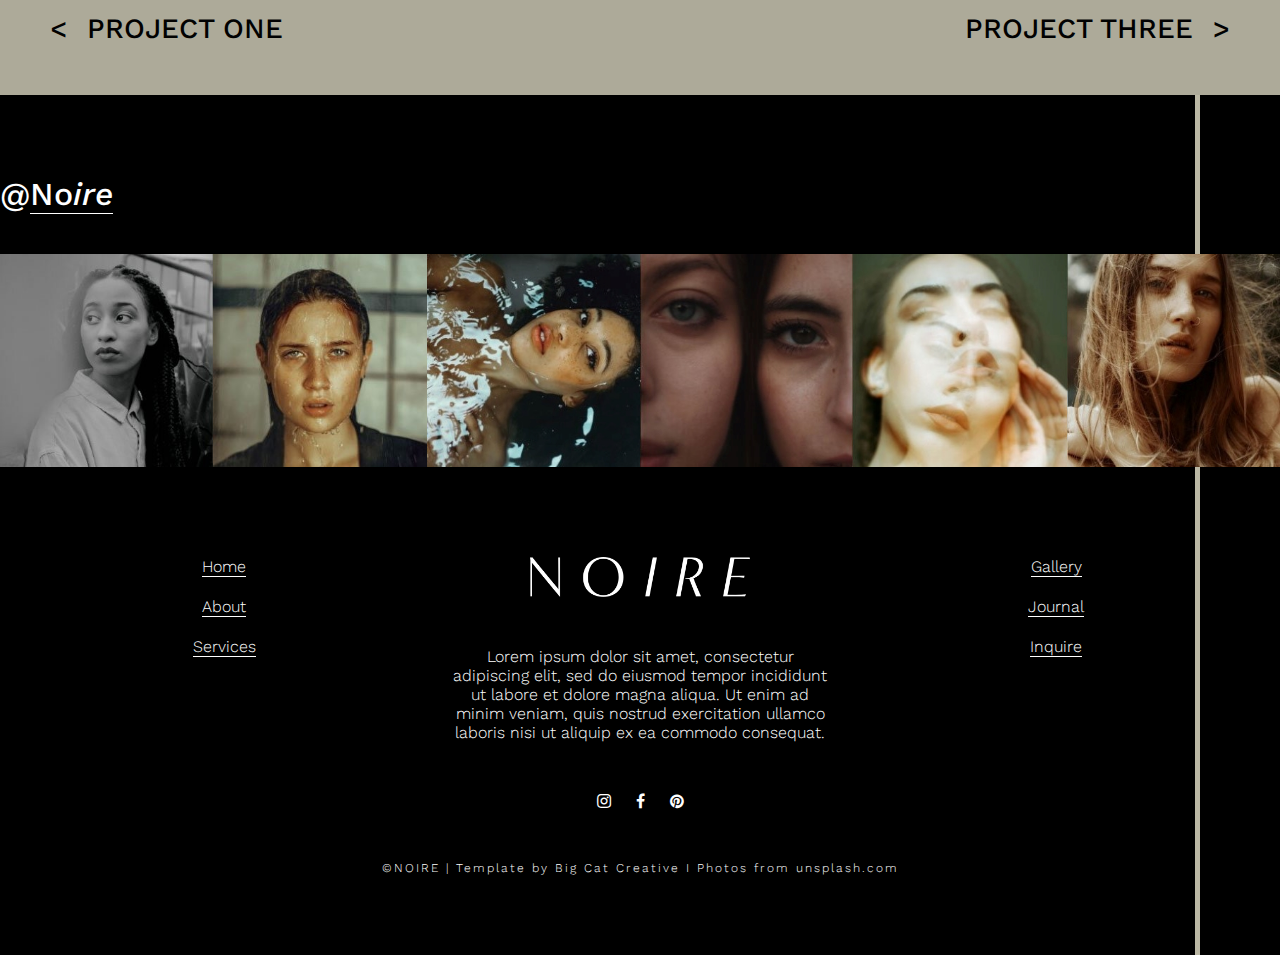
<file: project02.html>
<!DOCTYPE html>
<html lang="ko">
<head>
    <meta charset="UTF-8">
    <meta http-equiv="X-UA-Compatible" content="IE=edge">
    <meta name="viewport" content="width=device-width, initial-scale=1.0">
    <title>NOIRE</title>
    <link rel="shortcut icon" href="./resource/images/default-favicon.ico">
    <link rel="stylesheet" href="./resource/css/slick.css">
    <link rel="stylesheet" href="https://cdnjs.cloudflare.com/ajax/libs/font-awesome/5.8.2/css/all.min.css"/>
    <link rel="stylesheet" href="https://cdnjs.cloudflare.com/ajax/libs/font-awesome/4.7.0/css/font-awesome.css"/>
    <link href="https://fonts.googleapis.com/css2?family=Work+Sans:wght@100;300;500;900&display=swap" rel="stylesheet">
    <link rel="stylesheet" href="./resource/css/reset.css">
    <link rel="stylesheet" href="./resource/css/style.css">
</head>
<body>
    <!-- #wrap -->
    <div id="wrap" class="page_project02">
        <!-- #header -->
        <div id="header"></div>
        <!-- //#header -->
        <!-- #contents -->
        <div id="contents">

            <!-- .visual -->
            <div class="stn visual">
                <div class="cont_lar">
                    <h2 class="stn_sub_tit">
                        Lorem ipsum dolor sit amet,<br>
                        consectetur adipiscing elit, sed do<br>
                        eiusmod tempor incididunt ut.
                    </h2>
                </div>
            </div>
            <!-- //.visual -->

            <!-- .project_list02 -->
            <div class="stn project_list02">
                <ul class="grid02">
                    <li class="grid-item02">
                        <img src="./resource/images/img_human14.jpg" alt="human">
                    </li>
                    <li class="grid-item02">
                        <img src="./resource/images/img_human11.jpg" alt="human">
                    </li>
                    <li class="grid-item02">
                        <img src="./resource/images/img_human12.jpg" alt="human">
                    </li>
                    <li class="grid-item02">
                        <img src="./resource/images/img_human13.jpg" alt="human">
                    </li>
                </ul>
            </div>
            <!-- //.project_list02 -->

            <!-- .info_project -->
            <div class="stn info_project">
                <div class="cont_lar">
                    <h3 class="stn_sub_tit">
                        LOREM IMPUM DOLOR SIT AMET,<br>
                        CONSECTETUR ADIPISCING ELIT,<br>
                        SED DO EIUSMOD TEMPOR.
                    </h3>
                    <p class="stn_main_txt">
                        Lorem ipsum dolor sit amet, consectetur adipiscing elit, sed do eiusmod tempor indicidunt ut labore et dolore magna aliqua. Nibh praesent trisique magna sit amet purus. Vitae proin sagittis nisl rhoncus mattis rhoncus. Viverra ipsum nunc aliquet bibendum enim facilisis gravida neque convallis. Purus semper eget duis at tellus at urna.
                    </p>
                </div>
                <div class="btn_project_area">
                    <a href="./project01.html" target="_self" class="btn_prev">
                        <span><</span>
                        <span>PROJECT ONE</span>
                    </a>
                    <a href="./project02.html" target="_self" class="btn_next">
                        <span>PROJECT THREE</span>
                        <span>></span>
                    </a>
                </div>
            </div>
            <!-- //.info_project -->
            
        </div>
        <!-- //#contents -->
        <!-- #footer -->
        <div id="footer"></div>
        <!-- //#footer -->
    </div>
    <!-- //#wrap -->

    <script type="text/javascript" src="./resource/js/jquery-1.11.2.min.js"></script>
    <script type="text/javascript" src="./resource/js/slick.min.js"></script>
    <script type="text/javascript" src="./resource/js/masonry-docs.min.js"></script>
    <script type="text/javascript" src="./resource/js/common.js"></script>
</body>
</html>
</file>
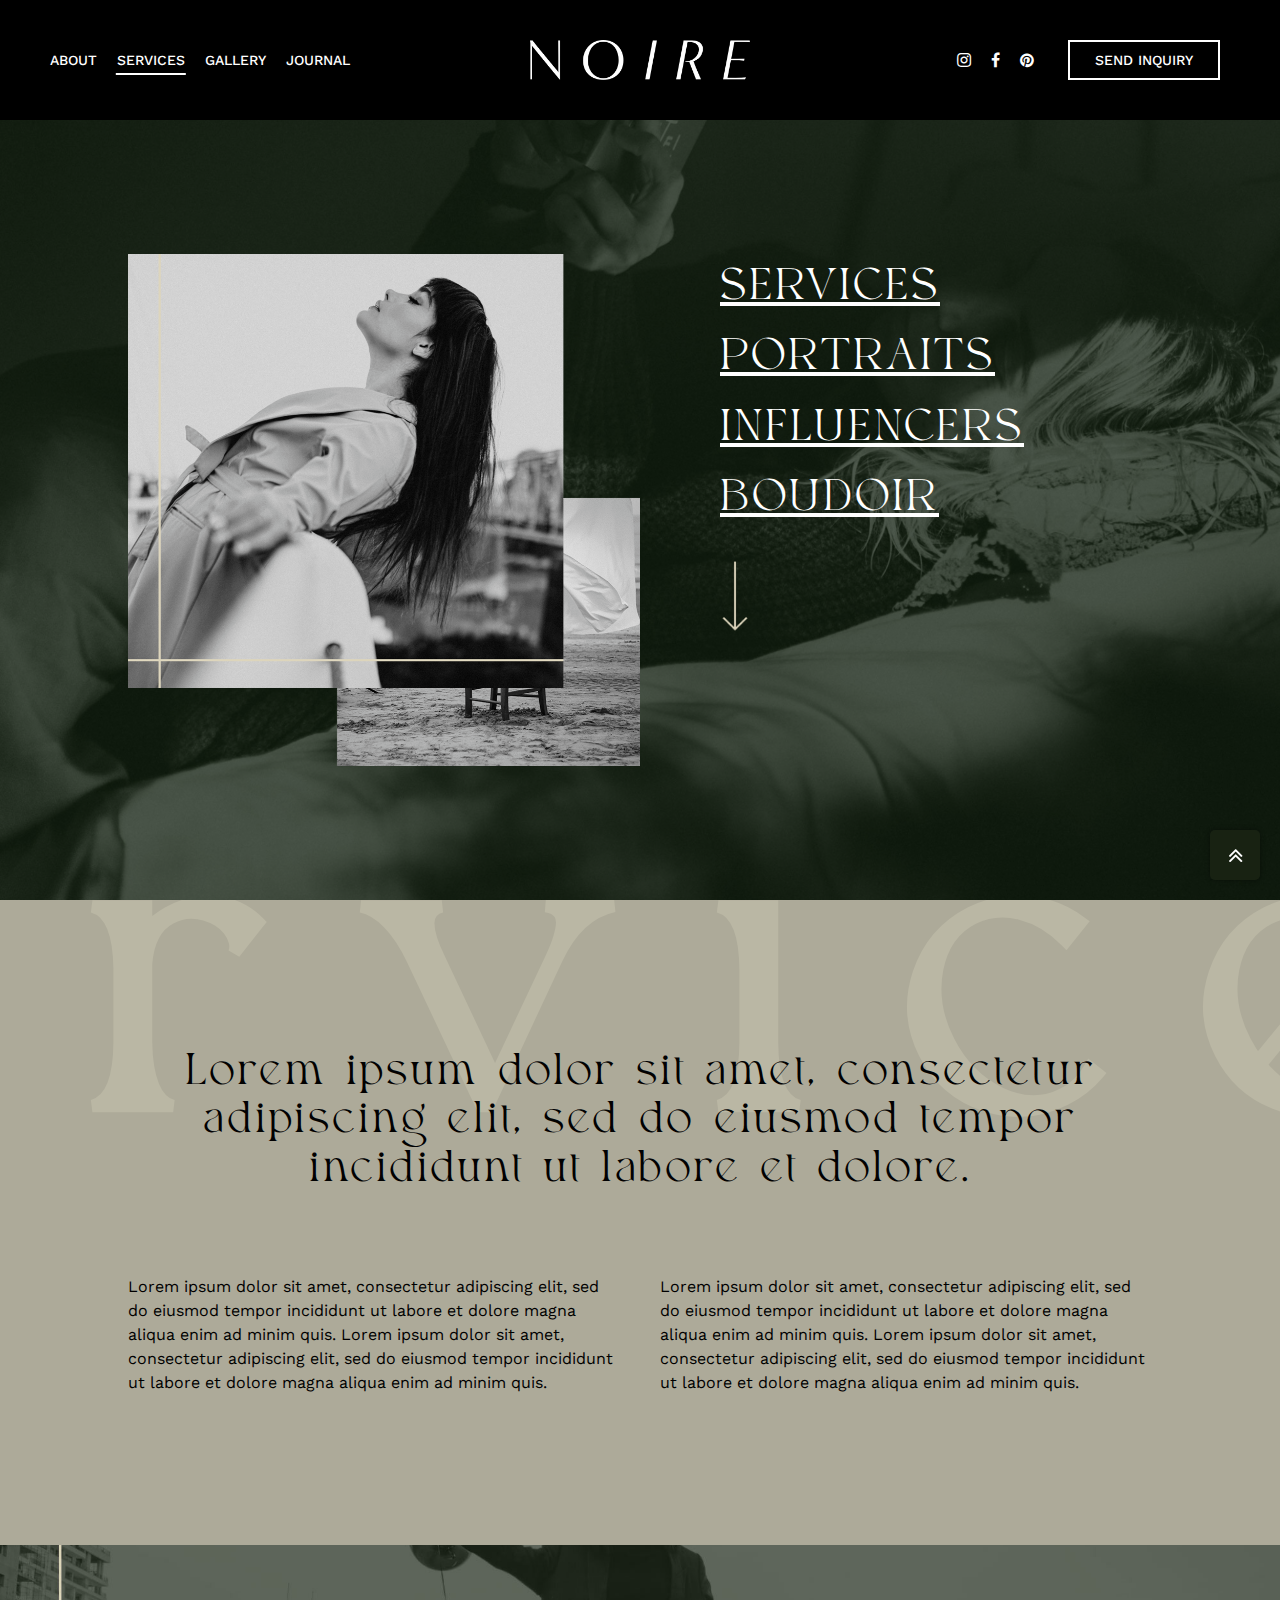
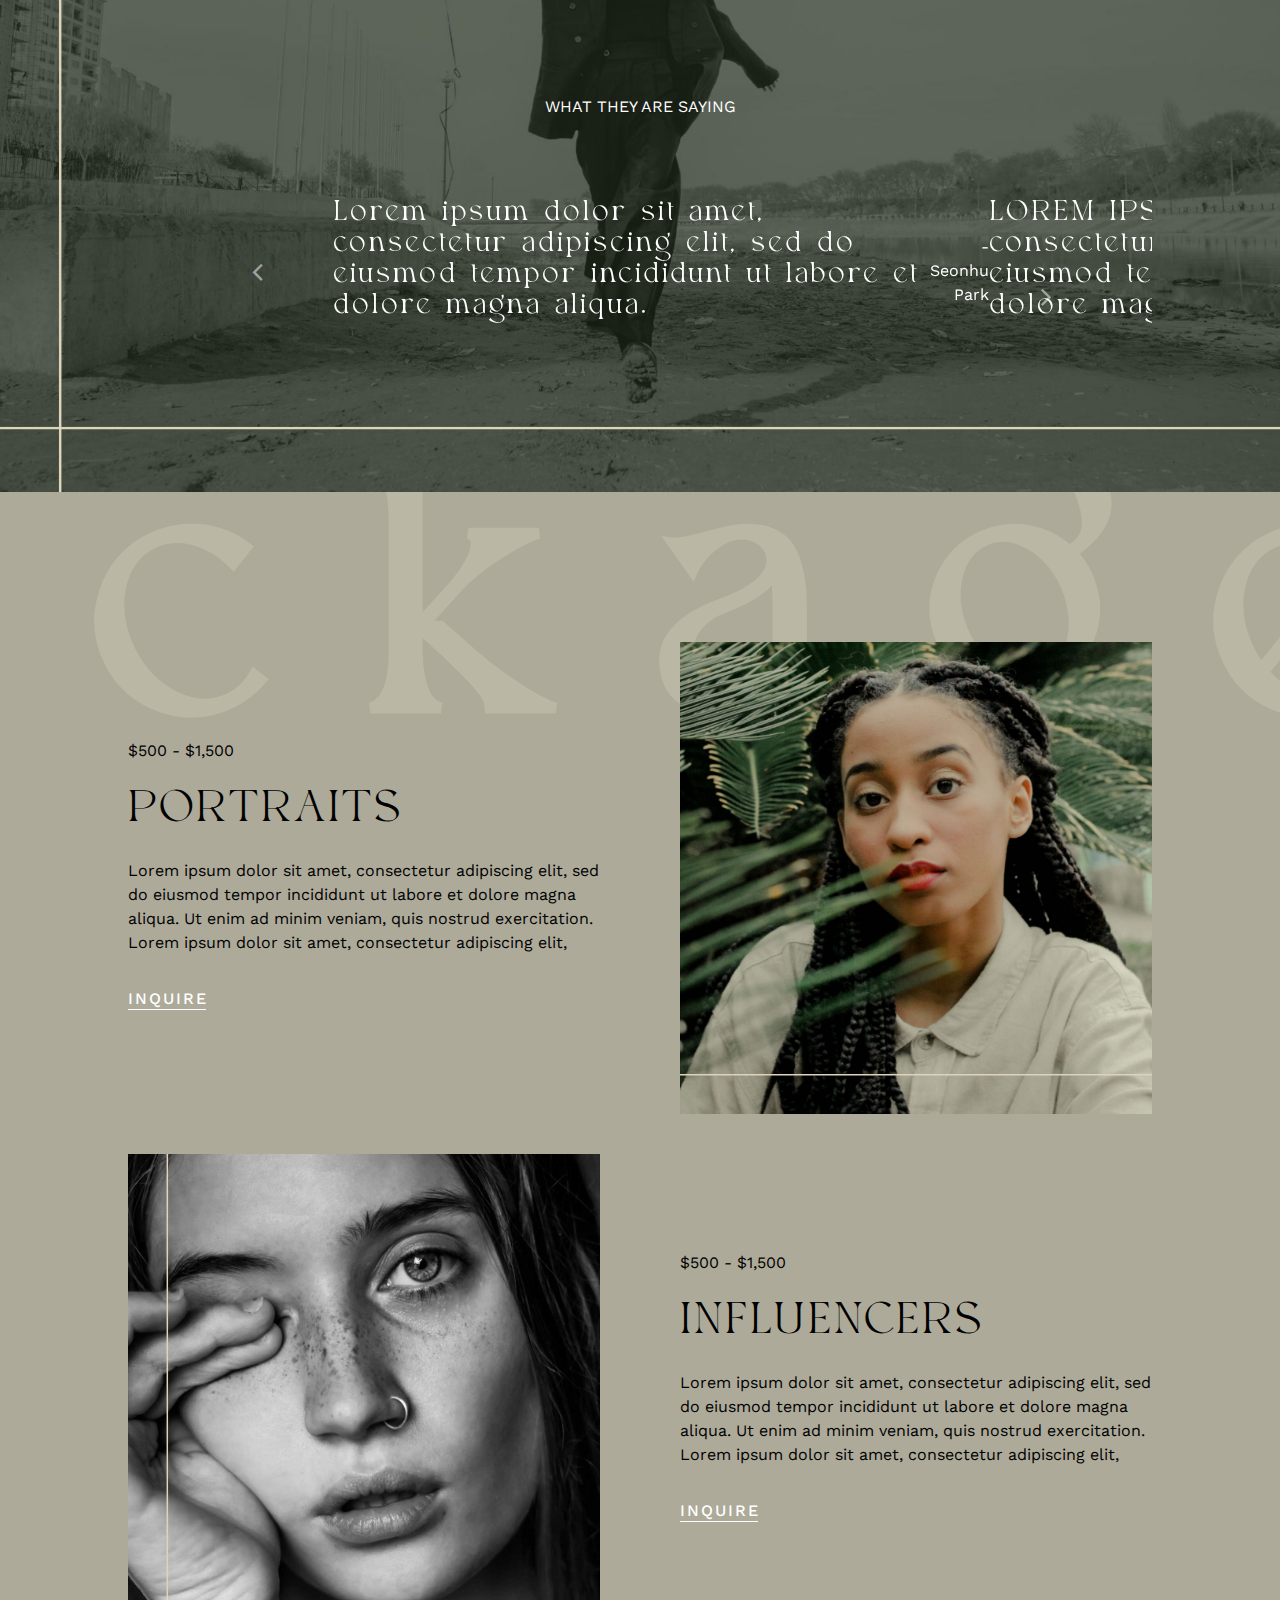
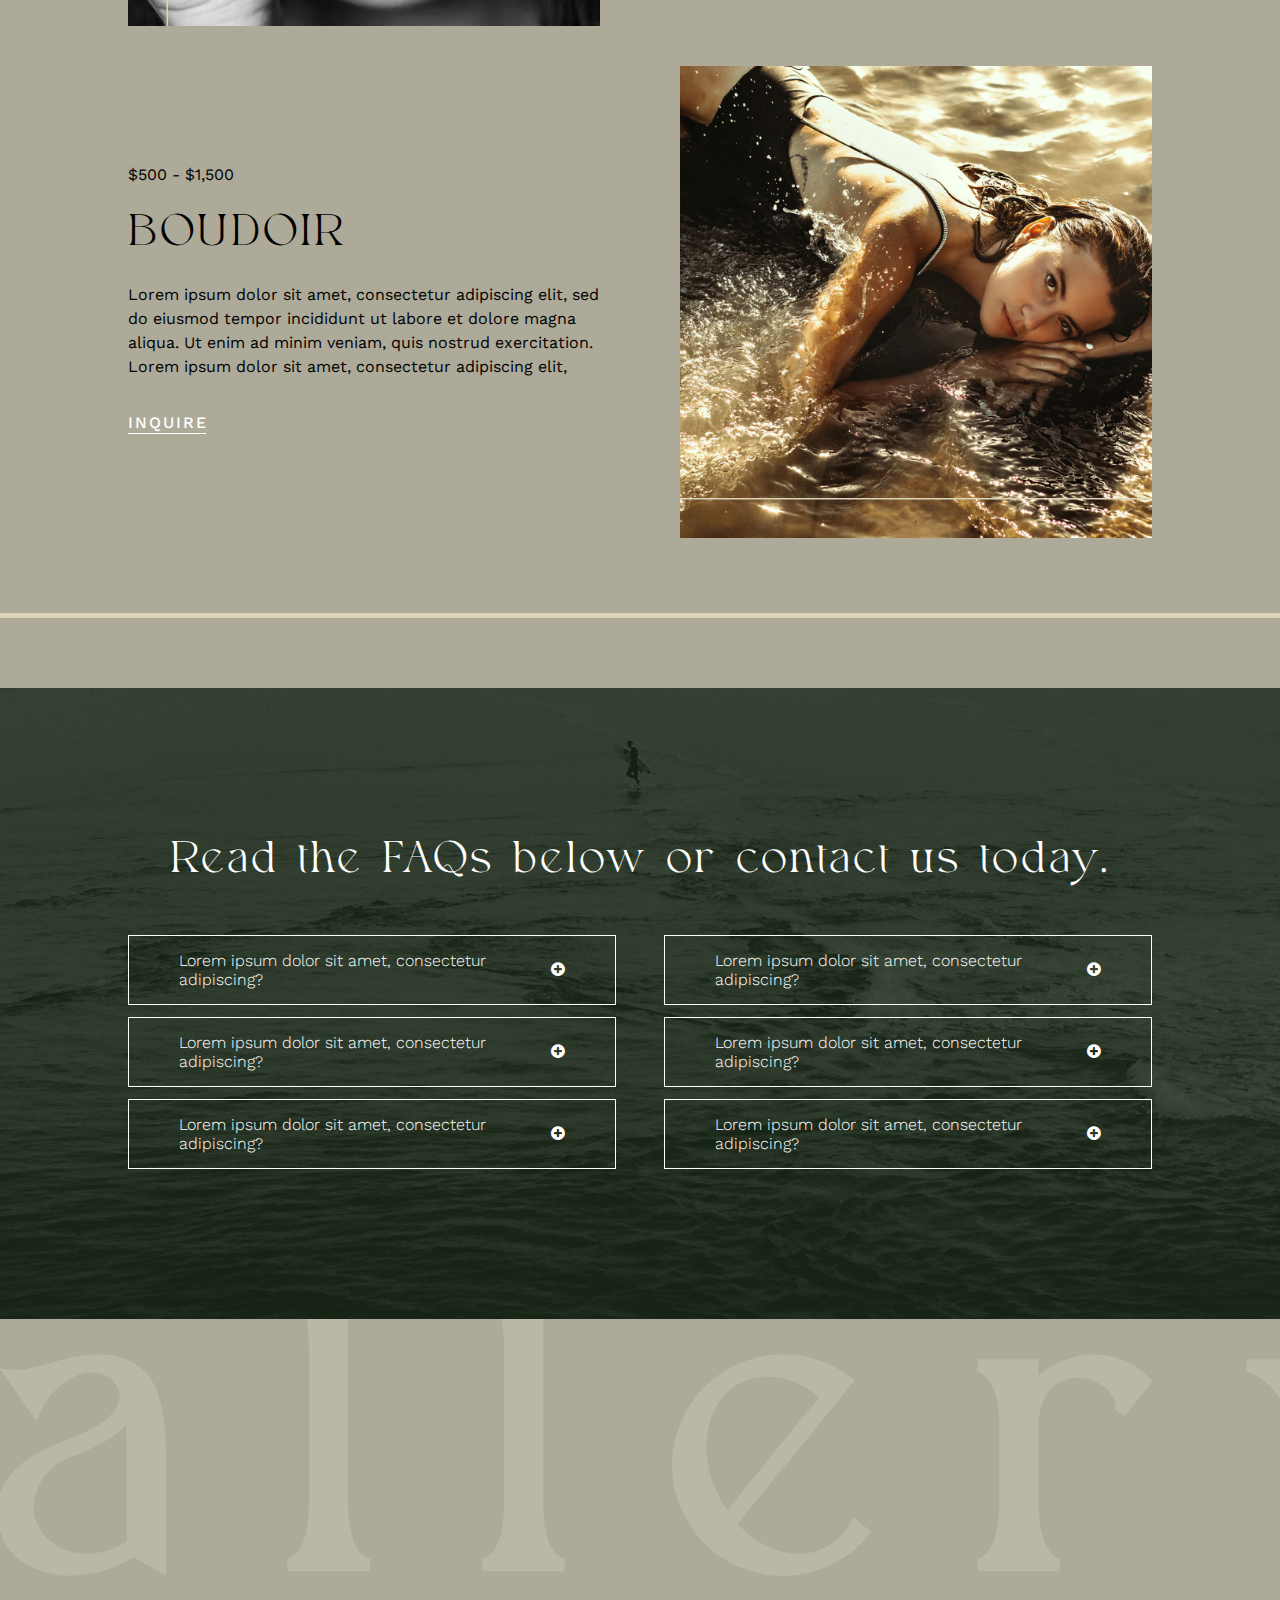
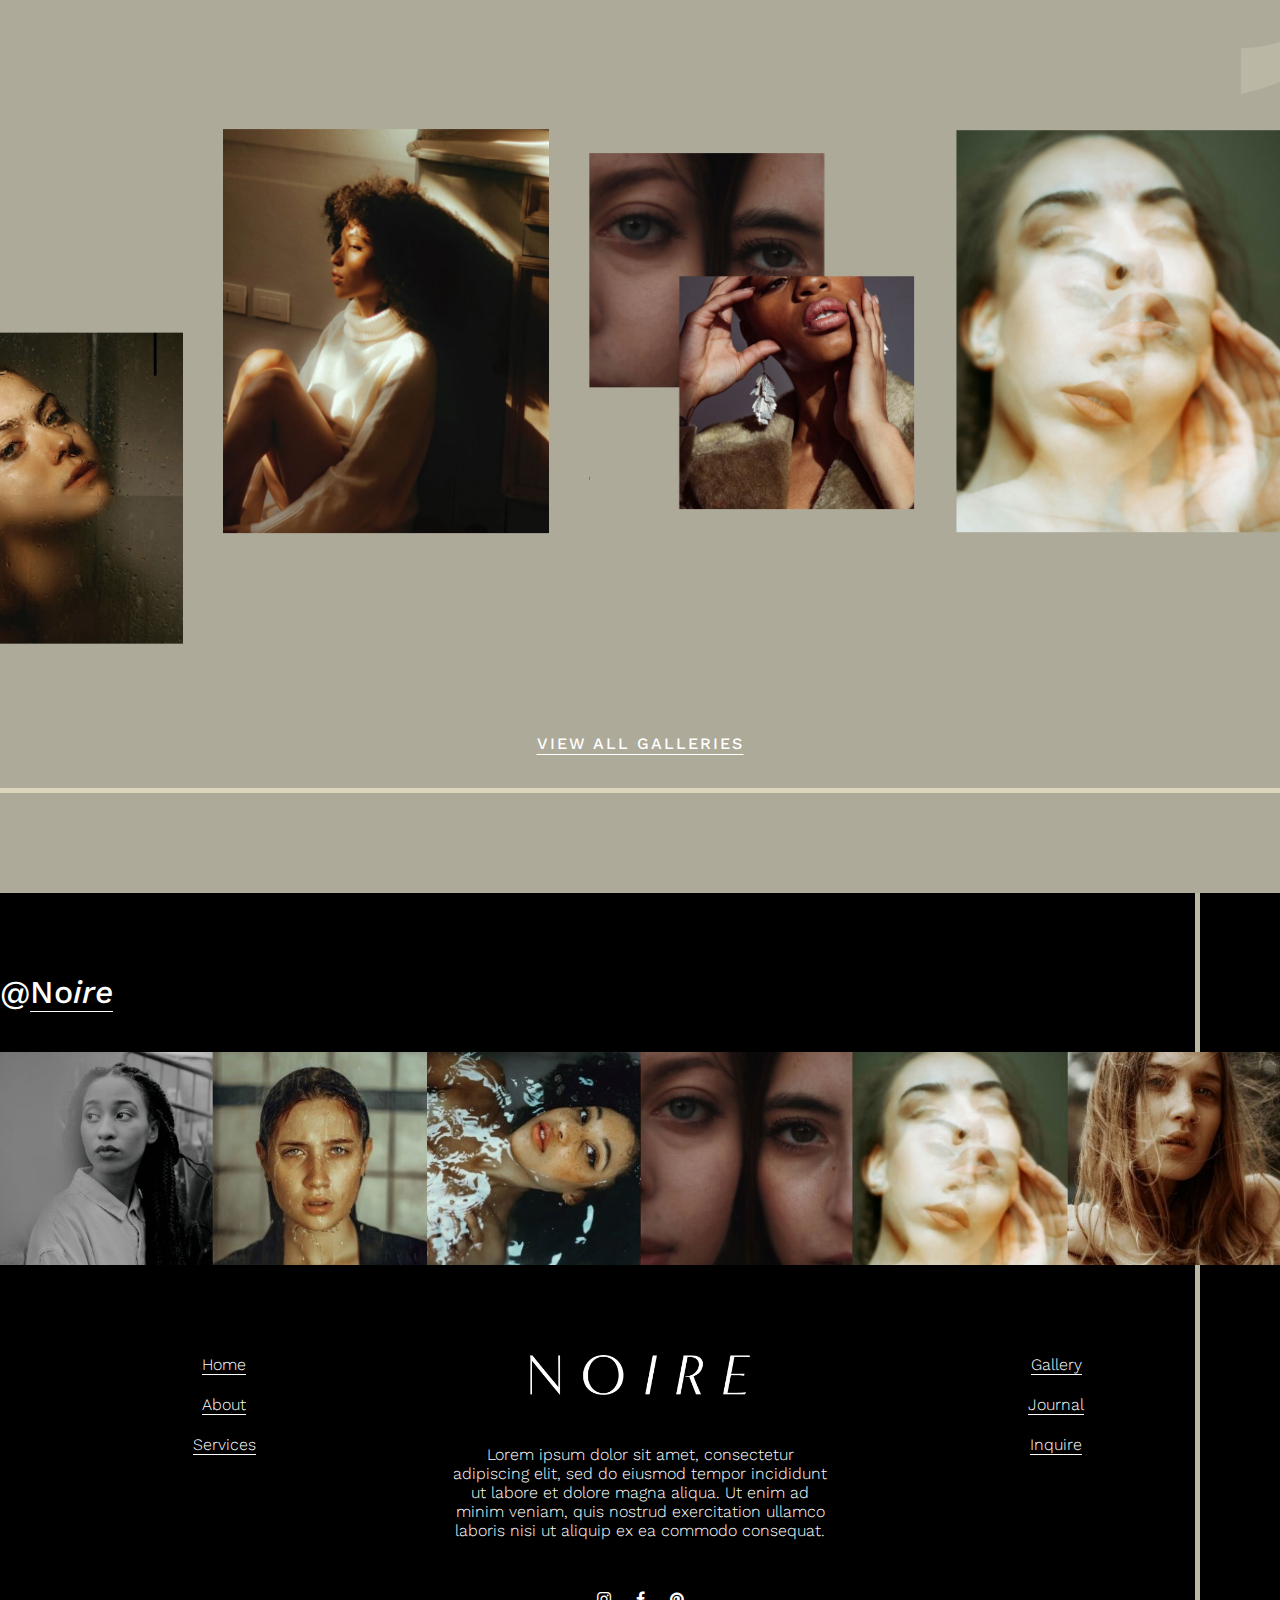
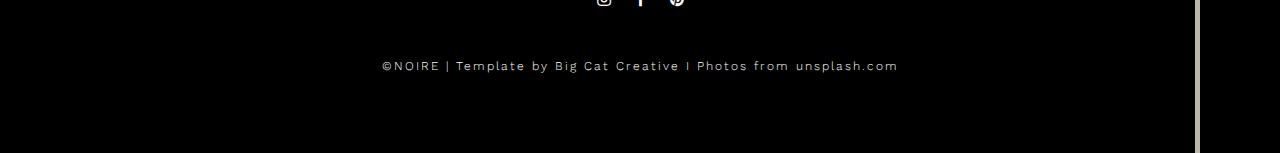
<file: services.html>
<!DOCTYPE html>
<html lang="ko">
<head>
    <meta charset="UTF-8">
    <meta http-equiv="X-UA-Compatible" content="IE=edge">
    <meta name="viewport" content="width=device-width, initial-scale=1.0">
    <title>NOIRE-services</title>
    <link rel="shortcut icon" href="./resource/images/default-favicon.ico">
    <link rel="stylesheet" href="./resource/css/slick.css">
    <link rel="stylesheet" href="https://cdnjs.cloudflare.com/ajax/libs/font-awesome/5.8.2/css/all.min.css"/>
    <link rel="stylesheet" href="https://cdnjs.cloudflare.com/ajax/libs/font-awesome/4.7.0/css/font-awesome.css"/>
    <link href="https://fonts.googleapis.com/css2?family=Work+Sans:wght@100;300;500;900&display=swap" rel="stylesheet">
    <link rel="stylesheet" href="./resource/css/reset.css">
    <link rel="stylesheet" href="./resource/css/style.css">
</head>
<body>
    <!-- #wrap -->
    <div id="wrap" class="page_services">
        <!-- #header -->
        <div id="header"></div>
        <!-- //#header -->
        <!-- #contents -->
        <div id="contents">

            <!-- .visual -->
            <div class="stn visual">
                <div class="cont_mid">
                    <img src="./resource/images/img_human38.png" alt="human">
                    <h2 class="stn_sub_tit">
                        SERVICES<br>
                        PORTRAITS<br>
                        INFLUENCERS<br>
                        BOUDOIR<br>
                        <img src="./resource/images/img_arrow.png" alt="arrow">
                    </h2>
                </div>
            </div>
            <!-- //.visual -->
            
            <!-- .sercives -->
            <div class="stn sercives">
                <p class="bg_txt">services</p>
                <div class="cont_mid">
                    <h3 class="stn_sub_tit">Lorem ipsum dolor sit amet, consectetur adipiscing elit, sed do eiusmod tempor incididunt ut labore et dolore.</h3>
                    <ul>
                        <li>
                            <p class="stn_main_txt">
                                Lorem ipsum dolor sit amet, consectetur adipiscing elit, sed do eiusmod tempor incididunt ut labore et dolore magna aliqua enim ad minim quis. Lorem ipsum dolor sit amet, consectetur adipiscing elit, sed do eiusmod tempor incididunt ut labore et dolore magna aliqua enim ad minim quis.
                            </p>
                        </li>
                        <li>
                            <p class="stn_main_txt">
                                Lorem ipsum dolor sit amet, consectetur adipiscing elit, sed do eiusmod tempor incididunt ut labore et dolore magna aliqua enim ad minim quis. Lorem ipsum dolor sit amet, consectetur adipiscing elit, sed do eiusmod tempor incididunt ut labore et dolore magna aliqua enim ad minim quis.
                            </p>
                        </li>
                    </ul>
                </div>
            </div>
            <!-- //.sercives -->

            <!-- .reviews -->
            <div class="stn reviews">
                <div class="cont_mid">
                    <h4 class="stn_main_txt">
                        WHAT THEY ARE SAYING
                    </h4>
                    <ul class="sub_slick02">
                        <li>
                            <p class="stn_main_tit">
                                Lorem ipsum dolor sit amet, consectetur adipiscing elit, sed do eiusmod tempor incididunt ut labore et dolore magna aliqua.
                            </p>
                            <p class="stn_main_txt">-Seonhu Park</p>
                        </li>
                        <li>
                            <p class="stn_main_tit">
                                LOREM IPSUM DOLOR SIT AMET, consectetur adipiscing elit, sed do eiusmod tempor incididunt ut labore et dolore magna aliqua.
                            </p>
                            <p class="stn_main_txt">-PARK SEON HU</p>
                        </li>
                    </ul>
                </div>
            </div>
            <!-- //.reviews -->
            
            <!-- .values -->
            <div class="stn values">
                <p class="bg_txt">packages</p>
                <div class="cont_mid">
                    <div class="cont">
                        <div class="desc_area">
                            <p class="stn_main_txt">$500 - $1,500</p>
                            <h3 class="stn_sub_tit">
                                PORTRAITS
                            </h3>
                            <p class="stn_main_txt">
                                Lorem ipsum dolor sit amet, consectetur adipiscing elit, sed do eiusmod tempor incididunt ut labore et dolore magna aliqua. Ut enim ad minim veniam, quis nostrud exercitation. Lorem ipsum dolor sit amet, consectetur adipiscing elit,
                            </p>
                            <a href="#" target="_self" class="btn_more_info">INQUIRE</a>
                        </div>
                        <img src="./resource/images/img_human31.jpg" alt="human">
                    </div>
                    <div class="cont">
                        <img src="./resource/images/img_human30.jpg" alt="human">
                        <div class="desc_area">
                            <p class="stn_main_txt">$500 - $1,500</p>
                            <h3 class="stn_sub_tit">
                                INFLUENCERS
                            </h3>
                            <p class="stn_main_txt">
                                Lorem ipsum dolor sit amet, consectetur adipiscing elit, sed do eiusmod tempor incididunt ut labore et dolore magna aliqua. Ut enim ad minim veniam, quis nostrud exercitation. Lorem ipsum dolor sit amet, consectetur adipiscing elit,
                            </p>
                            <a href="#" target="_self" class="btn_more_info">INQUIRE</a>
                        </div>
                    </div>
                    <div class="cont">
                        <div class="desc_area">
                            <p class="stn_main_txt">$500 - $1,500</p>
                            <h3 class="stn_sub_tit">
                                BOUDOIR
                            </h3>
                            <p class="stn_main_txt">
                                Lorem ipsum dolor sit amet, consectetur adipiscing elit, sed do eiusmod tempor incididunt ut labore et dolore magna aliqua. Ut enim ad minim veniam, quis nostrud exercitation. Lorem ipsum dolor sit amet, consectetur adipiscing elit,
                            </p>
                            <a href="#" target="_self" class="btn_more_info">INQUIRE</a>
                        </div>
                        <img src="./resource/images/img_human29.jpg" alt="human">
                    </div>
                </div>
            </div>
            <!-- //.values -->

            <!-- .journal_list -->
            <div class="stn journal_list">
                <div class="cont_mid">
                    <h3 class="stn_sub_tit">
                        Read the FAQs below or contact us today.
                    </h3>
                    <ul>
                        <li>
                            <a href="#" target="_self">
                                <span>
                                    Lorem ipsum dolor sit amet, consectetur adipiscing?
                                </span>
                                <span><i class="fa fa-plus-circle" aria-hidden="true"></i></span>
                            </a>
                        </li>
                        <li>
                            <a href="#" target="_self">
                                <span>
                                    Lorem ipsum dolor sit amet, consectetur adipiscing?
                                </span>
                                <span><i class="fa fa-plus-circle" aria-hidden="true"></i></span>
                            </a>
                        </li>
                        <li>
                            <a href="#" target="_self">
                                <span>
                                    Lorem ipsum dolor sit amet, consectetur adipiscing?
                                </span>
                                <span><i class="fa fa-plus-circle" aria-hidden="true"></i></span>
                            </a>
                        </li>
                        <li>
                            <a href="#" target="_self">
                                <span>
                                    Lorem ipsum dolor sit amet, consectetur adipiscing?
                                </span>
                                <span><i class="fa fa-plus-circle" aria-hidden="true"></i></span>
                            </a>
                        </li>
                        <li>
                            <a href="#" target="_self">
                                <span>
                                    Lorem ipsum dolor sit amet, consectetur adipiscing?
                                </span>
                                <span><i class="fa fa-plus-circle" aria-hidden="true"></i></span>
                            </a>
                        </li>
                        <li>
                            <a href="#" target="_self">
                                <span>
                                    Lorem ipsum dolor sit amet, consectetur adipiscing?
                                </span>
                                <span><i class="fa fa-plus-circle" aria-hidden="true"></i></span>
                            </a>
                        </li>
                    </ul>
                </div>
            </div>
            <!-- //.journal_list -->

            <!-- .gallery_list -->
            <div class="stn gallery_list">
                <p class="bg_txt">gallery</p>
                <ul class="main_slick">
                    <li class="bg_line_area01">
                        <img src="./resource/images/img_slick04.jpg" alt="갤러리">
                    </li>
                    <li>
                        <img src="./resource/images/img_slick03.jpg" alt="갤러리">
                    </li>
                    <li>
                        <img src="./resource/images/img_slick02.jpg" alt="갤러리">
                    </li>
                    <li class="bg_line_area02">
                        <img src="./resource/images/img_slick01.jpg" alt="갤러리" class="align_bottom">
                    </li>
                </ul>
                <a href="./gallery.html" target="_self" class="btn_more_info">VIEW ALL GALLERIES</a>
            </div>
            <!-- //.gallery_list -->
            
        </div>
        <!-- //#contents -->
        <!-- #footer -->
        <div id="footer"></div>
        <!-- //#footer -->
    </div>
    <!-- //#wrap -->

    <script type="text/javascript" src="./resource/js/jquery-1.11.2.min.js"></script>
    <script type="text/javascript" src="./resource/js/slick.min.js"></script>
    <script type="text/javascript" src="./resource/js/common.js"></script>
</body>
</html>
</file>
<file: resource/css/style.css>
@charset "utf-8";

/* common */

/* #wrap */
.hidden {height:100%; min-height:100%; overflow:hidden !important; touch-action:none;}
#wrap{ overflow:hidden; }
#contents{ width:100%; }
.stn{ width:100%; overflow:hidden; }
.cont_lar{ max-width:1280px; width:90%; margin:0 auto; }
.cont_mid{ max-width:1024px; width:80%; margin:0 auto; }
.stn_main_tit{ font-family:"Roxie rossa", serif; text-align:center; font-size:60px; line-height:1.1; letter-spacing:3px; color:#fff; transition:all 1s !important; -webkit-transition:all 1s !important; -moz-transition:all 1s !important; -ms-transition:all 1s !important; -o-transition:all 1s !important; }
.stn_sub_tit{ font-family:"Roxie rossa", serif; text-align:center; font-size:44px; line-height:1.1; letter-spacing:3px; color:#010101; transition:all 1s !important; -webkit-transition:all 1s !important; -moz-transition:all 1s !important; -ms-transition:all 1s !important; -o-transition:all 1s !important; }
.stn_main_txt{ font-weight:400; line-height:1.5; transition:all 1s !important; -webkit-transition:all 1s !important; -moz-transition:all 1s !important; -ms-transition:all 1s !important; -o-transition:all 1s !important; }
.bg_txt{ font-family:"Roxie rossa", serif; font-size:400px; font-weight:bold; letter-spacing:100px; line-height:0.8; color:#BAB7A4; white-space:nowrap; }
.btn_more_info{ display:inline-block; position:relative; padding:10px; font-weight:500; letter-spacing:2px;  color:#fff; }
.btn_more_info::after{ content:""; position:absolute; bottom:8px; left:50%; width:calc(100% - 20px); height:1px; background:#fff; transform:translateX(-50%); -webkit-transform:translateX(-50%); -moz-transform:translateX(-50%); -ms-transform:translateX(-50%); -o-transform:translateX(-50%); }
.btn_menu{ display:none; }

/* #header */
.page_about #header .gnb li:nth-of-type(1) a::after{ content:""; display:inline-block; position:absolute; bottom:5px; left:50%; width:80%; height:2px; background:#fff; transform:translateX(-50%); }
.page_services #header .gnb li:nth-of-type(2) a::after{ content:""; display:inline-block; position:absolute; bottom:5px; left:50%; width:80%; height:2px; background:#fff; transform:translateX(-50%); }
.page_gallery #header .gnb li:nth-of-type(3) a::after{ content:""; display:inline-block; position:absolute; bottom:5px; left:50%; width:80%; height:2px; background:#fff; transform:translateX(-50%); }
.page_journal #header .gnb li:nth-of-type(4) a::after{ content:""; display:inline-block; position:absolute; bottom:5px; left:50%; width:80%; height:2px; background:#fff; transform:translateX(-50%); }

#header{ width:100%; height:120px; padding:40px; background:#000; color:#fff; }
#header .stn{ display:flex; justify-content:space-between; width:100%; height:100%; }
.gnb{ display:flex; width:33.33%; flex-wrap:wrap; }
.gnb li a{ display:inline-flex; position:relative; height:100%; padding:0 10px; align-items:center; font-size:14px; font-weight:500; color:#fff; }
.gnb li a::after{ content:""; display:inline-block; position:absolute; bottom:5px; left:50%; width:0; height:2px; background:#fff; transform:translateX(-50%); -webkit-transform:translateX(-50%); -moz-transform:translateX(-50%); -ms-transform:translateX(-50%); -o-transform:translateX(-50%); transition:width 0.5s ; -webkit-transition:width 0.5s ; -moz-transition:width 0.5s ; -ms-transition:width 0.5s ; -o-transition:width 0.5s; }
.gnb li a:hover::after{ width:80% }
.logo{ height:100%; }
.logo a{ display:block; height:100%; text-align:center; }
.logo a img{ height:100%; width:auto; }
.hd_right_area{ display:inline-flex; width:33.33%; padding-right:20px; justify-content:flex-end; }
.sns_area{ display:flex; padding-right:24px; align-items:center; }
.sns_area li a{ display:block; padding:10px; color:#fff; }
.hd_right_area > a{ display:inline-flex; height:100%; padding:0 25px; border:2px solid #fff; align-items:center; font-size:14px; font-weight:500; color:#fff; transition:background 0.5s; -webkit-transition:background 0.5s; -moz-transition:background 0.5s; -ms-transition:background 0.5s; -o-transition:background 0.5s; }
.hd_right_area > a:hover{ background:#fff; color:#010101; }
.btn_top{ display:flex; position:fixed; width:50px; height:50px; align-items:center; justify-content:center; background:rgba(29, 39, 22,0.7); border-radius:5px; box-shadow:0 0 5px rgba(0,0,0,0.4); backdrop-filter:blur(5px); right:20px; bottom:20px; font-size:24px; font-weight:500; color:#fff; transition:0.5s; z-index:1000 !important; -webkit-transition:0.5s; -moz-transition:0.5s; -ms-transition:0.5s; -o-transition:0.5s; -webkit-border-radius:5px; -moz-border-radius:5px; -ms-border-radius:5px; -o-border-radius:5px; }
.btn_top:hover{ transform:scale(1.1); -webkit-transform:scale(1.1); -moz-transform:scale(1.1); -ms-transform:scale(1.1); -o-transform:scale(1.1); }

/* #footer */
#footer{ position:relative; width:100%; padding:80px 0; background:#000; }
#footer::after{ content:""; display:inline-block; position:absolute; top:0; right:80px; width:5px; height:100%; background:#BAB7A4; z-index:5; }
#footer .stn{ position:relative; max-width:1280px; margin:0 auto; z-index:10; }
.instagram_area > a{ font-size:32px; font-weight:500; color:#fff; }
.instagram_area a span{ display:inline-block; border-bottom:1px solid #fff; font-size:32px; font-weight:500; }
.instagram_area ul{ display:flex; padding-top:40px; }
.instagram_area ul li a{ display:block; }
.ft_btm{ display:flex; padding-top:80px; justify-content:space-between; }
.snb01,.snb02{ display:flex; flex-direction:column; align-items:center; width:35%; }
.snb01 a,.snb02 a{ display:inline-flex; margin:10px; border-bottom:1px solid #fff; text-align:center; color:#fff; }
.ft_btm .center_area{ width:30%; text-align:center; }
.ft_btm .center_area a{ display:inline-block; padding:10px; }
.ft_btm .center_area a img{ width:220px; }
.footer_txt{ padding-top:40px; color:#fff; }
.footer_sns_area{ padding:40px 0; }
.footer_sns_area a{ display:block; color:#fff; }
.copyright{ text-align:center; color:#fff; font-size:12px; letter-spacing:2px; }
.copyright span{ border-bottom:1px solid #fff; font-size:12px; }

/* .visual */
.visual{ position:relative; width:100%; height:calc(100vh - 120px); background:url("../images/img_human17.jpg") center 20% no-repeat; background-size:cover !important; overflow:hidden; }
.visual .stn_main_tit{ position:relative; font-family:"Roxie rossa", serif; text-align:center; font-size:60px; line-height:1.1; letter-spacing:3px; top:50%; transform:translateY(-50%); -webkit-transform:translateY(-50%); -moz-transform:translateY(-50%); -ms-transform:translateY(-50%); -o-transform:translateY(-50%); z-index:10; transition:all 1s; }
.visual.bg_filter::after{ content:""; display:inline-block; position:absolute; top:-100%; left:-50%; width:300%; height:300%; background:url("../images/img_grainy_filter.jpg") center no-repeat; background-size:cover; opacity:0.04; z-index:5; }
.visual.bg_filter.on::after{ animation:grains 0.3s steps(10,start) infinite; -webkit-animation:grains 0.3s steps(10,start) infinite; }
@keyframes grains {
    0%  { transform:translate(0, 0) ; -webkit-transform:translate(0, 0) ; -moz-transform:translate(0, 0) ; -ms-transform:translate(0, 0) ; -o-transform:translate(0, 0) ; }
    100% { transform:translate(-5%, -10%) ; -webkit-transform:translate(-5%, -10%) ; -moz-transform:translate(-5%, -10%) ; -ms-transform:translate(-5%, -10%) ; -o-transform:translate(-5%, -10%) ; }
}
/* .visual (about) */
.page_about .visual{ background:url("../images/img_human01.jpg") center no-repeat; }
.page_about .visual img{ display:inline-block; position:relative; width:250px; margin-top:24px; animation:moveAni 1s infinite ; -webkit-animation:moveAni 1s infinite ; }
@keyframes moveAni {
    0%{ bottom:0; }
    50%{ bottom:-10px; }
    100%{ bottom:0; }
}
/* .visual (gallery) */
.page_gallery .visual{ background:url("../images/img_human18.jpg") center 10% no-repeat }
/* .visual (inquiry) */
.page_inquiry .visual{ background:url("../images/img_human09.jpg") center no-repeat; }
.page_inquiry .visual img{ display:inline-block; position:relative; width:250px; margin-top:24px; animation:moveAni 1s infinite ; -webkit-animation:moveAni 1.5s infinite ; }
/* .visual (journal) */
.page_journal .visual{ position:relative; height:65vh; background:#1F2817; }
.page_journal .visual .bg_txt{ position:absolute; bottom:0; left:50%; color:#555D48; transform:translateX(-50%); -webkit-transform:translateX(-50%); -moz-transform:translateX(-50%); -ms-transform:translateX(-50%); -o-transform:translateX(-50%); }
.page_journal .visual .cont_lar{ position:relative; top:50%; text-align:center; transform:translateY(-50%); z-index:10; -webkit-transform:translateY(-50%); -moz-transform:translateY(-50%); -ms-transform:translateY(-50%); -o-transform:translateY(-50%); }
.page_journal .visual img{ display:inline-block; position:relative; width:250px; margin-top:24px; animation:moveAni 1s infinite ; -webkit-animation:moveAni 1.5s infinite ; }
.page_journal .visual .stn_sub_tit{ color:#fff; }
.page_journal .visual form{ display:flex; justify-content:center;; padding-top:48px; font-size:0; }
.page_journal .visual input{ width:250px; height:50px; margin-right:24px; padding:10px 30px; border:1px solid #fff; color:#fff; }
.page_journal .visual input::placeholder{ color:#fff; }
.page_journal .visual select{ display:none; }
.page_journal .visual select option{ font-weight:500; color:#010101; }
.custom_select{ position:relative; }
.custom_select ul{ position:absolute; width:250px; top:40px; border:1px solid #fff; background:rgba(31, 40, 23, 0.8); cursor:pointer; opacity:0; transition:0.5s; z-index:100; -webkit-transition:0.5s; -moz-transition:0.5s; -ms-transition:0.5s; -o-transition:0.5s; pointer-events:none; border-top:none; }
.custom_select.on ul{ top:49px; opacity:1; pointer-events:fill; }
.custom_select ul li{ text-align:left; display:flex; align-items:center; width:250px; height:50px; padding:10px 30px; font-size:16px; font-weight:500; color:#fff; }
.custom_select .selected_area{ position:relative; text-align:left; display:flex; align-items:center; width:250px; height:50px; padding:10px 30px; border:1px solid #fff; font-size:16px; color:#fff; cursor:pointer; }
.custom_select .selected_area::after{ content:""; display:inline-block; position:absolute; width:100%; height:100%; top:0; left:0; background:url("../images/angle-down-solid-wh.svg") 210px no-repeat; background-size:20px 20px; }
.custom_select .selected_area.on::after{ transform:rotateX(180deg) ; -webkit-transform:rotateX(180deg) ; -moz-transform:rotateX(180deg) ; -ms-transform:rotateX(180deg) ; -o-transform:rotateX(180deg) ; }
.page_journal .visual{ overflow:visible; }

/* .visual (services) */
.page_services .visual{ position:relative; background:url("../images/img_human37.jpg") center 50% no-repeat; }
.page_services .visual::after{ content:""; display:inline-block; position:absolute; width:100%; height:100%; top:0; left:0; background:rgba(16, 32, 14, 0.7); z-index:5; }
.page_services .visual .cont_mid{ display:flex; justify-content:center; align-items:flex-start; position:relative; top:50%; transform:translateY(-50%); -webkit-transform:translateY(-50%); -moz-transform:translateY(-50%); -ms-transform:translateY(-50%); -o-transform:translateY(-50%); z-index:10; }
.page_services .visual img{ width:50%; }
.page_services .visual .stn_sub_tit img{ position:relative; width:250px; margin-top:24px; left:-110px; animation:moveAni 1s infinite ; -webkit-animation:moveAni 1s infinite ; }
.page_services .visual .stn_sub_tit{ width:50%; padding-left:80px; text-align:left; text-decoration:underline; line-height:1.6; color:#fff; }
/* .page_project01 */
.page_project01 .visual{ height:60vh; background:#1F2817; text-align:center; }
.page_project01 .visual .stn_sub_tit,.page_project01 .visual .stn_main_txt{ text-transform:uppercase; color:#fff; }
.page_project01 .visual .stn_main_txt{ padding-bottom:24px; }
.page_project01 .visual .cont_lar{ position:relative; top:50%; transform:translateY(-50%); -webkit-transform:translateY(-50%); -moz-transform:translateY(-50%); -ms-transform:translateY(-50%); -o-transform:translateY(-50%); }
/* .page_project02 */
.page_project02 .visual{ height:60vh; background:url("../images/img_human14.jpg") center 25% no-repeat; text-align:center; }
.page_project02 .visual::after{ content:""; display:inline-block; position:absolute; width:100%; height:100%; top:0; left:0; background:rgba(16, 32, 14, 0.5); z-index:5; }
.page_project02 .visual .cont_lar{ position:relative; display:table; height:100%; padding:40px 0; z-index:10; }
.page_project02 .visual .stn_sub_tit{ display:table-cell; height:100%; vertical-align:bottom; text-align:left; color:#fff; }

/* gallery_list */
.gallery_list{ position:relative; padding-top:300px; padding-bottom:130px; background:#ADAA99; text-align:center; }
.gallery_list::after{ content:""; display:inline-block; position:absolute; bottom:100px; left:0; width:100%; height:5px; background:#DCD4BB; z-index:10; }
.gallery_list .bg_txt{ position:absolute; top:0; left:50%; z-index:10; transform:translateX(-50%); -webkit-transform:translateX(-50%); -moz-transform:translateX(-50%); -ms-transform:translateX(-50%); -o-transform:translateX(-50%); }
.main_slick.slick-initialized.slick-slider{ position:relative; z-index:10; }
.main_slick{ display:flex; position:relative; margin-bottom:80px; height:625px; align-items:center; z-index:20; }
.main_slick li{ display:flex; position:relative; align-items:center; height:625px; margin-left:40px; }
.main_slick li img{ position:absolute; top:50%; transform:translateY(-50%); -webkit-transform:translateY(-50%); -moz-transform:translateY(-50%); -ms-transform:translateY(-50%); -o-transform:translateY(-50%); }
.main_slick li .align_bottom{ top:100%; transform:translateY(-100%); -webkit-transform:translateY(-100%); -moz-transform:translateY(-100%); -ms-transform:translateY(-100%); -o-transform:translateY(-100%); }

/* .mid_visual */
.mid_visual{ height:700px; background:url("../images/img_human41.jpg") left bottom no-repeat; background-size:cover !important; }
.mid_visual .stn_main_tit{ position:relative; top:50%; transform:translateY(-50%); -webkit-transform:translateY(-50%); -moz-transform:translateY(-50%); -ms-transform:translateY(-50%); -o-transform:translateY(-50%); transition:all 1s; }
/* .mid_visual (about) */
.page_about .mid_visual{ background:url("../images/img_human44.jpg") center no-repeat; }

/* .intro_service */
.intro_service{ position:relative; width:100%; padding:150px 0; background:#ADAA99; }
.intro_service .bg_txt{ position:absolute; top:-150px; left:95%; z-index:5; transform:rotate(90deg); -webkit-transform:rotate(90deg); -moz-transform:rotate(90deg); -ms-transform:rotate(90deg); -o-transform:rotate(90deg); transform-origin:left; }
.intro_service .cont_mid{ position:relative; font-size:0; text-align:center; z-index:10; }
.intro_service .stn_sub_tit{ padding:40px 0; }
.intro_service .lst01,.intro_service .lst02{ display:inline-block; width:50%; vertical-align:bottom; transition:all 1s; }
.intro_service .lst01{ padding-right:80px; padding-bottom:80px; }
.intro_service .lst03{ width:100%; padding-top:80px; padding-left:10%; padding-right:30%; transition:all 1s; }

/* .join_area */
.join_area{ display:flex; height:800px; align-items:center; background:#1F2817; overflow:hidden; }
.bg_device{ position:relative; width:40%; height:100%; }
.bg_device img{ position:absolute; bottom:50%; transition:bottom 0.5s; -webkit-transition:bottom 0.5s; -moz-transition:bottom 0.5s; -ms-transition:bottom 0.5s; -o-transition:bottom 0.5s; transform:translateY(50%); -webkit-transform:translateY(50%); -moz-transform:translateY(50%); -ms-transform:translateY(50%); -o-transform:translateY(50%); }
.join_area .form{ width:60%; text-align:center; transition:all 1s; }
.join_area .form .stn_main_txt{ color:#fff; }
.join_area .form .stn_main_tit{ padding:40px 0; }
.join_area .form input{ display:block; width:300px; height:60px; padding:20px; margin:0 auto; margin-bottom:10px; background:#fff; }
.join_area .form button{ display:block; margin:0 auto; margin-top:20px; width:150px; height:60px; border:2px solid #fff; color:#fff; }

/* .journal_list */
.journal_list{ position:relative; padding:150px 0; background:url("../images/img_human40.jpg") center 40% no-repeat; background-size:cover; text-align:center; color:#fff; }
.journal_list::after{ content:""; display:inline-block; position:absolute; width:100%; height:100%; top:0; left:0; background:rgba(16, 32, 14, 0.6); z-index:5; }
.journal_list .cont_mid{ position:relative; overflow:hidden; z-index:10; }
.journal_list .sub_slick{ display:flex; position:relative; padding-top:48px; width:calc(100% + 20px); left:-10px; }
.journal_list .sub_slick li{ margin:0 10px; }
.journal_list .sub_slick li a{ display:block; }
.journal_list .sub_slick li p{ color:#fff; }
.journal_list .stn_main_txt{ padding:40px 0; text-align:center; }
.sub_slick .slick-arrow{ position:absolute; padding:10px; top:0px; font-size:24px; color:#fff; transition:opacity 0.5s; opacity:0.5; -webkit-transition:opacity 0.5s; -moz-transition:opacity 0.5s; -ms-transition:opacity 0.5s; -o-transition:opacity 0.3s; }
.slick-arrow:hover{ opacity:1; }
.swiper-btn-prev01{ right:28px; }
.swiper-btn-next01{ right:0; }
/* .page_services */
.page_services .journal_list::after{ background:rgba(16, 32, 14, 0.8); }
.page_services .journal_list .stn_sub_tit{ padding-bottom:48px; color:#fff; transition:all 1s; }
.page_services .journal_list ul{ display:flex; flex-wrap:wrap; }
.page_services .journal_list ul li{ width:calc(50% - 24px); margin-top:12px; border:1px solid #fff; transition:background 0.5s ; -webkit-transition:background 0.5s ; -moz-transition:background 0.5s ; -ms-transition:background 0.5s ; -o-transition:background 0.5s ; }
.page_services .journal_list ul li a{ display:table; width:100%; padding:15px 50px; color:#fff; }
.page_services .journal_list ul li a span{ display:table-cell; text-align:left; vertical-align:middle; }
.page_services .journal_list ul li a span:last-of-type{ width:10%; padding-left:10px; text-align:right; }
.page_services .journal_list ul li:hover{ background:rgba(0,0,0,0.4); border-color:rgba(0,0,0,0.4); }
.page_services .journal_list ul li:hover a span:last-of-type i{ animation:rotate 0.5s forwards; -webkit-animation:rotate 0.5s forwards; }
@keyframes rotate {
    from{ transform:rotate(0deg); -webkit-transform:rotate(0deg); -moz-transform:rotate(0deg); -ms-transform:rotate(0deg); -o-transform:rotate(0deg); }
    to{ transform:rotate(360deg); -webkit-transform:rotate(360deg); -moz-transform:rotate(360deg); -ms-transform:rotate(360deg); -o-transform:rotate(360deg); }
}
.page_services .journal_list ul li:nth-of-type(odd){ margin-right:48px; }
.page_services .journal_list ul li:nth-of-type(-n+2){ margin-top:0; }

/* .reviews */
.reviews{ position:relative; padding:150px 0; background:#ADAA99; background-size:cover !important; }
.reviews .bg_txt{ position:absolute; top:0; left:50%; transform:translateX(-50%); -webkit-transform:translateX(-50%); -moz-transform:translateX(-50%); -ms-transform:translateX(-50%); -o-transform:translateX(-50%); z-index:5; }
.reviews .cont_mid{ position:relative; text-align:center; z-index:10; }
.reviews .stn_main_tit{ padding-bottom:20px; color:#010101; }
.sub_slick02{ width:80%; margin-right:0; margin-left:auto; position:relative; margin-top:80px; }
.sub_slick02 .slick-arrow{ position:absolute; padding:10px; top:50%; font-size:24px; transition:opacity 0.5s; opacity:0.5; -webkit-transition:opacity 0.5s; -moz-transition:opacity 0.5s; -ms-transition:opacity 0.5s; -o-transition:opacity 0.3s; transform:translateY(-50%); z-index:100; -webkit-transform:translateY(-50%); -moz-transform:translateY(-50%); -ms-transform:translateY(-50%); -o-transform:translateY(-50%); }
.sub_slick02 li{ display:flex; }
.slick-initialized.sub_slick02 .slick-slide{ display:flex; align-items:center; }
.slick-initialized.sub_slick02 .slick-slide img{ width:500px; height:auto; }
.slick-initialized.sub_slick02 .slick-slide div{ width:calc(100% - 500px); padding:40px; }
.slick-initialized.sub_slick02 .slick-slide .stn_main_tit{ font-size:28px; text-align:left; }
.slick-initialized.sub_slick02 .slick-slide .stn_main_txt{ text-align:right; }
.slick-initialized.sub_slick02 .slick-list{ padding:0 20% 0 0 !important; }

.sub_slick02 .slick-slide img{ opacity:0.5; transform:scale(0.5); -webkit-transform:scale(0.5); -moz-transform:scale(0.5); -ms-transform:scale(0.5); -o-transform:scale(0.5); transition:all 1.5s; -webkit-transition:all 1.5s; -moz-transition:all 1.5s; -ms-transition:all 1.5s; -o-transition:all 1.5s; }
.sub_slick02 .slick-current.slick-center.scaleUp img{ opacity:1; border-radius:200px ; transform:scale(1); -webkit-transform:scale(1); -moz-transform:scale(1); -ms-transform:scale(1); -o-transform:scale(1); -webkit-border-radius:200px ; -moz-border-radius:200px ; -ms-border-radius:200px ; -o-border-radius:200px ; }
.sub_slick02 .slick-slide div p{ opacity:0; transform:translateY(50px); transition:opacity 2s, transform 3s !important; -webkit-transition:opacity 2s, transform 3s !important; -moz-transition:opacity 2s, transform 3s !important; -ms-transition:opacity 2s, transform 3s !important; -o-transition:opacity 2s, transform 3s !important; transition-delay:1.5s !important; -webkit-transform:translateY(50px); -moz-transform:translateY(50px); -ms-transform:translateY(50px); -o-transform:translateY(50px); }
.sub_slick02 .slick-current.slick-center.scaleUp div p{ opacity:1; transform:translateY(0); -webkit-transform:translateY(0); -moz-transform:translateY(0); -ms-transform:translateY(0); -o-transform:translateY(0); }

.slick-arrow:hover{ opacity:1; }
.swiper-btn-prev02{ right:28px; }
.swiper-btn-next02{ right:0; }
.slick_area{ width:100%; max-width:100%; }

.sub_slick02 .swiper-btn-prev02 i{ font-size:30px; }
.sub_slick02 .swiper-btn-next02 i{ font-size:30px; }
.sub_slick02 .swiper-btn-prev02{ left:-100px; width:50px; height:50px; }
.sub_slick02 .swiper-btn-next02{ right:calc(20vw - 100px); width:50px; height:50px; transform:translateX(150%); -webkit-transform:translateX(150%); -moz-transform:translateX(150%); -ms-transform:translateX(150%); -o-transform:translateX(150%); }

/* .reviews (gallery) */
.page_gallery .reviews{ background:url("../images/img_human42.jpg") left bottom no-repeat; color:#fff; }
.page_gallery .reviews .sub_slick02 .slick-arrow,.page_gallery .reviews .stn_main_tit{ color:#fff; }
/* .reviews (services) */
.page_services .reviews{ background:url("../images/img_human39.jpg") left bottom no-repeat; color:#fff; }
.page_services .reviews .sub_slick02 .slick-arrow,.page_services .reviews .stn_main_tit{ color:#fff; }

/* .ceo_profile */
.ceo_profile{ position:relative; padding:150px 0; background:#1F2817; color:#fff; }
.ceo_profile .bg_txt{ position:absolute; top:0; left:250px; transform:rotate(90deg); -webkit-transform:rotate(90deg); -moz-transform:rotate(90deg); -ms-transform:rotate(90deg); -o-transform:rotate(90deg); transform-origin:left top; font-size:350px; color:#555D48; z-index:5; }
.ceo_profile .cont_mid{ display:flex; position:relative; z-index:10; }
.ceo_profile .stn_main_tit{ padding:24px 0; text-align:left; }
.ceo_profile .img_area{ width:45%; transition:all 1s; }
.ceo_profile .desc_area{ display:inline-flex; flex-direction:column; justify-content:center; width:55%; padding-left:40px; transition:all 1s; }
.ceo_profile .btn_more_info{ position:relative; width:145px; margin-top:24px; left:-10px; }

/* .owner_profile */
.owner_profile{ position:relative; padding:150px 0; background:#ADAA99; }
.owner_profile .bg_txt{ position:absolute; top:0; left:250px; transform:rotate(90deg); -webkit-transform:rotate(90deg); -moz-transform:rotate(90deg); -ms-transform:rotate(90deg); -o-transform:rotate(90deg); transform-origin:left top; font-size:350px; z-index:5; }
.owner_profile .cont_mid{ display:flex; position:relative; z-index:10; }
.owner_profile .desc_area{ padding-left:24px; }
.owner_profile .desc_box{ display:flex; padding-top:40px; }
.owner_profile .desc_box p{ width:50%; }
.owner_profile .desc_box p:nth-of-type(1){ padding-right:24px; }
.owner_profile .img_area{ width:35%; }
.owner_profile .desc_area{ width:65%; }
.owner_profile .stn_sub_tit{ text-align:left; }
.owner_profile .btn_more_info{ position:relative; margin-top:24px; left:-10px; }

/* .values */
.values{ position:relative; padding:150px 0; background:#ADAA99; }
.values::after{ content:""; display:inline-block; position:absolute; bottom:70px; left:0; width:100%; height:5px; background:#DCD4BB; z-index:10; }
.values .bg_txt{ position:absolute; top:0; left:50%; font-size:250px; transform:translateX(-50%); -webkit-transform:translateX(-50%); -moz-transform:translateX(-50%); -ms-transform:translateX(-50%); -o-transform:translateX(-50%); z-index:5; }
.values .cont_mid{ position:relative; z-index:10; }
.values .stn_sub_tit{ text-align:left; }
.values .stn_main_txt{ padding:24px 0; }
.values .cont{ display:flex; width:100%; }
.values img{ width:calc(50% - 40px); height:100%; transition:all 1s; }
.values .desc_area{ display:flex; flex-direction:column; justify-content:center; width:calc(50% - 40px); text-align:left; transition:all 1s; }
.values .cont:nth-of-type(odd) .desc_area{ margin-right:80px; }
.values .cont:nth-of-type(2) .desc_area{ margin-left:80px; }
.values .btn_more_info{ position:relative; left:-10px; }
.values .cont:nth-of-type(1) .btn_more_info{ width:129px; }
.values .cont:nth-of-type(2) .btn_more_info{ width:213px; }
/* .value ( services ) */
.page_services .values .cont:not(:last-child){ padding-bottom:40px; }
.page_services .values .bg_txt{ font-size:350px; }
.page_services .values .cont .btn_more_info{ width:98px; }
.page_services .values .stn_main_txt:nth-of-type(1){ padding-top:0; }

/* .features */
.features{ position:relative; padding:150px 0; background:#ADAA99; text-align:center; }
.features .bg_txt{ position:absolute; top:-40px; left:50%; font-size:400px; transform:translateX(-50%); -webkit-transform:translateX(-50%); -moz-transform:translateX(-50%); -ms-transform:translateX(-50%); -o-transform:translateX(-50%); z-index:5; }
.features .cont_lar{ position:relative; z-index:10; }
.features .stn_sub_tit{ font-size:32px; transition:all 1s; }
.features .btn_more_info{ margin-top:40px; }
.grid{ width:100%; margin:0 auto; padding-top:120px; }
.grid-item{ width:calc(21vw); margin-bottom:20px; }
.grid-item a{ display:block; }
.grid-item img{ display:block; width:100%; }

/* .photo_list */
.photo_list{ position:relative; padding:150px 0; background:#ADAA99; }
.photo_list .cont_mid{ display:flex; flex-wrap:wrap; }
.photo_list .cont_mid li{ position:relative; width:calc(50% - 12px); }
.photo_list .cont_mid li:nth-of-type(even){ margin-left:24px; }
.photo_list .cont_mid li:nth-of-type(-n+2){ margin-bottom:24px; }
.photo_list .cont_mid li a{ display:block; }
.lst_hover_area{ display:flex; position:absolute; width:100%; align-items:center; justify-content:center; height:100%; top:0; left:0; background:rgba(255,255,255,0.5); opacity:0; transition:opacity 0.5s ; -webkit-transition:opacity 0.5s ; -moz-transition:opacity 0.5s ; -ms-transition:opacity 0.5s ; -o-transition:opacity 0.5s; pointer-events:none; }
.lst_hover_area .stn_main_tit{ color:#010101; }
.photo_list .cont_mid li:hover .lst_hover_area{ opacity:1; }

/* .post_list */
.post_list{ position:relative; padding:150px 0; background:#ADAA99; }
.post_list .post_tit{ padding:24px 0; font-size:38px; }
.grid03{ width:100%; margin:0 auto; }
.grid-item03{ width:calc(35vw); max-width:500px; padding-bottom:24px; text-align:center; }
.grid-item03 a{ display:block; }
.grid-item03 img{ margin-bottom:24px; }

/* .inquire */
.inquire{ position:relative; padding:150px 0; background:#ADAA99; }
.inquire .bg_txt{ position:absolute; top:0; left:250px; transform:rotate(90deg); -webkit-transform:rotate(90deg); -moz-transform:rotate(90deg); -ms-transform:rotate(90deg); -o-transform:rotate(90deg); transform-origin:left top; font-size:350px; z-index:5; }
.inquire .stn_sub_tit{ text-align:left; }
.inquire .cont_lar{ display:flex; position:relative; z-index:10; }
.inquire ul.stn_main_txt{ padding:40px 0; }
.inquire .profile_area{ width:35%; text-align:center; }
.inquire .profile_area .sns_area{ padding:0; justify-content:center; }
.inquire .form{ width:65%; padding-left:80px; font-size:0; }
.inquire form{ padding-top:24px; }
.inquire input[type="name"],.inquire .form input[type="email"]{ position:relative; width:100%; margin:10px 0; padding:10px; border:1px solid #010101; }
.inquire input[type="name"]{ width:100%; }
.inquire input[type="name"]:focus,.form input[type="email"]:focus,.inquire textarea:focus{ background:#fff; transition:0.5s ; -webkit-transition:0.5s ; -moz-transition:0.5s ; -ms-transition:0.5s ; -o-transition:0.5s ; }
.name_box,.mail_box{ position:relative; }
.name_box.on::after{ content:""; display:inline-block; position:absolute; top:5px; left:-5px; width:calc(100% + 6px); height:47px; border:2px solid #010101; }
.form.on .name_box.on::after{ top:55px; }
.mail_box.on::after{ content:""; display:inline-block; position:absolute; top:24px; left:-5px; width:calc(100% + 6px); height:47px; border:2px solid #010101; }
.textarea.on::after{ content:""; display:inline-block; position:absolute; top:47px; left:-5px; width:calc(100% + 6px); height:158px; border:2px solid #010101; }
.inquire input[type="radio"]{ display:none; }
.inquire label.btn_radio span{ padding-left:24px; cursor:pointer; }
.inquire label.btn_radio span::after{ content:""; display:inline-block; position:absolute; width:15px; height:15px; left:0; top:50%; background:#dddbd8; border:1px solid transparent; transform:translateY(-50%) ; -webkit-transform:translateY(-50%) ; -moz-transform:translateY(-50%) ; -ms-transform:translateY(-50%) ; -o-transform:translateY(-50%) ; z-index:0; }
.inquire label.btn_radio span::before{ content:""; display:inline-block; position:absolute; width:15px; height:15px; left:0; top:50%; border:1px solid #010101; transform:translateY(-50%) ; -webkit-transform:translateY(-50%) ; -moz-transform:translateY(-50%) ; -ms-transform:translateY(-50%) ; -o-transform:translateY(-50%) ; z-index:5; }
.inquire label.btn_radio.on span::before{ background:url("../images/angle-down-solid.svg") center no-repeat; }
.inquire label{ display:block; padding-bottom:24px; }
.inquire label.btn_radio{ position:relative; padding-bottom:0; margin:10px 0; }
.inquire label.name_box{ display:inline-block; width:calc(50% - 12px); }
.inquire label.name_box:nth-of-type(1){ margin-right:24px; }
.inquire .form p{ font-weight:400; color:#010101; }
.inquire span{ font-weight:400; color:#010101; }
.inquire textarea{ width:100%; height:150px; margin-top:10px; padding:10px; border:1px solid #010101; background:none; }
.inquire .textarea{ position:relative; padding-top:24px; }
.inquire button{ display:block; width:120px; height:60px; border:2px solid #010101; font-weight:500; color:#010101; }
.inquire .sns_area li a{ color:#010101; }
.form.on form{ margin-top:70px; }
.form.on input[type="name"],.form.on input[type="email"],.form.on textarea{ border-color:red; }
.form.on label p, .form.on p{ color:red; }
.form.on form{ position:relative; }
.form.on form::after{ content:"x Your form has encountered a problem. Please scroll down to review."; display:inline-block; position:absolute; top:-20px; left:0; width:auto; padding:10px; background:#CC3B3D ; font-size:12px; color:#fff; }
.form.on .name_box{ vertical-align:top; padding-top:50px; }
.form.on .name_box:nth-of-type(1)::before{ content:"x Name is required."; display:inline-block; position:absolute; top:13px; left:0; width:auto; padding:10px; background:#CC3B3D ; font-size:12px; color:#fff; }
.form.on .mail_box{ margin-top:40px; }
.form.on .mail_box::before{ content:"x Email is required."; display:inline-block; position:absolute; top:-45px; left:0; width:auto; padding:10px; background:#CC3B3D ; font-size:12px; color:#fff; }
.form.on .radio_area{ position:relative; padding-bottom:45px; }
.form.on .radio_area::before{ content:"x Package is required."; display:inline-block; position:absolute; bottom:0; left:0; width:auto; padding:10px; background:#CC3B3D ; font-size:12px; font-weight:300; color:#fff; }
.form.on .textarea{ position:relative; margin-top:50px; }
.form.on .textarea::before{ content:"x Message is required."; display:inline-block; position:absolute; top:-20px; left:0; width:auto; padding:10px; background:#CC3B3D ; font-size:12px; color:#fff; }
.btn_inquire{ transition:background 0.5s ; -webkit-transition:background 0.5s ; -moz-transition:background 0.5s ; -ms-transition:background 0.5s ; -o-transition:background 0.5s ; }
.btn_inquire:hover{ background:#010101; color:#fff; }
button[type="submit"]{ transition:background 0.5s; -webkit-transition:background 0.5s; -moz-transition:background 0.5s; -ms-transition:background 0.5s; -o-transition:background 0.5s; font-weight:500; }
button[type="submit"]:hover{ background:#fff; color:#010101; }

/* .sercives */
.sercives{ position:relative; padding:150px 0; background:#ADAA99; }
.sercives .bg_txt{ position:absolute; top:-40px; left:50%; font-size:400px; transform:translateX(-50%); -webkit-transform:translateX(-50%); -moz-transform:translateX(-50%); -ms-transform:translateX(-50%); -o-transform:translateX(-50%); z-index:5; }
.sercives .stn_sub_tit{ transition:all 1s; }
.sercives .cont_mid{ position:relative; z-index:10; }
.sercives ul{ display:flex; padding-top:80px; transition:all 1s; }
.sercives ul li{ transition:all 1s; -webkit-transition:all 1s; -moz-transition:all 1s; -ms-transition:all 1s; -o-transition:all 1s; }
.sercives ul li:nth-of-type(1){ padding-right:40px; }

/* .project_list */
.project_slick{ position:relative; height:600px; }
.project_slick li{ width:400px; }
.project_slick li.w900p{ width:900px; }
.project_slick li img{ height:100%; }
.slick-slide.slick-active:nth-of-type(1){ width:900px; }
.swiper-btn-prev03,.swiper-btn-next03{ position:absolute; top:50%; transform:translateY(-50%); z-index:10; -webkit-transform:translateY(-50%); -moz-transform:translateY(-50%); -ms-transform:translateY(-50%); -o-transform:translateY(-50%); transition:opacity 0.5s; opacity:0.5; -webkit-transition:opacity 0.5s; -moz-transition:opacity 0.5s; -ms-transition:opacity 0.5s; -o-transition:opacity 0.5s; }
.swiper-btn-prev03:hover,.swiper-btn-next03:hover{ opacity:0.8; }
.swiper-btn-prev03,.swiper-btn-next03{ background:#fff; width:50px; height:50px;}
.swiper-btn-prev03 i,.swiper-btn-next03 i{ font-size:20px; }
.swiper-btn-prev03{ left:0; }
.swiper-btn-next03{ right:0; }

/* .info_project */
.info_project{ padding:200px 0 40px 0; background:#ADAA99; }
.info_project .cont_lar{ display:flex; }
.info_project .stn_sub_tit{ width:70%; text-align:left; }
.info_project .stn_main_txt{ width:30%; }
.info_project .btn_prev,.info_project .btn_next{ display:flex; margin-top:120px; align-items:center; }
.info_project .btn_prev span,.info_project .btn_next span{ padding:10px; font-size:28px; font-weight:500; }
.info_project .btn_prev span{ text-align:left; }
.info_project .btn_next span{ text-align:right; }
.info_project .btn_prev{ margin-left:40px; margin-right:auto; }
.info_project .btn_next{ float:right; margin-right:40px; margin-left:auto; }
.info_project .btn_project_area{ display:flex; }

/* .project_list02 */
.project_list02{ padding:80px; background:#ADAA99; }
.grid02{ width:100%; margin:0 auto; }
.grid-item02{ width:calc(50vw - 90px); margin-bottom:20px; }
.grid-item02 img{ display:block; width:100%; }

@media (max-width:1440px){
    .grid-item{ width:calc(25vw); margin-bottom:20px; }
}

/* 태블릿 */
@media (max-width:1023px){
    .cont_lar{ width:95%; margin:0 auto; }
    .cont_mid{ width:90%; margin:0 auto; }
    .stn_main_tit{ font-size:32px !important; }
    .stn_sub_tit{ font-size:24px !important; }
    .stn_main_txt{ font-weight:400; line-height:1.5; }
    .bg_txt{ font-size:180px !important; }
    .visual .stn_sub_tit{ font-size:40px !important; }
    .visual .stn_main_tit{ font-size:40px !important; }

    /* header footer */
    body.on{ position:relative; overflow:hidden; height:100vh; }
    #wrap{ position:relative; }
    .page_about #header .gnb li:nth-of-type(1) a::after,.page_services #header .gnb li:nth-of-type(2) a::after,.page_gallery #header .gnb li:nth-of-type(3) a::after,.page_journal #header .gnb li:nth-of-type(4) a::after{ width:100%; bottom:20px; }
    #header{ overflow:visible; }
    #header .stn{ overflow:visible; justify-content:flex-start; }
    .gnb{ opacity:0; position:absolute; left:-100%; transition:background 0.5s ; -webkit-transition:background 0.5s ; -moz-transition:background 0.5s ; -ms-transition:background 0.5s ; -o-transition:background 0.5s ; }
    .gnb.on{ position:absolute; display:flex; width:100vw; height:100vh; padding: 120px 40px 170px; flex-direction:column; align-items:center; justify-content:center; background:#1E2817; top:0; left:0; overflow:visible; opacity:1; z-index:100;  }
    .gnb li a{ position:relative; transition:opacity 1s ; -webkit-transition:opacity 1s ; -moz-transition:opacity 1s ; -ms-transition:opacity 1s ; -o-transition:opacity 1s ; opacity:0; }
    .gnb.on li{ margin:0 auto; }
    .gnb.on li a{ padding:24px 0; font-size:50px; opacity:1; }
    .gnb li a::after{ bottom:20px; }
    .gnb li a:hover::after{ width:100% }
    .logo{ display:flex; align-items:center; position:relative; width:30%; z-index:150; }
    .logo a{ display:block; width:100%; height:auto; text-align:left; }
    .logo a img{ width:100%; height:auto; }
    .hd_right_area{ opacity:0; position:absolute; left:-100%; padding-right:0; }
    .hd_right_area.on{ display:flex; position:absolute; width:100vw; margin-top:calc(100vh - 150px); top:0; left:0; flex-direction:column; align-items:center; justify-content:flex-end; overflow:visible; opacity:1; z-index:100; }
    .hd_right_area .sns_area{ padding-right:0; opacity:0; transition:opacity 1s ; -webkit-transition:opacity 1s ; -moz-transition:opacity 1s ; -ms-transition:opacity 1s ; -o-transition:opacity 1s ; }
    .hd_right_area.on .sns_area{ opacity:1; }
    .hd_right_area a{ height:50px; transition:opacity 1s ; -webkit-transition:opacity 1s ; -moz-transition:opacity 1s ; -ms-transition:opacity 1s ; -o-transition:opacity 1s ; opacity:0;  }
    .hd_right_area.on a{ opacity:1; }
    .btn_menu{ opacity:1; display:block; position:relative; margin-left:65%; width:40px; height:40px; font-size:24px; z-index:150; }
    .btn_menu::before{ content:""; display:inline-block; position:absolute; top:calc(50% + 5px); left:0; width:40px; height:2px; background:#ddd; transition:all 0.3s; -webkit-transition:all 0.3s; -moz-transition:all 0.3s; -ms-transition:all 0.3s; -o-transition:all 0.3s; }
    .btn_menu::after{ content:""; display:inline-block; position:absolute; top:calc(50% - 5px); left:0; width:40px; height:2px; background:#ddd; transition:all 0.3s; -webkit-transition:all 0.3s; -moz-transition:all 0.3s; -ms-transition:all 0.3s; -o-transition:all 0.3s; }
    .btn_menu.on::before{ top:50%; transform:rotate(45deg) rotateZ(180deg); -webkit-transform:rotate(45deg) rotateZ(180deg); -moz-transform:rotate(45deg) rotateZ(180deg); -ms-transform:rotate(45deg) rotateZ(180deg); -o-transform:rotate(45deg) rotateZ(180deg); }
    .btn_menu.on::after{ top:50%; transform:rotate(-45deg) rotateZ(-180deg); -webkit-transform:rotate(-45deg) rotateZ(-180deg); -moz-transform:rotate(-45deg) rotateZ(-180deg); -ms-transform:rotate(-45deg) rotateZ(-180deg); -o-transform:rotate(-45deg) rotateZ(-180deg); }
    #footer .stn{ padding:0 40px; }
    .snb01,.snb02{ width:30%; }
    .ft_btm .center_area{ width:40%; text-align:center; }
    .ft_btm .center_area a img{ width:60%; }

    .gallery_list{ padding-top:150px; }
    .main_slick{ height:30vw; margin-bottom:40px; }
    .main_slick li{ height:30vw; margin-left:24px; }

    .intro_service .bg_txt{ right:-30px; }

    .join_area{ position:relative; height:600px; }
    .bg_device img{ width:120%; opacity:0.7; }
    .join_area .form{ display:flex; flex-direction:column; justify-content:center; position:absolute; left:50%; top:50%; transform:translate(-50%,-50%); z-index:10; -webkit-transform:translate(-50%,-50%); -moz-transform:translate(-50%,-50%); -ms-transform:translate(-50%,-50%); -o-transform:translate(-50%,-50%); }

    .ceo_profile .bg_txt,.inquire .bg_txt,.owner_profile .bg_txt{ left:120px; }
    .sercives .bg_txt{ top:-10px; }

    .values .desc_area{ padding:20px 0; }

    .info_project{ padding:150px 0 50px 0; }
    .info_project .stn_sub_tit{ width:40%; text-align:left; }
    .info_project .stn_main_txt{ width:60%; padding-left:40px; }
    .info_project .btn_prev,.info_project .btn_next{ margin-top:100px; width:200px; }

    .page_journal .visual .bg_txt{ font-size:200px !important; letter-spacing:30px; }

    .form.on form::after{ top:-35px; }

    .grid-item{ width:calc(45vw); margin-bottom:20px; }
}



/* 모바일 */
@media (max-width:767px){
    .cont_lar{ width:95%; margin:0 auto; }
    .cont_mid{ width:90%; margin:0 auto; }
    .stn_main_tit{ font-size:28px !important; }
    .stn_sub_tit{ font-size:26px !important; }
    .stn_main_txt{ font-size:14px; font-weight:400; line-height:1.5; }
    .bg_txt{ font-size:120px !important; letter-spacing:20px; }

    #header{ height:80px; padding:20px; }
    .btn_menu{ height:40px; margin-left:calc(60%); }
    .logo img{ min-width:120px; }

    .instagram_area ul{ flex-wrap:wrap; }
    .instagram_area ul li{ width:50%; }
    .footer_txt{ padding-top:12px; font-size:16px; }
    .snb01 a, .snb02 a{ font-size:12px; }
    .footer_sns_area{ position:relative; padding:24px 0; bottom:-160px; }
    .copyright{ padding-top:40px; font-size:10px; letter-spacing:0; }
    #footer::after{ display:none; }
    .ft_btm{ flex-direction:column; align-items:center; }
    .ft_btm .center_area a{ margin:20px 0; }
    .ft_btm .center_area a img{ width:100%; }
    .snb01,.snb02{ width:100%; }
    .snb02{ position:relative; top:-80px; }
    .snb01 a,.snb02 a{ font-size:16px; }
    .ft_btm .center_area{ width:100%; }
    .copyright{ font-size:16px; }
    .copyright span{ border-bottom:1px solid #fff; font-size:16px; }

    .visual{ height:calc(100vh - 80px); padding:0 20px; }
    .visual .stn_sub_tit{ font-size:26px !important; }
    .visual .stn_main_tit{ width:90%; margin:0 auto; letter-spacing:-0.01px; font-size:28px !important; }
    .page_services .visual{ height:100%; max-height:1200px; }


    .page_services .visual .cont_mid{ height:100%; padding:80px 0; flex-direction:column; top:0; transform: translateY(0); -webkit-transform: translateY(0); -moz-transform: translateY(0); -ms-transform: translateY(0); -o-transform: translateY(0); }
    .page_services .visual img, .page_services .visual .stn_sub_tit{ width:100%; height:100%; }
    .page_services .visual .stn_sub_tit{ padding-top:40px; padding-left:0; text-align:center; }
    .page_services .visual .stn_sub_tit img{ left:0; animation:moveAni 1s  forwards ; -webkit-animation:moveAni 1s  forwards ; }
    .page_project02 .visual{ height:600px; }
    .page_project01 .visual .cont_lar{ top:0; transform:translateY(0); -webkit-transform:translateY(0); -moz-transform:translateY(0); -ms-transform:translateY(0); -o-transform:translateY(0); }
    .page_project01 .visual{ height:100%; padding:80px 0; }
    .page_project01 .visual .stn_sub_tit, .page_project01 .visual .stn_main_txt{ width:80%; margin:0 auto; }
    .page_project01 .visual .stn_main_txt{ font-size:12px !important; }
    .info_project{ padding-top:80px; }

    .intro_service{ padding:80px 0; }
    .intro_service .lst01,.intro_service .lst02{ display:inline-block; width:100%; padding:0 0 40px 0; }
    .intro_service .lst03{ padding:0; }

    .gallery_list{ padding-top:80px; padding-bottom:80px; }
    .gallery_list::after{ bottom:20px; }
    .main_slick{ height:30vw; margin-bottom:40px; }
    .main_slick li{ height:30vw; margin-left:12px; }

    .join_area{ height:600px; }
    .join_area .form{ margin-right:40px; }
    .join_area .form form{ width:90%; margin:0 auto; }
    .bg_device img{ width:100%; }
    .join_area .form input,.join_area .form button{ height:50px; }
    .join_area .form input{ width:100%; }

    .reviews{ padding:80px 0; }

    .page_services .visual .stn_sub_tit{ text-align:left; }
    .page_services .visual .stn_sub_tit img{ left:0; transform:translateX(-45%) ; -webkit-transform:translateX(-45%) ; -moz-transform:translateX(-45%) ; -ms-transform:translateX(-45%) ; -o-transform:translateX(-45%) ; }

    .journal_list .sub_slick li{ margin:0 4px; }

    .ceo_profile{ padding:80px 0; }
    .ceo_profile .bg_txt,.owner_profile .bg_txt,.inquire .bg_txt{ left:80px;  }
    .ceo_profile .cont_mid{ flex-direction:column; }
    .ceo_profile .img_area, .ceo_profile .desc_area{ width:100%; height:100%; }
    .ceo_profile .desc_area{ padding-left:0; padding-top:24px; }

    .owner_profile{ padding:80px 0; }
    .owner_profile .cont_mid{ position:relative; flex-direction:column; z-index:10; }
    .owner_profile .img_area, .owner_profile .desc_area{ width:100%; height:100%; }
    .owner_profile .desc_area{ padding-left:0; }
    .owner_profile .desc_box{ width:100%; flex-direction:column; }
    .owner_profile .desc_box p{ width:100%; }
    .owner_profile .desc_box p:nth-of-type(1){ padding-right:0; padding-bottom:24px; }

    .values{ padding:80px 0 40px; }
    .values img{ width:calc(50% - 20px); }
    .values .desc_area{ width:calc(50% - 20px); }
    .values .cont:nth-of-type(odd) .desc_area{ margin-right:40px; }
    .values .cont:nth-of-type(2) .desc_area{ margin-left:0px; }
    
    .mid_visual{ height:100%; padding:80px 0; }
    .mid_visual .stn_main_tit{ width:80%; margin:0 auto; top:0; transform:translateY(0); -webkit-transform:translateY(0); -moz-transform:translateY(0); -ms-transform:translateY(0); -o-transform:translateY(0); }
    .page_about .mid_visual .stn_main_tit{ width:80%; margin:0 auto; word-break:break-word; }
    .values img{ width:100%; }
    .values .cont .desc_area{ width:100%; margin-right:0; margin-left:0; }
    .values .cont_mid .cont{ flex-direction:column; }
    .values .cont_mid .cont:nth-of-type(odd){ flex-direction:column-reverse; }
    .values::after{ display:none; }

    .journal_list{ padding:80px 0; }
    .page_services .journal_list ul li{ width:100%; }
    .page_services .journal_list ul li a{ padding:15px 30px; }
    .page_services .journal_list ul li:nth-of-type(odd){ margin-right:0px; }
    .page_services .journal_list ul li:nth-of-type(-n+2){ margin-top:10px; }
    .page_services .journal_list ul li:nth-of-type(4){ margin-top:40px; }

    .features{ padding:80px 0; }
    .features .bg_txt{ top:-10px; }

    .grid{ padding-top:40px; }

    .sercives{ padding:80px 0; }
    .sercives ul{ flex-direction:column; }
    .sercives ul li:nth-of-type(1){ padding-right:0; padding-bottom:40px; }
    .sercives .stn_sub_tit{ font-size:28px !important; font-weight:300 !important; }

    .photo_list{ padding:20px 0 0 0; }
    .photo_list .cont_mid li:nth-of-type(-n+2){ margin-bottom:20px; }
    .photo_list .cont_mid li:nth-of-type(even){ margin-left:0; }
    .photo_list .cont_mid li{ width:100%; margin-bottom:20px }

    .project_list02{ padding:20px; }

    .info_project .cont_lar{ flex-direction:column; }
    .info_project .stn_sub_tit, .info_project .stn_main_txt{ width:100%; }
    .info_project .stn_main_txt{ padding-top:24px; padding-left:0; }
    .info_project .btn_prev{ width:100px; margin-left:0px; margin-right:auto; }
    .info_project .btn_next{ display:flex; width:100px; justify-content:flex-end; margin-right:0px; margin-left:auto; }
    .info_project .btn_prev span, .info_project .btn_next span{ font-size:16px; }

    .page_journal .visual{ height:100%; padding:80px 0; }
    .page_journal .visual .cont_lar{ top:0; transform:translateY(0); -webkit-transform:translateY(0); -moz-transform:translateY(0); -ms-transform:translateY(0); -o-transform:translateY(0); }
    .page_journal .visual form{ display:flex; flex-direction:column; align-items:center; justify-content:center; }
    .page_journal .visual input{ width:100%; margin-right:0; margin-bottom:12px; }
    .custom_select{ width:100%; }
    .custom_select .selected_area{ width:100%; }
    .custom_select ul{ width:100%; }
    .custom_select .selected_area::after{ background-position:90%; }
    .page_journal .visual .bg_txt{ font-size:100px !important; }
    .page_journal .visual .stn_sub_tit{ width:80%; margin:0 auto; font-size:20px !important; }
    
    .post_list{ padding:80px 0; }

    .inquire{ padding:80px 0; }
    .inquire .cont_lar{ flex-direction:column; }
    .inquire .profile_area, .inquire .form{ width:100%; height:100%; }
    .inquire .form{ padding-top:40px; padding-left:0; }
    .inquire ul.stn_main_txt{ padding-bottom:12px; }
    .inquire .stn_sub_tit{ letter-spacing:-0.01px; }

    .grid-item02{ width:calc(100vw - 40px); }
    .grid-item03{ width:calc(90vw); }

    .page_about .visual img,.page_inquiry .visual img,.page_journal .visual img{ width:90%; }

    .bg_device img{ width:150%; bottom:0; }

    .btn_menu::after{ width:28px; }
    .btn_menu::before{ width:28px; }

}

/* 모바일 중간 */
@media (max-width:550px){
    .grid-item{ width:calc(90vw); }
}

/* 높이기준 */
@media (max-height:720px){
    .gnb.on li a{ padding:10px 0; font-size:20px; }
    .page_about #header .gnb li:nth-of-type(1) a::after,.page_services #header .gnb li:nth-of-type(2) a::after,.page_gallery #header .gnb li:nth-of-type(3) a::after,.page_journal #header .gnb li:nth-of-type(4) a::after{ width:100%; bottom:10px; }
}
</file>
